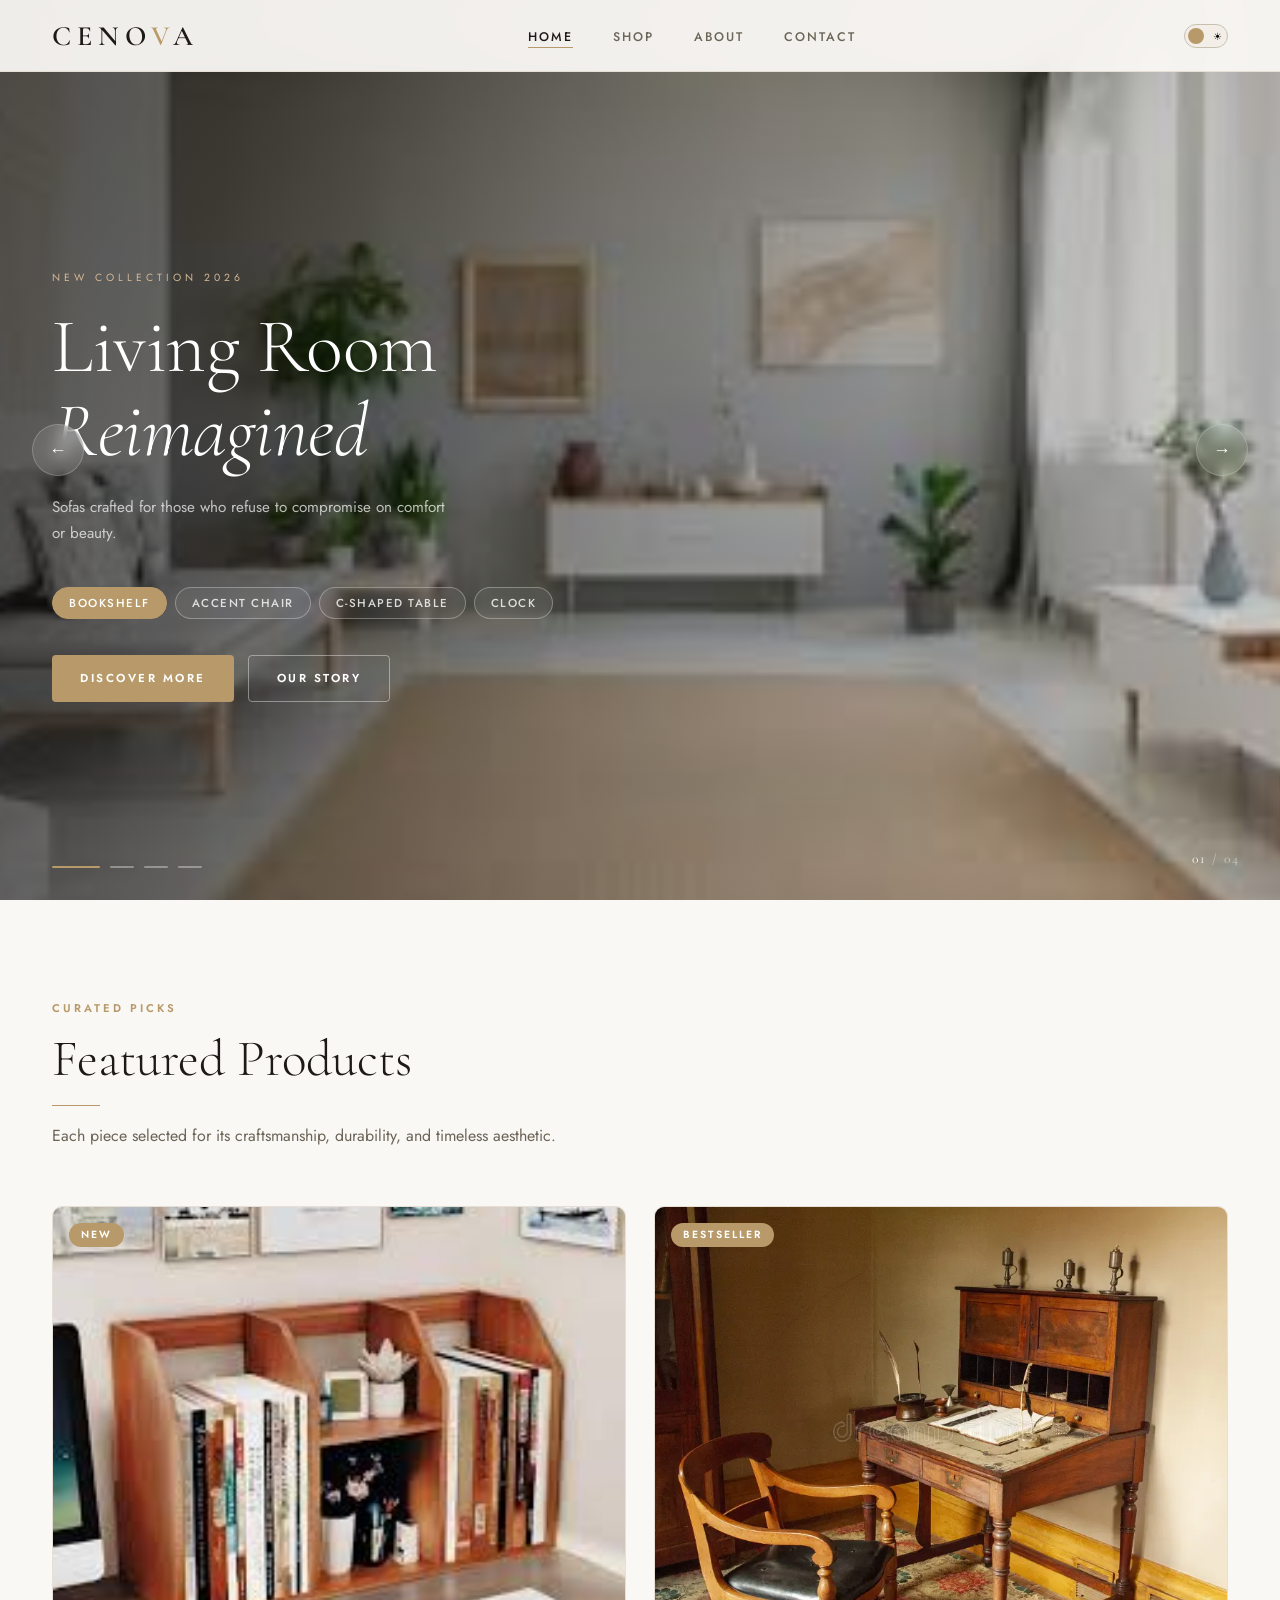
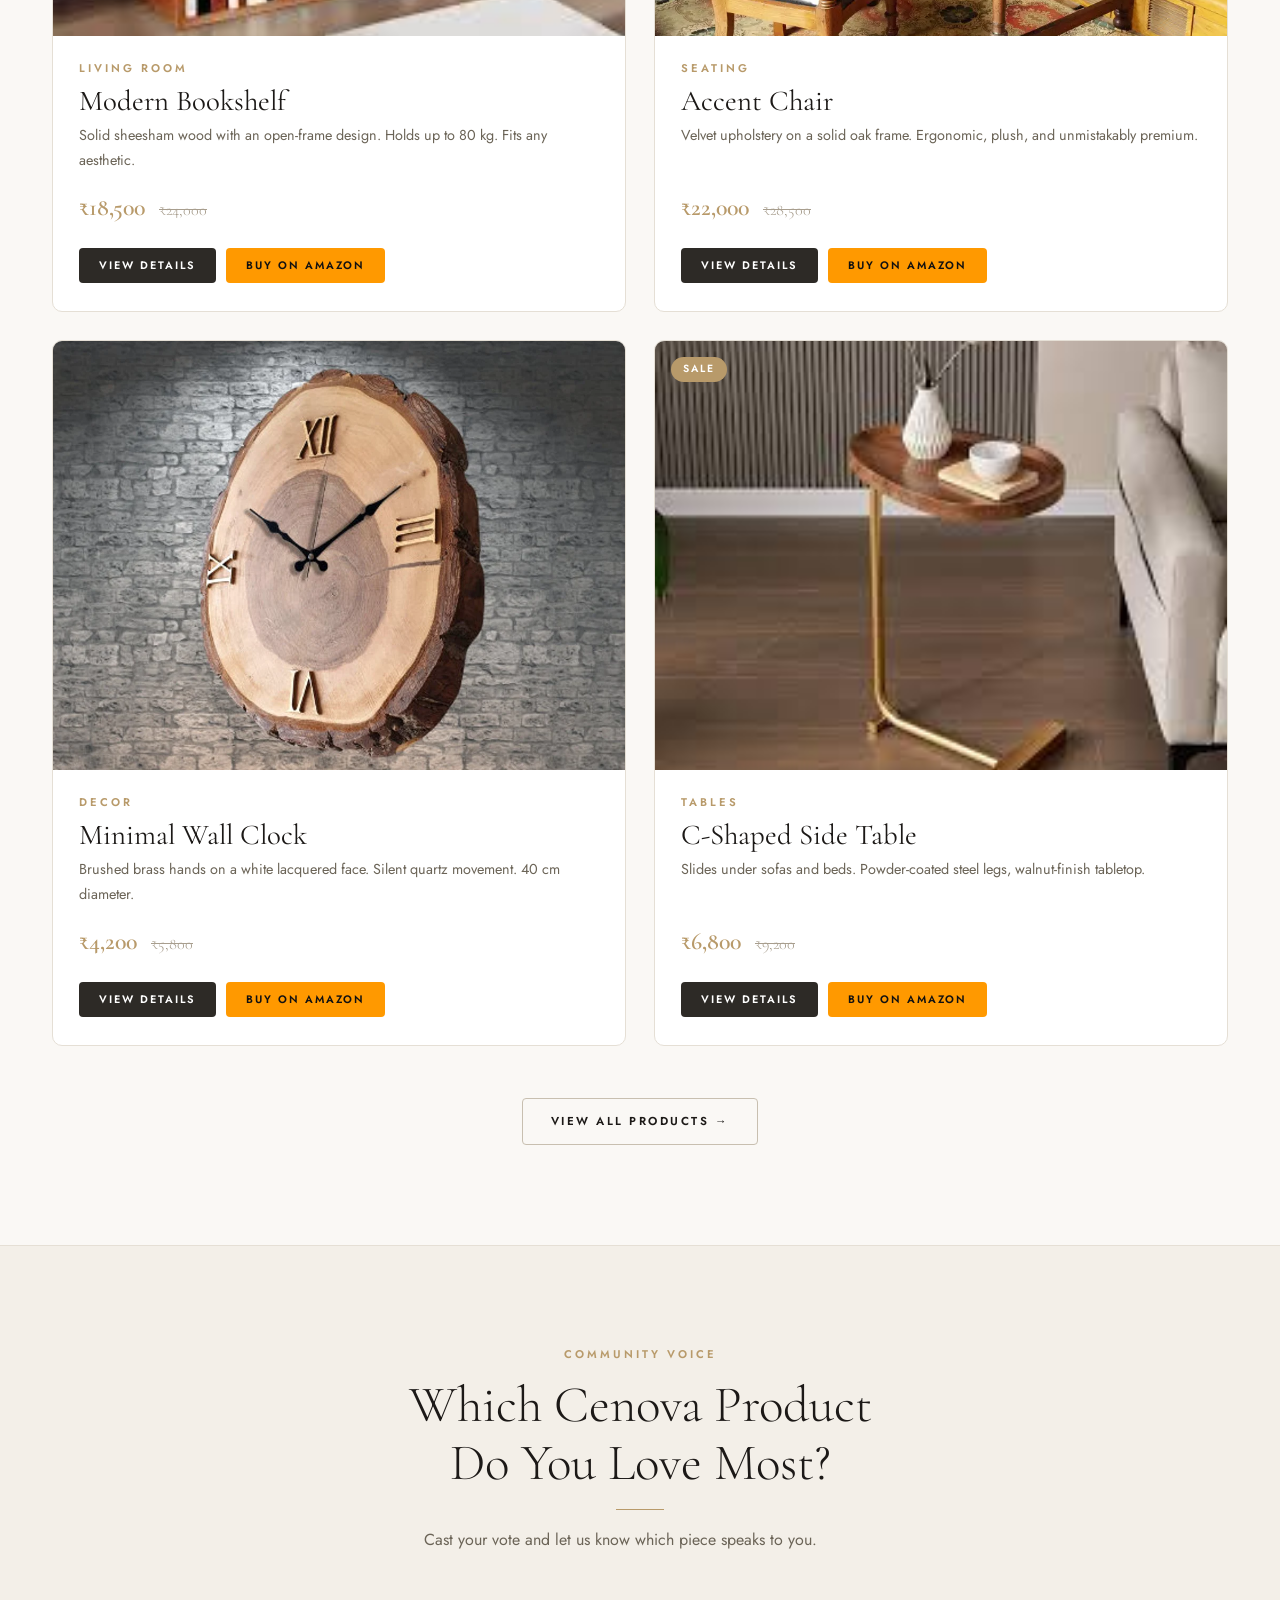
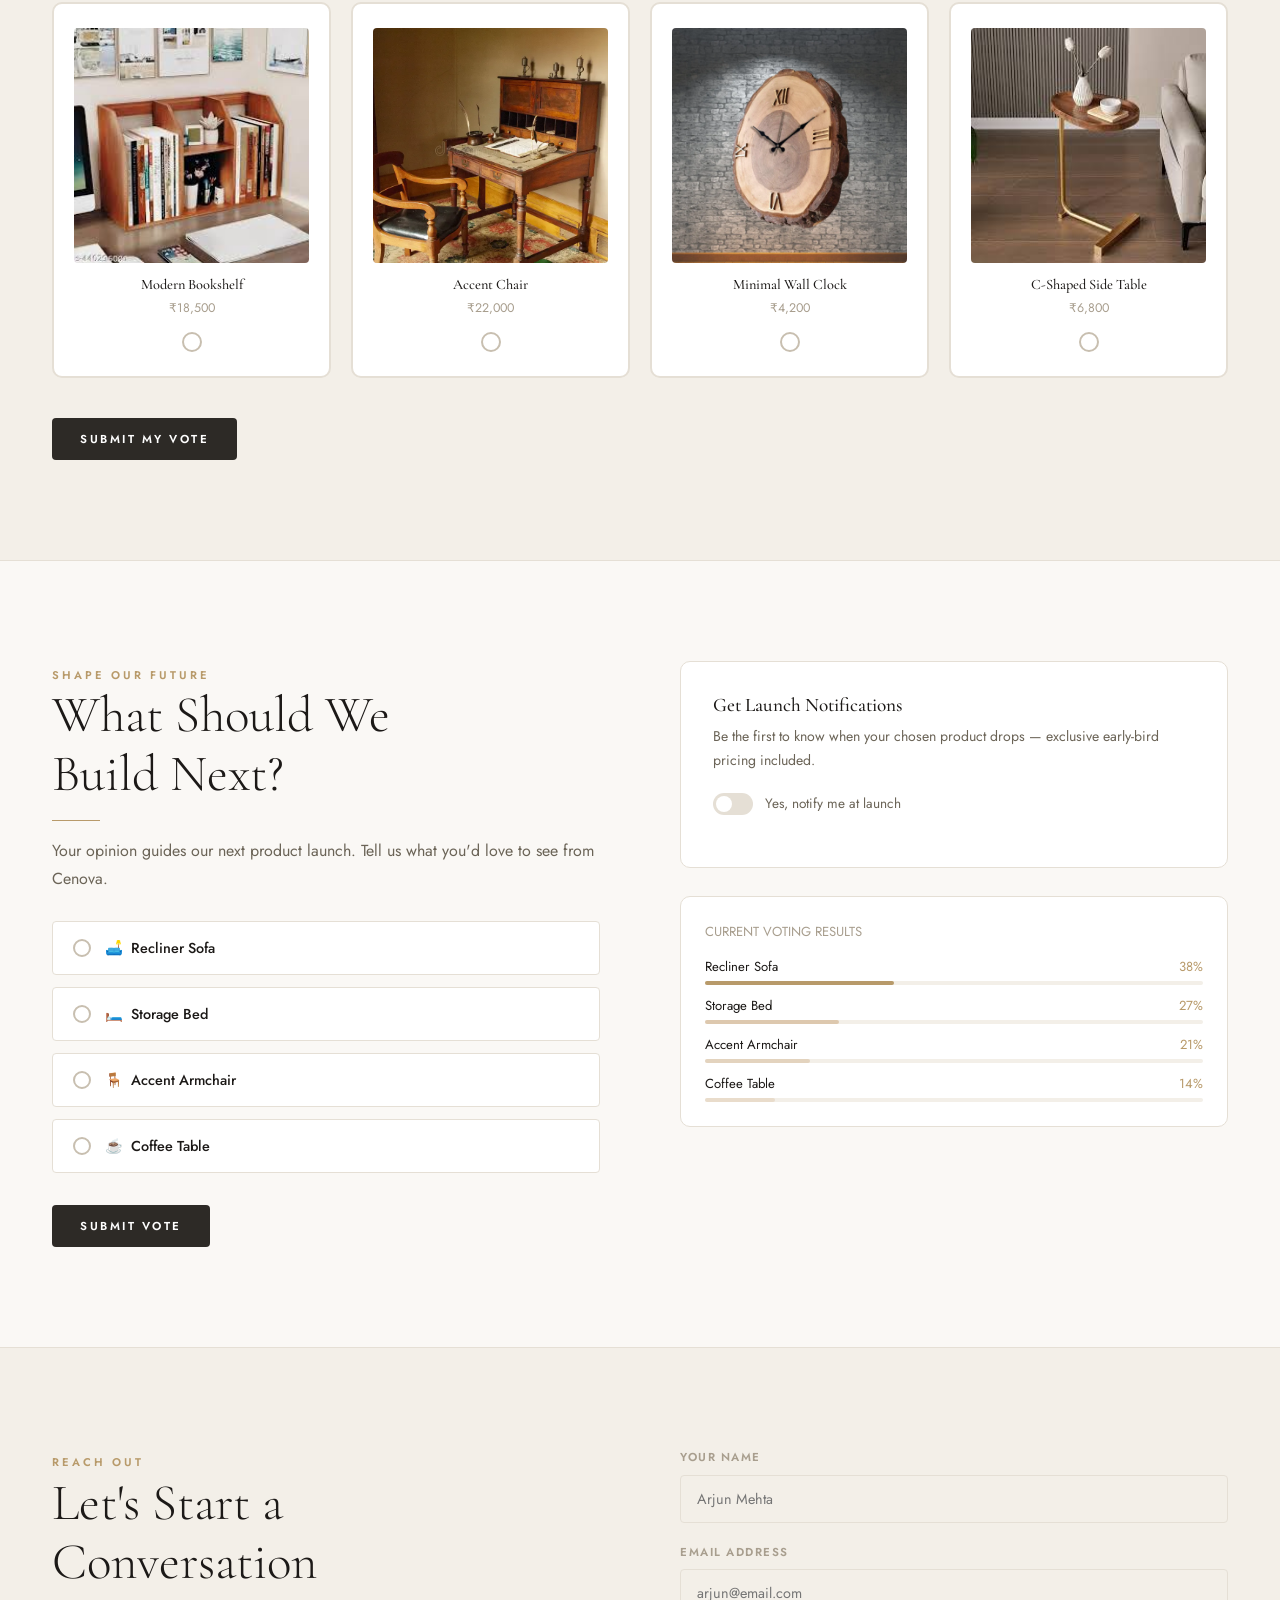
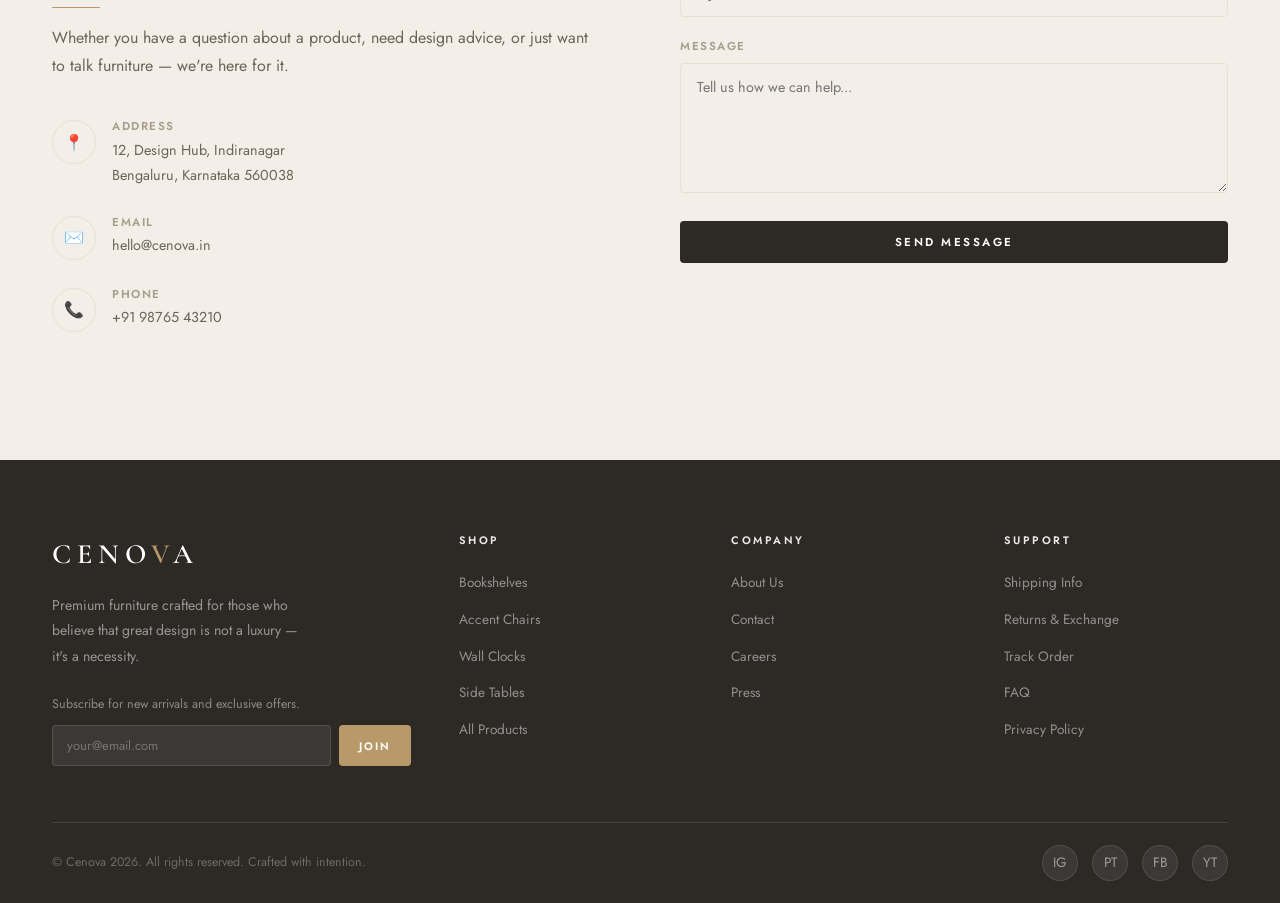
<file: index.html>
<!DOCTYPE html>
<html lang="en">
<head>
  <meta charset="UTF-8"/>
  <meta name="viewport" content="width=device-width, initial-scale=1.0"/>
  <title>Cenova — Premium Furniture</title>
  <meta name="description" content="Cenova crafts premium furniture that transforms houses into homes."/>
  <link rel="stylesheet" href="style.css"/>
</head>
<body>

<!-- ══════════════════ HEADER ══════════════════ -->
<header class="site-header">
  <div class="container">
    <nav class="nav-inner">
      <a href="index.html" class="logo">CENO<span>V</span>A</a>

      <button class="hamburger" aria-label="Toggle menu" aria-expanded="false">
        <span></span><span></span><span></span>
      </button>

      <ul class="nav-links">
        <li><a href="index.html">Home</a></li>
        <li><a href="shop.html">Shop</a></li>
        <li><a href="about.html">About</a></li>
        <li><a href="contact.html">Contact</a></li>
      </ul>

      <div class="nav-right">
        <button class="theme-toggle" aria-label="Switch theme" aria-pressed="false">
          <span class="toggle-sun" aria-hidden="true">☀</span>
          <span class="toggle-thumb" aria-hidden="true"></span>
          <span class="toggle-moon" aria-hidden="true">☽</span>
        </button>
      </div>
    </nav>
  </div>
</header>

<!-- ══════════════════ HERO SLIDER ══════════════════ -->
<section class="hero" aria-label="Hero Showcase">

  <div class="slides-track">

    <!-- Slide 1 -->
    <div class="slide active">
      <img class="slide-img"
           src="images/hero-furniture.jpg"
           alt="Modern living room sofa"/>
      <div class="slide-overlay"></div>
      <div class="slide-content">
        <span class="slide-eyebrow">New Collection 2026</span>
        <h1 class="slide-title">Living Room<br><em>Reimagined</em></h1>
        <p class="slide-sub">Sofas crafted for those who refuse to compromise on comfort or beauty.</p>
        <div class="slide-cats">
          <span class="cat-tag active-cat">Bookshelf</span>
          <span class="cat-tag">Accent Chair</span>
          <span class="cat-tag">C-Shaped Table</span>
          <span class="cat-tag">Clock</span>
        </div>
        <div class="slide-actions">
          <a href="shop.html" class="btn btn-gold">Discover More</a>
          <a href="about.html" class="btn btn-outline" style="color:#fff;border-color:rgba(255,255,255,0.4);">Our Story</a>
        </div>
      </div>
    </div>

    <!-- Slide 2 -->
    <div class="slide">
      <img class="slide-img"
           src="images/house.jpg"
           alt="Elegant bedroom furniture"/>
      <div class="slide-overlay"></div>
      <div class="slide-content">
        <span class="slide-eyebrow">Bedroom Sanctuary</span>
        <h1 class="slide-title">Rest in<br><em>Absolute Luxury</em></h1>
        <p class="slide-sub">Bed frames and wardrobes built to outlast trends, seasons, and time.</p>
        <div class="slide-cats">
          <span class="cat-tag">Bookshelf</span>
          <span class="cat-tag active-cat">Accent Chair</span>
          <span class="cat-tag">C-Shaped Table</span>
          <span class="cat-tag">Clock</span>
        </div>
        <div class="slide-actions">
          <a href="shop.html" class="btn btn-gold">Discover More</a>
        </div>
      </div>
    </div>

    <!-- Slide 3 -->
    <div class="slide">
      <img class="slide-img"
           src="images/c-shaped-table.jpg"
           alt="Dining table and chairs"/>
      <div class="slide-overlay"></div>
      <div class="slide-content">
        <span class="slide-eyebrow">Dining Collection</span>
        <h1 class="slide-title">Gather Around<br><em>Great Design</em></h1>
        <p class="slide-sub">Dining tables and chairs where every meal becomes an occasion.</p>
        <div class="slide-cats">
          <span class="cat-tag">Bookshelf</span>
          <span class="cat-tag">Accent Chair</span>
          <span class="cat-tag active-cat">C-Shaped Table</span>
          <span class="cat-tag">Clock</span>
        </div>
        <div class="slide-actions">
          <a href="shop.html" class="btn btn-gold">Discover More</a>
        </div>
      </div>
    </div>

    <!-- Slide 4 -->
    <div class="slide">
      <img class="slide-img"
           src="images/bookshelf.jpg"
           alt="Modern home office desk"/>
      <div class="slide-overlay"></div>
      <div class="slide-content">
        <span class="slide-eyebrow">Work & Study</span>
        <h1 class="slide-title">Workspaces That<br><em>Inspire</em></h1>
        <p class="slide-sub">Desks and shelves designed for focus, elegance, and productivity.</p>
        <div class="slide-cats">
          <span class="cat-tag active-cat">Bookshelf</span>
          <span class="cat-tag">Accent Chair</span>
          <span class="cat-tag">C-Shaped Table</span>
          <span class="cat-tag">Clock</span>
        </div>
        <div class="slide-actions">
          <a href="shop.html" class="btn btn-gold">Discover More</a>
        </div>
      </div>
    </div>

  </div><!-- /slides-track -->

  <button class="slider-arrow prev" aria-label="Previous slide">&#8592;</button>
  <button class="slider-arrow next" aria-label="Next slide">&#8594;</button>
  <div class="slider-dots" role="tablist" aria-label="Slides"></div>
  <div class="slide-counter" aria-live="polite"></div>

</section>


<!-- ══════════════════ FEATURED PRODUCTS ══════════════════ -->
<section class="section" id="products">
  <div class="container">
    <div class="section-head reveal">
      <span class="eyebrow">Curated Picks</span>
      <h2>Featured Products</h2>
      <div class="divider"></div>
      <p>Each piece selected for its craftsmanship, durability, and timeless aesthetic.</p>
    </div>

    <div class="products-grid">

      <!-- Product 1 -->
      <article class="product-card reveal reveal-delay-1">
        <div class="card-img-wrap">
          <img src="images/bookshelf.jpg"
               alt="Modern Bookshelf" loading="lazy"/>
          <span class="card-badge">New</span>
        </div>
        <div class="card-body">
          <span class="eyebrow">Living Room</span>
          <h3>Modern Bookshelf</h3>
          <p>Solid sheesham wood with an open-frame design. Holds up to 80 kg. Fits any aesthetic.</p>
          <div class="card-price">₹18,500 <del>₹24,000</del></div>
          <div class="card-btns">
            <a href="bookshelf.html" class="btn btn-primary btn-sm">View Details</a>
            <a href="https://amazon.in" target="_blank" rel="noopener" class="btn btn-amazon btn-sm">Buy on Amazon</a>
          </div>
        </div>
      </article>

      <!-- Product 2 -->
      <article class="product-card reveal reveal-delay-2">
        <div class="card-img-wrap">
          <img src="images/chair.jpg"
               alt="Accent Chair" loading="lazy"/>
          <span class="card-badge">Bestseller</span>
        </div>
        <div class="card-body">
          <span class="eyebrow">Seating</span>
          <h3>Accent Chair</h3>
          <p>Velvet upholstery on a solid oak frame. Ergonomic, plush, and unmistakably premium.</p>
          <div class="card-price">₹22,000 <del>₹28,500</del></div>
          <div class="card-btns">
            <a href="chair.html" class="btn btn-primary btn-sm">View Details</a>
            <a href="https://amazon.in" target="_blank" rel="noopener" class="btn btn-amazon btn-sm">Buy on Amazon</a>
          </div>
        </div>
      </article>

      <!-- Product 3 -->
      <article class="product-card reveal reveal-delay-3">
        <div class="card-img-wrap">
          <img src="images/clock.jpg"
               alt="Minimal Wall Clock" loading="lazy"/>
        </div>
        <div class="card-body">
          <span class="eyebrow">Decor</span>
          <h3>Minimal Wall Clock</h3>
          <p>Brushed brass hands on a white lacquered face. Silent quartz movement. 40 cm diameter.</p>
          <div class="card-price">₹4,200 <del>₹5,800</del></div>
          <div class="card-btns">
            <a href="clock.html" class="btn btn-primary btn-sm">View Details</a>
            <a href="https://amazon.in" target="_blank" rel="noopener" class="btn btn-amazon btn-sm">Buy on Amazon</a>
          </div>
        </div>
      </article>

      <!-- Product 4 -->
      <article class="product-card reveal reveal-delay-4">
        <div class="card-img-wrap">
          <img src="images/c-shaped-table.jpg"
               alt="C-Shaped Side Table" loading="lazy"/>
          <span class="card-badge">Sale</span>
        </div>
        <div class="card-body">
          <span class="eyebrow">Tables</span>
          <h3>C-Shaped Side Table</h3>
          <p>Slides under sofas and beds. Powder-coated steel legs, walnut-finish tabletop.</p>
          <div class="card-price">₹6,800 <del>₹9,200</del></div>
          <div class="card-btns">
            <a href="table.html" class="btn btn-primary btn-sm">View Details</a>
            <a href="https://amazon.in" target="_blank" rel="noopener" class="btn btn-amazon btn-sm">Buy on Amazon</a>
          </div>
        </div>
      </article>

    </div><!-- /products-grid -->

    <div style="text-align:center;margin-top:52px;" class="reveal">
      <a href="shop.html" class="btn btn-outline">View All Products &rarr;</a>
    </div>
  </div>
</section>


<!-- ══════════════════ CUSTOMER FAVORITE ══════════════════ -->
<section class="section favorite-section" id="vote">
  <div class="container">
    <div class="section-head reveal" style="text-align:center;max-width:560px;margin:0 auto 0;">
      <span class="eyebrow">Community Voice</span>
      <h2>Which Cenova Product<br>Do You Love Most?</h2>
      <div class="divider" style="margin:16px auto;"></div>
      <p>Cast your vote and let us know which piece speaks to you.</p>
    </div>

    <div class="vote-grid">

      <div class="vote-card" data-product="Modern Bookshelf">
        <img src="images/bookshelf.jpg"
             alt="Bookshelf" loading="lazy"/>
        <h4>Modern Bookshelf</h4>
        <p>₹18,500</p>
        <div class="vote-radio"></div>
      </div>

      <div class="vote-card" data-product="Accent Chair">
        <img src="images/chair.jpg"
             alt="Accent Chair" loading="lazy"/>
        <h4>Accent Chair</h4>
        <p>₹22,000</p>
        <div class="vote-radio"></div>
      </div>

      <div class="vote-card" data-product="Minimal Clock">
        <img src="images/clock.jpg"
             alt="Wall Clock" loading="lazy"/>
        <h4>Minimal Wall Clock</h4>
        <p>₹4,200</p>
        <div class="vote-radio"></div>
      </div>

      <div class="vote-card" data-product="C-Shaped Table">
        <img src="images/c-shaped-table.jpg"
             alt="C-Shaped Table" loading="lazy"/>
        <h4>C-Shaped Side Table</h4>
        <p>₹6,800</p>
        <div class="vote-radio"></div>
      </div>

    </div>

    <div class="vote-actions reveal">
      <button class="btn btn-primary" id="vote-submit">Submit My Vote</button>
      <span class="vote-result" id="vote-result"></span>
    </div>
  </div>
</section>


<!-- ══════════════════ FUTURE PRODUCT VOTE ══════════════════ -->
<section class="section" id="future">
  <div class="container">
    <div class="future-inner">

      <div class="reveal">
        <span class="eyebrow">Shape Our Future</span>
        <h2>What Should We<br>Build Next?</h2>
        <div class="divider"></div>
        <p>Your opinion guides our next product launch. Tell us what you'd love to see from Cenova.</p>

        <div class="future-options">
          <button class="future-option" data-product="Recliner Sofa">
            <span class="option-dot"></span>
            <span class="option-label">🛋️ &nbsp;Recliner Sofa</span>
          </button>
          <button class="future-option" data-product="Storage Bed">
            <span class="option-dot"></span>
            <span class="option-label">🛏️ &nbsp;Storage Bed</span>
          </button>
          <button class="future-option" data-product="Accent Armchair">
            <span class="option-dot"></span>
            <span class="option-label">🪑 &nbsp;Accent Armchair</span>
          </button>
          <button class="future-option" data-product="Coffee Table">
            <span class="option-dot"></span>
            <span class="option-label">☕ &nbsp;Coffee Table</span>
          </button>
        </div>

        <div style="display:flex;gap:14px;align-items:center;flex-wrap:wrap;">
          <button class="btn btn-primary" id="future-submit">Submit Vote</button>
          <span class="vote-result" id="future-result" style="display:none;"></span>
        </div>
      </div>

      <div class="reveal reveal-delay-2">
        <div class="notify-card">
          <h4>Get Launch Notifications</h4>
          <p>Be the first to know when your chosen product drops — exclusive early-bird pricing included.</p>

          <label class="notify-toggle-wrap">
            <input type="checkbox" id="notify-check"/>
            <span class="notify-switch"></span>
            <span class="notify-label">Yes, notify me at launch</span>
          </label>

          <div class="email-input-wrap" id="email-wrap" style="display:none;">
            <input type="email" placeholder="your@email.com" aria-label="Email address"/>
            <button class="btn btn-gold btn-sm">Notify Me</button>
          </div>
        </div>

        <div style="margin-top:28px;padding:24px;border:1px solid var(--border);border-radius:var(--radius-md);background:var(--bg-card);">
          <p style="font-size:0.82rem;color:var(--text-muted);margin-bottom:12px;">CURRENT VOTING RESULTS</p>
          <div style="display:flex;flex-direction:column;gap:10px;">
            <div>
              <div style="display:flex;justify-content:space-between;font-size:0.82rem;margin-bottom:4px;"><span>Recliner Sofa</span><span style="color:var(--gold);">38%</span></div>
              <div style="height:4px;background:var(--bg-alt);border-radius:2px;"><div style="width:38%;height:100%;background:var(--gold);border-radius:2px;"></div></div>
            </div>
            <div>
              <div style="display:flex;justify-content:space-between;font-size:0.82rem;margin-bottom:4px;"><span>Storage Bed</span><span style="color:var(--gold);">27%</span></div>
              <div style="height:4px;background:var(--bg-alt);border-radius:2px;"><div style="width:27%;height:100%;background:var(--gold-light);border-radius:2px;opacity:0.7;"></div></div>
            </div>
            <div>
              <div style="display:flex;justify-content:space-between;font-size:0.82rem;margin-bottom:4px;"><span>Accent Armchair</span><span style="color:var(--gold);">21%</span></div>
              <div style="height:4px;background:var(--bg-alt);border-radius:2px;"><div style="width:21%;height:100%;background:var(--gold-light);border-radius:2px;opacity:0.5;"></div></div>
            </div>
            <div>
              <div style="display:flex;justify-content:space-between;font-size:0.82rem;margin-bottom:4px;"><span>Coffee Table</span><span style="color:var(--gold);">14%</span></div>
              <div style="height:4px;background:var(--bg-alt);border-radius:2px;"><div style="width:14%;height:100%;background:var(--gold-light);border-radius:2px;opacity:0.35;"></div></div>
            </div>
          </div>
        </div>
      </div>

    </div>
  </div>
</section>


<!-- ══════════════════ CONTACT ══════════════════ -->
<section class="section" style="background:var(--bg-alt);border-top:1px solid var(--border);" id="contact">
  <div class="container">
    <div class="contact-inner">

      <div class="reveal">
        <span class="eyebrow">Reach Out</span>
        <h2>Let's Start a<br>Conversation</h2>
        <div class="divider"></div>
        <p style="margin-bottom:40px;">Whether you have a question about a product, need design advice, or just want to talk furniture — we're here for it.</p>

        <div class="contact-info-item">
          <div class="contact-icon">📍</div>
          <div>
            <h4>Address</h4>
            <p>12, Design Hub, Indiranagar<br>Bengaluru, Karnataka 560038</p>
          </div>
        </div>
        <div class="contact-info-item">
          <div class="contact-icon">✉️</div>
          <div>
            <h4>Email</h4>
            <p>hello@cenova.in</p>
          </div>
        </div>
        <div class="contact-info-item">
          <div class="contact-icon">📞</div>
          <div>
            <h4>Phone</h4>
            <p>+91 98765 43210</p>
          </div>
        </div>
      </div>

      <div class="reveal reveal-delay-2">
        <form id="contact-form" novalidate>
          <div class="form-group">
            <label for="cf-name">Your Name</label>
            <input type="text" id="cf-name" placeholder="Arjun Mehta" required/>
          </div>
          <div class="form-group">
            <label for="cf-email">Email Address</label>
            <input type="email" id="cf-email" placeholder="arjun@email.com" required/>
          </div>
          <div class="form-group">
            <label for="cf-msg">Message</label>
            <textarea id="cf-msg" placeholder="Tell us how we can help..." required></textarea>
          </div>
          <button type="submit" class="btn btn-primary" style="width:100%;justify-content:center;">Send Message</button>
        </form>
      </div>

    </div>
  </div>
</section>


<!-- ══════════════════ FOOTER ══════════════════ -->
<footer class="site-footer">
  <div class="container">
    <div class="footer-grid">

      <div class="footer-brand">
        <a href="index.html" class="logo">CENO<span>V</span>A</a>
        <p>Premium furniture crafted for those who believe that great design is not a luxury — it's a necessity.</p>
        <div class="footer-newsletter">
          <p>Subscribe for new arrivals and exclusive offers.</p>
          <div class="newsletter-form">
            <input type="email" placeholder="your@email.com"/>
            <button class="btn btn-gold btn-sm">Join</button>
          </div>
        </div>
      </div>

      <div class="footer-col">
        <h5>Shop</h5>
        <ul>
          <li><a href="bookshelf.html">Bookshelves</a></li>
          <li><a href="chair.html">Accent Chairs</a></li>
          <li><a href="clock.html">Wall Clocks</a></li>
          <li><a href="table.html">Side Tables</a></li>
          <li><a href="shop.html">All Products</a></li>
        </ul>
      </div>

      <div class="footer-col">
        <h5>Company</h5>
        <ul>
          <li><a href="about.html">About Us</a></li>
          <li><a href="contact.html">Contact</a></li>
          <li><a href="#">Careers</a></li>
          <li><a href="#">Press</a></li>
        </ul>
      </div>

      <div class="footer-col">
        <h5>Support</h5>
        <ul>
          <li><a href="#">Shipping Info</a></li>
          <li><a href="#">Returns & Exchange</a></li>
          <li><a href="#">Track Order</a></li>
          <li><a href="#">FAQ</a></li>
          <li><a href="#">Privacy Policy</a></li>
        </ul>
      </div>

    </div>

    <div class="footer-bottom">
      <p>© Cenova 2026. All rights reserved. Crafted with intention.</p>
      <div class="social-links">
        <a href="#" aria-label="Instagram">IG</a>
        <a href="#" aria-label="Pinterest">PT</a>
        <a href="#" aria-label="Facebook">FB</a>
        <a href="#" aria-label="YouTube">YT</a>
      </div>
    </div>
  </div>
</footer>

<script src="script.js"></script>
</body>
</html>
</file>
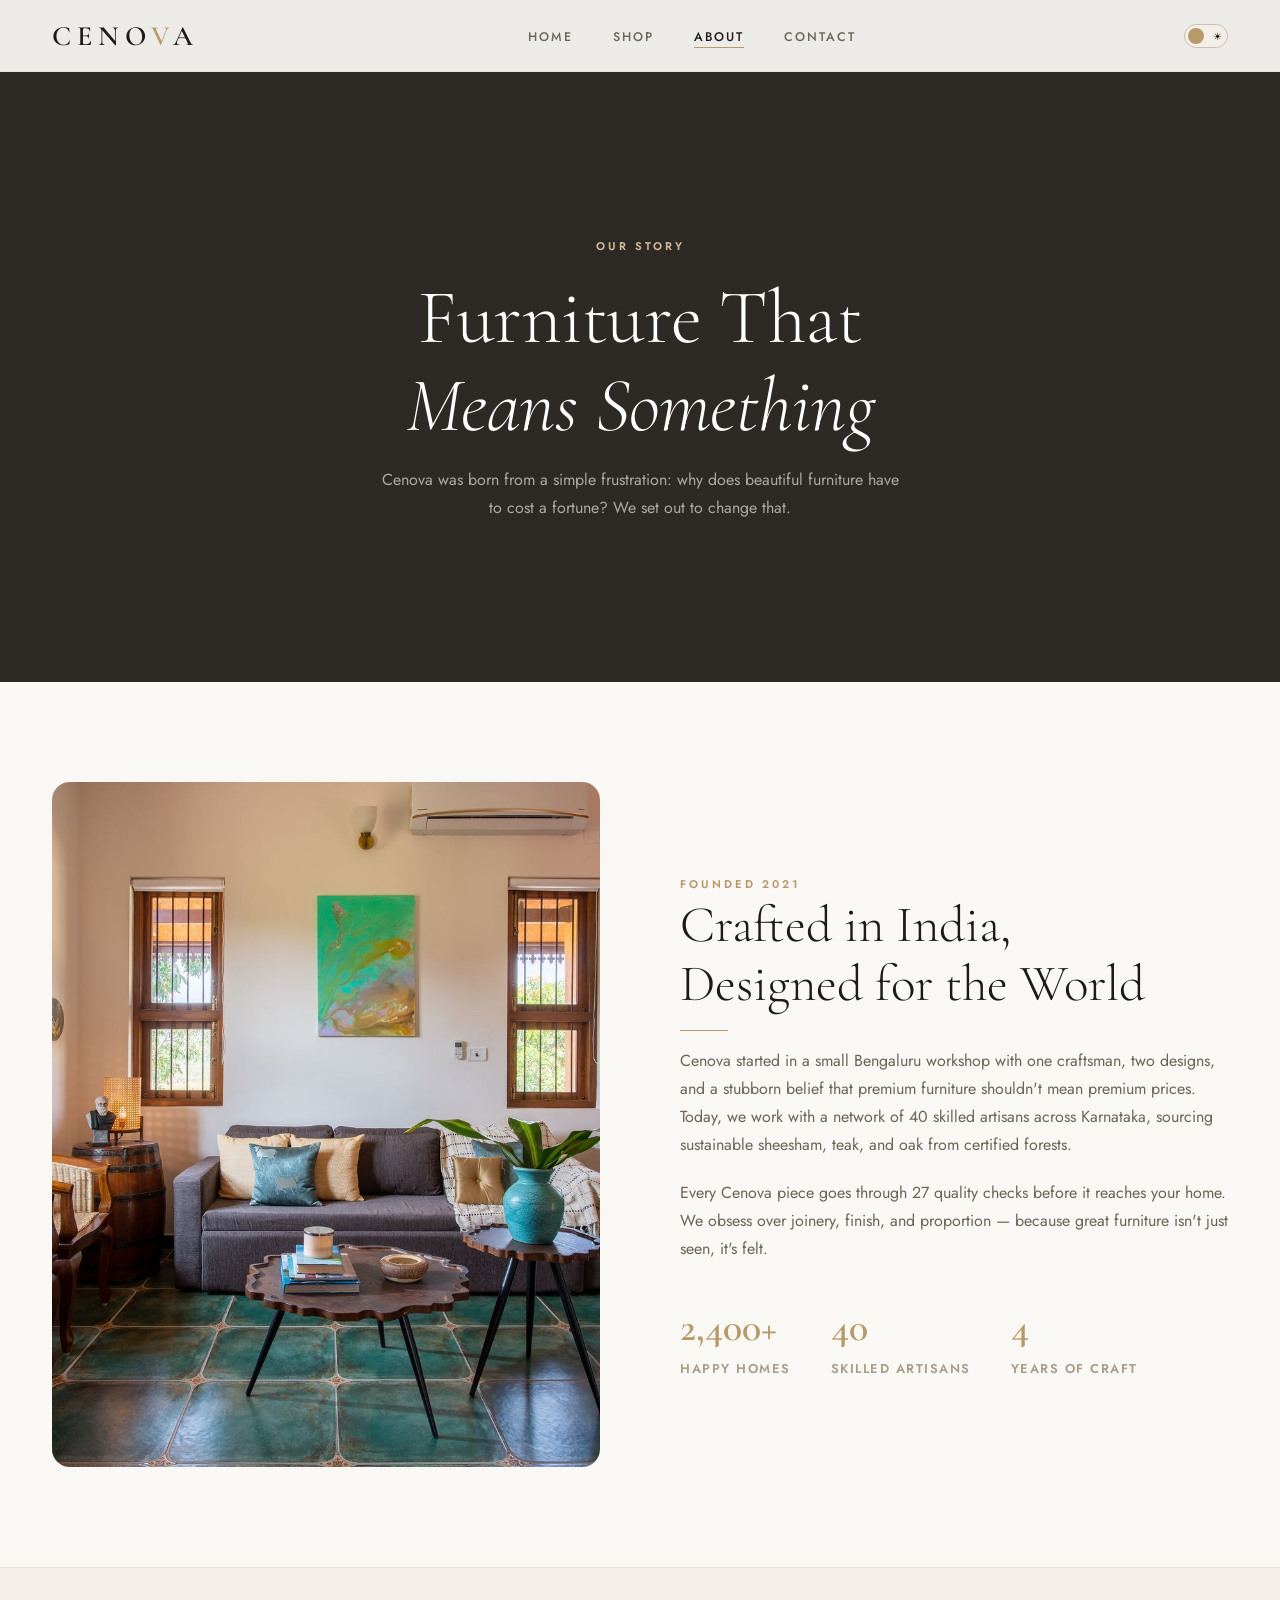
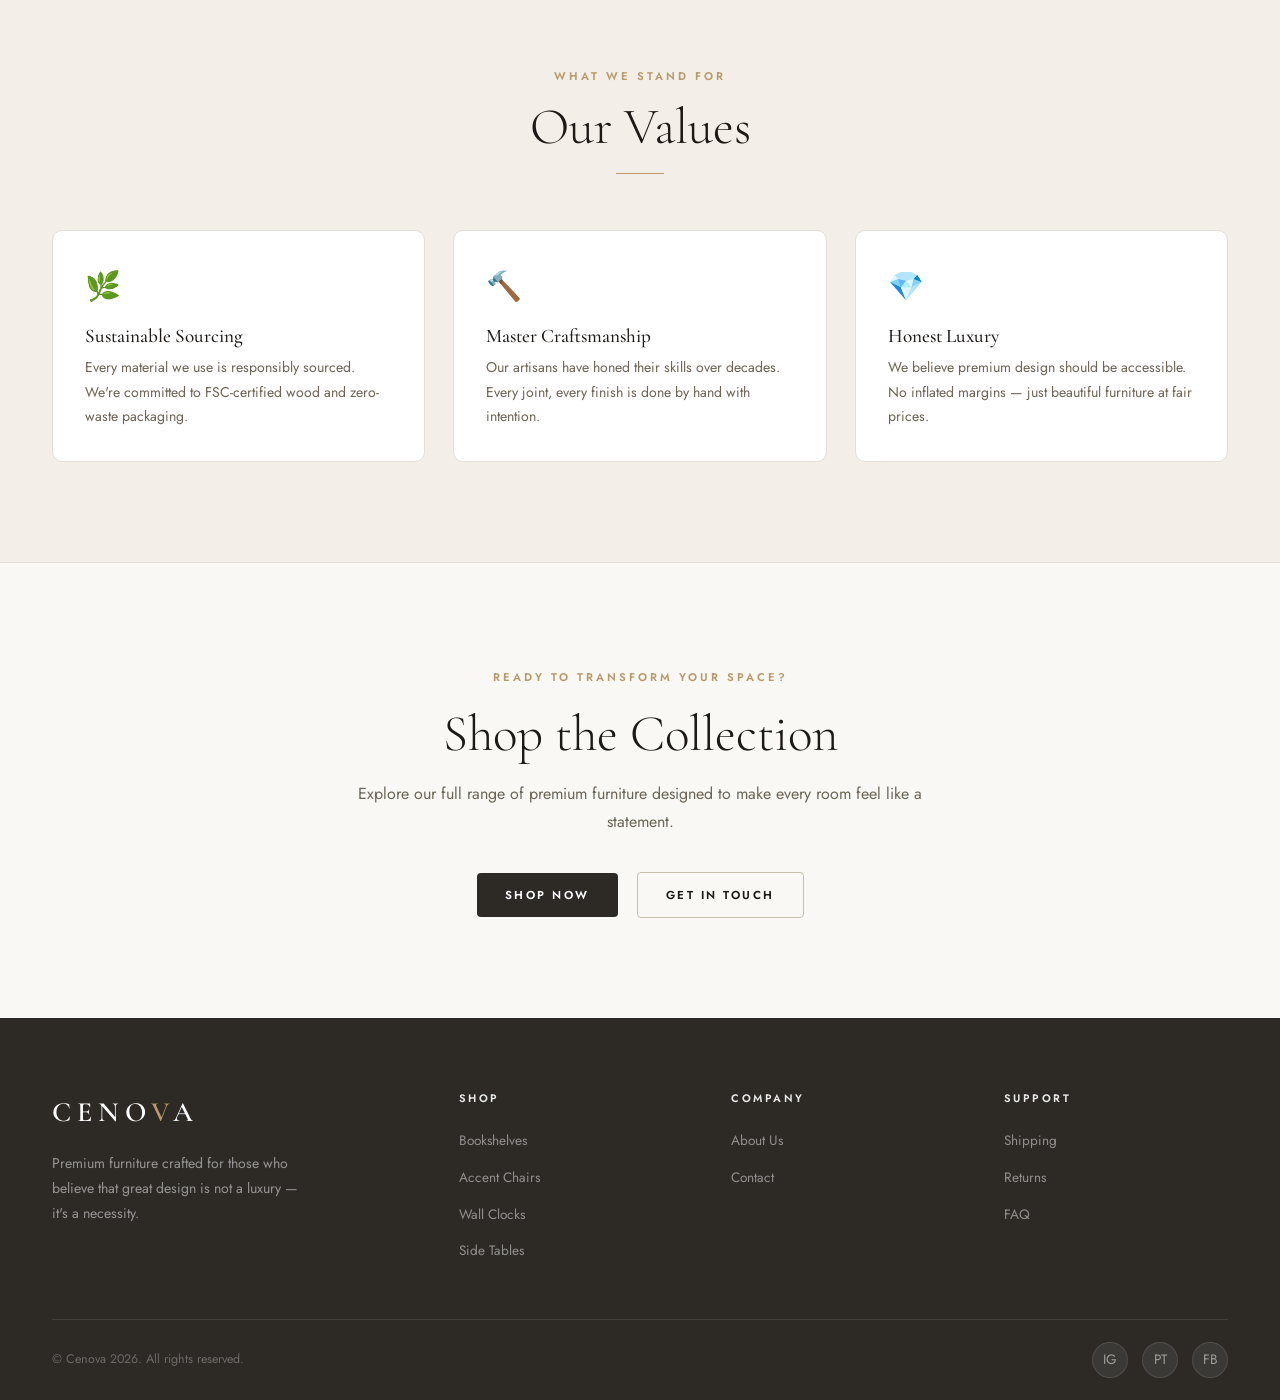
<file: about.html>
<!DOCTYPE html>
<html lang="en">
<head>
  <meta charset="UTF-8"/>
  <meta name="viewport" content="width=device-width, initial-scale=1.0"/>
  <title>About — Cenova</title>
  <link rel="stylesheet" href="style.css"/>
</head>
<body>

<header class="site-header">
  <div class="container">
    <nav class="nav-inner">
      <a href="index.html" class="logo">CENO<span>V</span>A</a>
      <button class="hamburger" aria-label="Toggle menu" aria-expanded="false"><span></span><span></span><span></span></button>
      <ul class="nav-links">
        <li><a href="index.html">Home</a></li>
        <li><a href="shop.html">Shop</a></li>
        <li><a href="about.html">About</a></li>
        <li><a href="contact.html">Contact</a></li>
      </ul>
      <div class="nav-right">
        <button class="theme-toggle" aria-label="Switch theme" aria-pressed="false">
          <span class="toggle-sun" aria-hidden="true">☀</span>
          <span class="toggle-thumb" aria-hidden="true"></span>
          <span class="toggle-moon" aria-hidden="true">☽</span>
        </button>
      </div>
    </nav>
  </div>
</header>

<div class="about-hero">
  <div class="container" style="padding:80px 32px;">
    <span class="eyebrow reveal" style="color:var(--gold-light);">Our Story</span>
    <h1 class="reveal reveal-delay-1" style="margin:16px 0;">Furniture That<br><em>Means Something</em></h1>
    <p class="reveal reveal-delay-2" style="max-width:520px;margin:0 auto;color:rgba(255,255,255,0.6);">
      Cenova was born from a simple frustration: why does beautiful furniture have to cost a fortune? 
      We set out to change that.
    </p>
  </div>
</div>

<section class="section">
  <div class="container">
    <div class="about-story">
      <img src="images/house.jpg"
           alt="Cenova workshop" class="reveal" style="border-radius:var(--radius-lg);"/>
      <div class="reveal reveal-delay-2">
        <span class="eyebrow">Founded 2021</span>
        <h2>Crafted in India,<br>Designed for the World</h2>
        <div class="divider"></div>
        <p style="margin-bottom:20px;">
          Cenova started in a small Bengaluru workshop with one craftsman, two designs, and a stubborn belief that 
          premium furniture shouldn't mean premium prices. Today, we work with a network of 40 skilled artisans 
          across Karnataka, sourcing sustainable sheesham, teak, and oak from certified forests.
        </p>
        <p style="margin-bottom:32px;">
          Every Cenova piece goes through 27 quality checks before it reaches your home. We obsess over 
          joinery, finish, and proportion — because great furniture isn't just seen, it's felt.
        </p>
        <div style="display:flex;gap:40px;flex-wrap:wrap;">
          <div>
            <div style="font-family:'Cormorant Garamond',serif;font-size:2.5rem;color:var(--gold);font-weight:600;">2,400+</div>
            <div style="font-size:0.8rem;text-transform:uppercase;letter-spacing:1.5px;color:var(--text-muted);font-weight:600;">Happy Homes</div>
          </div>
          <div>
            <div style="font-family:'Cormorant Garamond',serif;font-size:2.5rem;color:var(--gold);font-weight:600;">40</div>
            <div style="font-size:0.8rem;text-transform:uppercase;letter-spacing:1.5px;color:var(--text-muted);font-weight:600;">Skilled Artisans</div>
          </div>
          <div>
            <div style="font-family:'Cormorant Garamond',serif;font-size:2.5rem;color:var(--gold);font-weight:600;">4</div>
            <div style="font-size:0.8rem;text-transform:uppercase;letter-spacing:1.5px;color:var(--text-muted);font-weight:600;">Years of Craft</div>
          </div>
        </div>
      </div>
    </div>
  </div>
</section>

<section class="section" style="background:var(--bg-alt);border-top:1px solid var(--border);border-bottom:1px solid var(--border);">
  <div class="container">
    <div class="section-head reveal" style="text-align:center;max-width:520px;margin:0 auto 56px;">
      <span class="eyebrow">What We Stand For</span>
      <h2>Our Values</h2>
      <div class="divider" style="margin:16px auto;"></div>
    </div>
    <div class="values-grid">
      <div class="value-card reveal reveal-delay-1">
        <div class="value-icon">🌿</div>
        <h4>Sustainable Sourcing</h4>
        <p>Every material we use is responsibly sourced. We're committed to FSC-certified wood and zero-waste packaging.</p>
      </div>
      <div class="value-card reveal reveal-delay-2">
        <div class="value-icon">🔨</div>
        <h4>Master Craftsmanship</h4>
        <p>Our artisans have honed their skills over decades. Every joint, every finish is done by hand with intention.</p>
      </div>
      <div class="value-card reveal reveal-delay-3">
        <div class="value-icon">💎</div>
        <h4>Honest Luxury</h4>
        <p>We believe premium design should be accessible. No inflated margins — just beautiful furniture at fair prices.</p>
      </div>
    </div>
  </div>
</section>

<section class="section">
  <div class="container" style="text-align:center;max-width:640px;margin:0 auto;">
    <span class="eyebrow reveal">Ready to Transform Your Space?</span>
    <h2 class="reveal reveal-delay-1" style="margin:16px 0;">Shop the Collection</h2>
    <p class="reveal reveal-delay-2" style="margin-bottom:36px;">Explore our full range of premium furniture designed to make every room feel like a statement.</p>
    <div class="reveal reveal-delay-3">
      <a href="shop.html" class="btn btn-primary" style="margin-right:14px;">Shop Now</a>
      <a href="contact.html" class="btn btn-outline">Get in Touch</a>
    </div>
  </div>
</section>

<footer class="site-footer">
  <div class="container">
    <div class="footer-grid">
      <div class="footer-brand"><a href="index.html" class="logo">CENO<span>V</span>A</a><p>Premium furniture crafted for those who believe that great design is not a luxury — it's a necessity.</p></div>
      <div class="footer-col"><h5>Shop</h5><ul><li><a href="bookshelf.html">Bookshelves</a></li><li><a href="chair.html">Accent Chairs</a></li><li><a href="clock.html">Wall Clocks</a></li><li><a href="table.html">Side Tables</a></li></ul></div>
      <div class="footer-col"><h5>Company</h5><ul><li><a href="about.html">About Us</a></li><li><a href="contact.html">Contact</a></li></ul></div>
      <div class="footer-col"><h5>Support</h5><ul><li><a href="#">Shipping</a></li><li><a href="#">Returns</a></li><li><a href="#">FAQ</a></li></ul></div>
    </div>
    <div class="footer-bottom">
      <p>© Cenova 2026. All rights reserved.</p>
      <div class="social-links"><a href="#" aria-label="Instagram">IG</a><a href="#" aria-label="Pinterest">PT</a><a href="#" aria-label="Facebook">FB</a></div>
    </div>
  </div>
</footer>
<script src="script.js"></script>
</body>
</html>
</file>
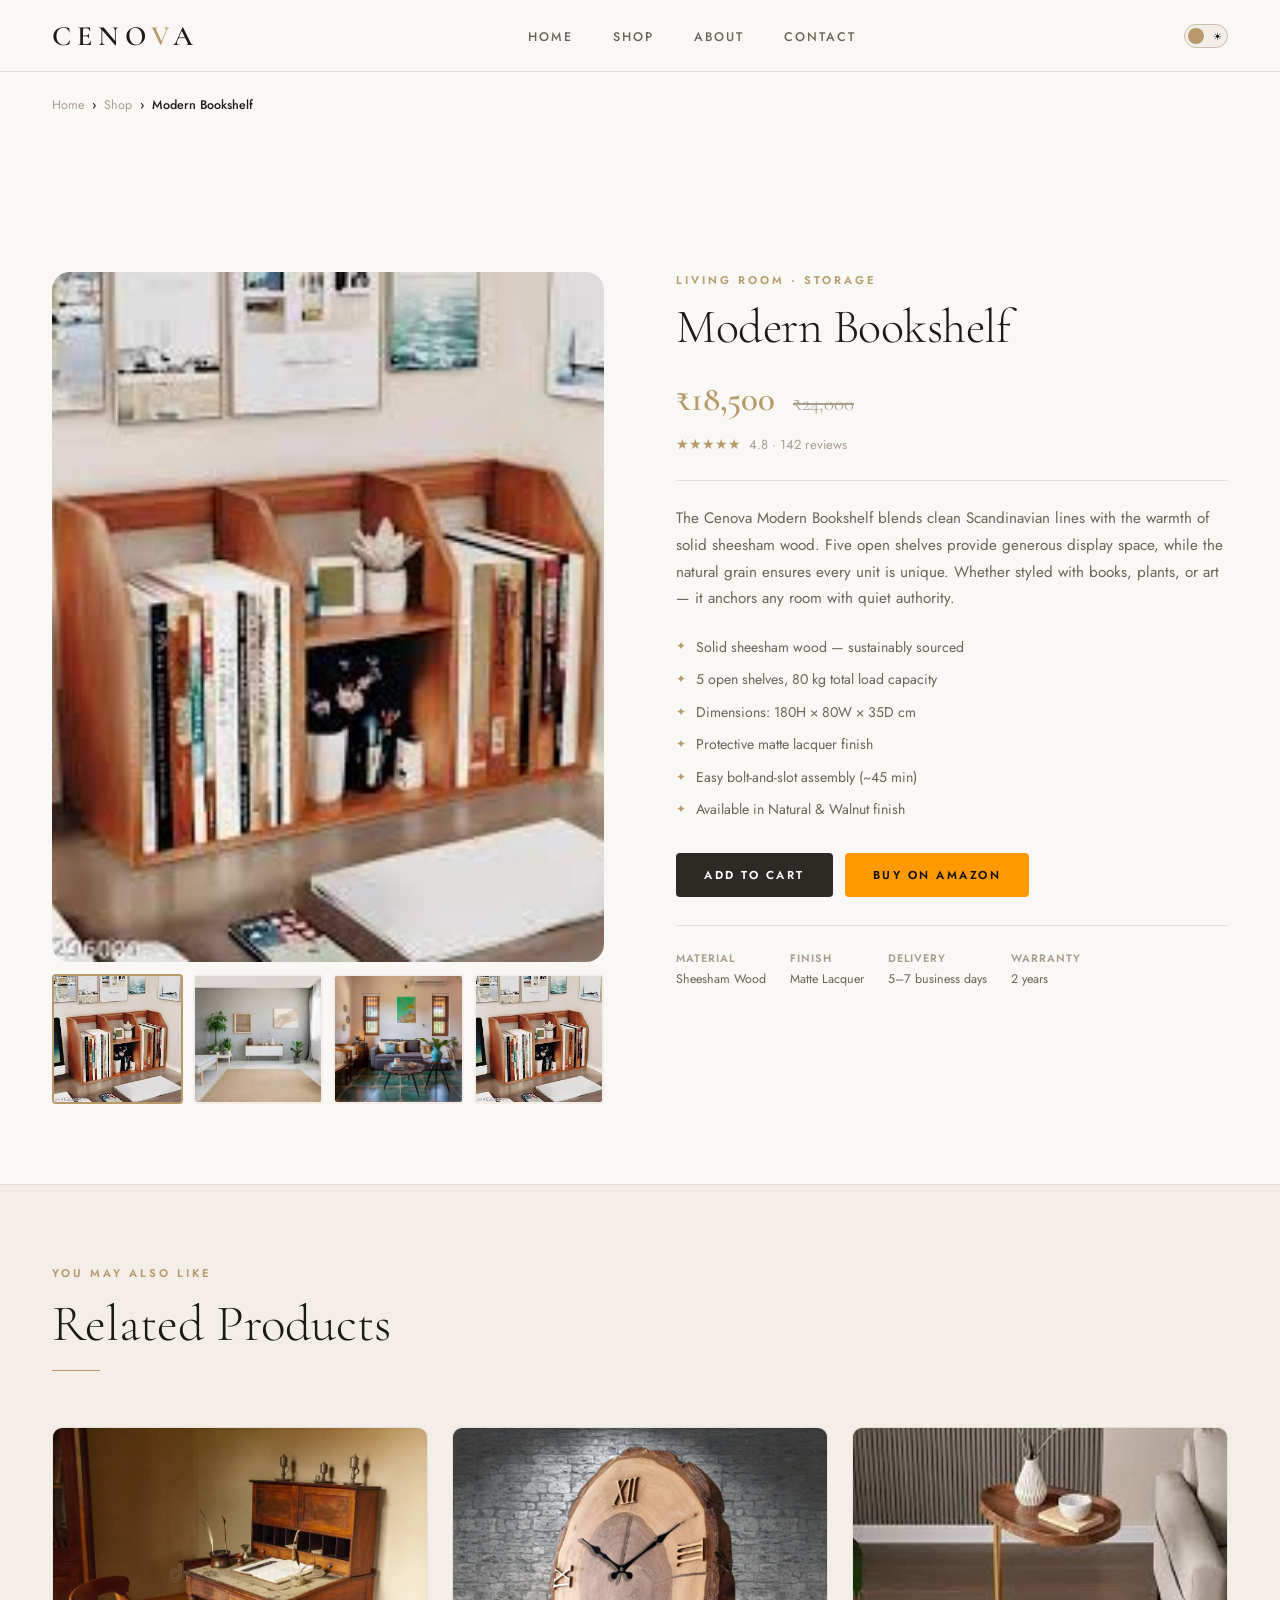
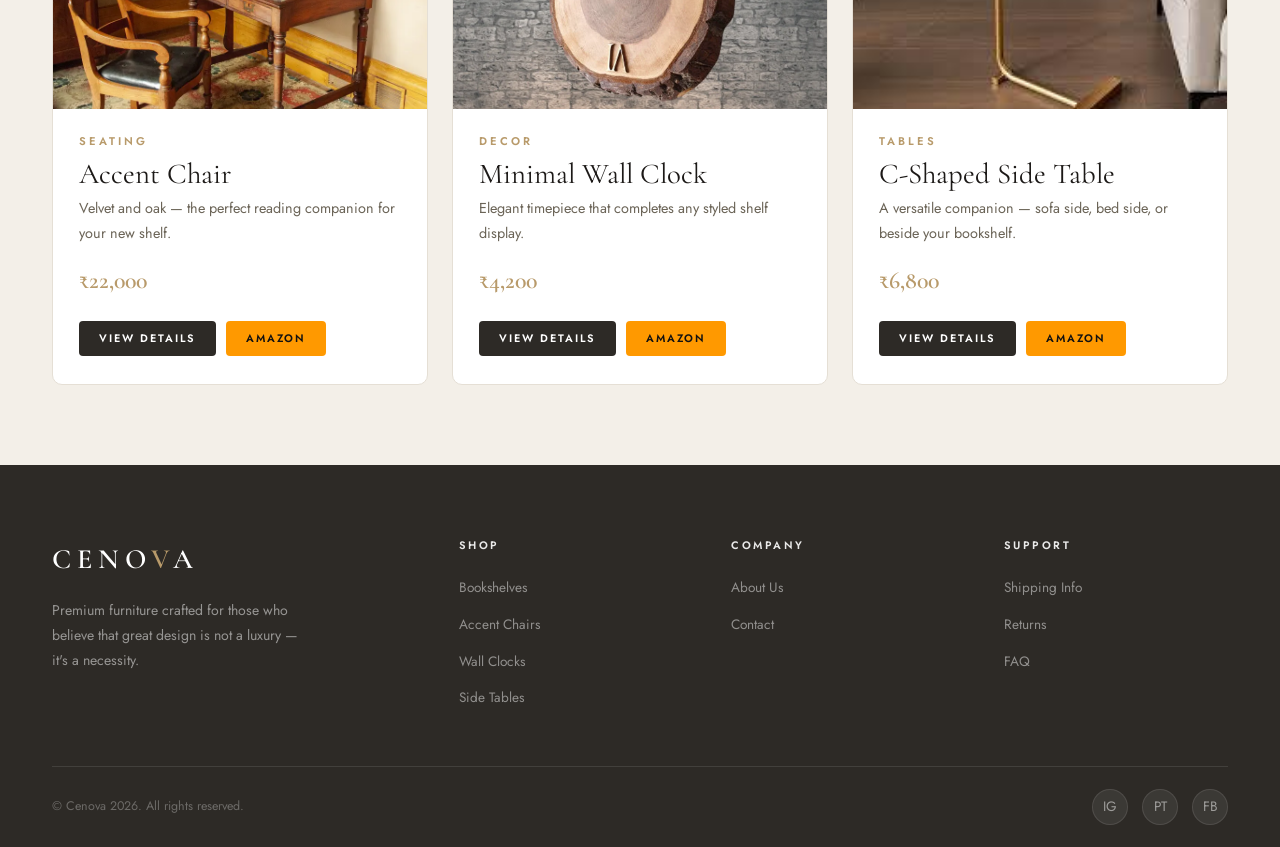
<file: bookshelf.html>
<!DOCTYPE html>
<html lang="en">
<head>
  <meta charset="UTF-8"/>
  <meta name="viewport" content="width=device-width, initial-scale=1.0"/>
  <title>Modern Bookshelf — Cenova</title>
  <link rel="stylesheet" href="style.css"/>
</head>
<body>

<header class="site-header">
  <div class="container">
    <nav class="nav-inner">
      <a href="index.html" class="logo">CENO<span>V</span>A</a>
      <button class="hamburger" aria-label="Toggle menu" aria-expanded="false">
        <span></span><span></span><span></span>
      </button>
      <ul class="nav-links">
        <li><a href="index.html">Home</a></li>
        <li><a href="shop.html">Shop</a></li>
        <li><a href="about.html">About</a></li>
        <li><a href="contact.html">Contact</a></li>
      </ul>
      <div class="nav-right">
        <button class="theme-toggle" aria-label="Switch theme" aria-pressed="false">
          <span class="toggle-sun" aria-hidden="true">☀</span>
          <span class="toggle-thumb" aria-hidden="true"></span>
          <span class="toggle-moon" aria-hidden="true">☽</span>
        </button>
      </div>
    </nav>
  </div>
</header>

<div class="container">
  <nav class="breadcrumb" aria-label="Breadcrumb">
    <a href="index.html">Home</a>
    <span class="breadcrumb-sep">›</span>
    <a href="shop.html">Shop</a>
    <span class="breadcrumb-sep">›</span>
    <span>Modern Bookshelf</span>
  </nav>
</div>

<main class="product-detail">
  <div class="container">
    <div class="detail-grid">

      <!-- Gallery -->
      <div class="reveal">
        <div class="gallery-main">
          <img src="images/bookshelf.jpg"
               alt="Modern Bookshelf — main view" id="main-gallery-img"/>
        </div>
        <div class="gallery-thumbs">
          <div class="gallery-thumb active">
            <img src="images/bookshelf.jpg" alt="View 1"/>
          </div>
          <div class="gallery-thumb">
            <img src="images/hero-furniture.jpg" alt="View 2"/>
          </div>
          <div class="gallery-thumb">
            <img src="images/house.jpg" alt="View 3"/>
          </div>
          <div class="gallery-thumb">
            <img src="images/bookshelf.jpg" alt="View 4"/>
          </div>
        </div>
      </div>

      <!-- Info -->
      <div class="detail-info reveal reveal-delay-2">
        <span class="eyebrow">Living Room · Storage</span>
        <h1>Modern Bookshelf</h1>

        <div class="detail-price">
          ₹18,500 <del>₹24,000</del>
        </div>

        <div class="rating">
          <span class="stars">★★★★★</span>
          <span class="rating-count">4.8 · 142 reviews</span>
        </div>

        <div class="detail-divider"></div>

        <p class="detail-desc">
          The Cenova Modern Bookshelf blends clean Scandinavian lines with the warmth of solid sheesham wood. 
          Five open shelves provide generous display space, while the natural grain ensures every unit is unique. 
          Whether styled with books, plants, or art — it anchors any room with quiet authority.
        </p>

        <ul class="features-list">
          <li class="feature-item"><span class="feature-check">✦</span> Solid sheesham wood — sustainably sourced</li>
          <li class="feature-item"><span class="feature-check">✦</span> 5 open shelves, 80 kg total load capacity</li>
          <li class="feature-item"><span class="feature-check">✦</span> Dimensions: 180H × 80W × 35D cm</li>
          <li class="feature-item"><span class="feature-check">✦</span> Protective matte lacquer finish</li>
          <li class="feature-item"><span class="feature-check">✦</span> Easy bolt-and-slot assembly (~45 min)</li>
          <li class="feature-item"><span class="feature-check">✦</span> Available in Natural & Walnut finish</li>
        </ul>

        <div class="detail-btns">
          <button class="btn btn-primary">Add to Cart</button>
          <a href="https://amazon.in" target="_blank" rel="noopener" class="btn btn-amazon">Buy on Amazon</a>
        </div>

        <div class="detail-divider"></div>

        <div class="detail-meta">
          <div class="meta-item">
            <strong>Material</strong>
            <span>Sheesham Wood</span>
          </div>
          <div class="meta-item">
            <strong>Finish</strong>
            <span>Matte Lacquer</span>
          </div>
          <div class="meta-item">
            <strong>Delivery</strong>
            <span>5–7 business days</span>
          </div>
          <div class="meta-item">
            <strong>Warranty</strong>
            <span>2 years</span>
          </div>
        </div>
      </div>

    </div>
  </div>
</main>

<!-- Related Products -->
<section class="related">
  <div class="container">
    <div class="section-head reveal">
      <span class="eyebrow">You May Also Like</span>
      <h2>Related Products</h2>
      <div class="divider"></div>
    </div>
    <div class="related-grid">

      <article class="product-card reveal reveal-delay-1">
        <div class="card-img-wrap">
          <img src="images/chair.jpg" alt="Accent Chair" loading="lazy"/>
        </div>
        <div class="card-body">
          <span class="eyebrow">Seating</span>
          <h3>Accent Chair</h3>
          <p>Velvet and oak — the perfect reading companion for your new shelf.</p>
          <div class="card-price">₹22,000</div>
          <div class="card-btns">
            <a href="chair.html" class="btn btn-primary btn-sm">View Details</a>
            <a href="https://amazon.in" target="_blank" rel="noopener" class="btn btn-amazon btn-sm">Amazon</a>
          </div>
        </div>
      </article>

      <article class="product-card reveal reveal-delay-2">
        <div class="card-img-wrap">
          <img src="images/clock.jpg" alt="Wall Clock" loading="lazy"/>
        </div>
        <div class="card-body">
          <span class="eyebrow">Decor</span>
          <h3>Minimal Wall Clock</h3>
          <p>Elegant timepiece that completes any styled shelf display.</p>
          <div class="card-price">₹4,200</div>
          <div class="card-btns">
            <a href="clock.html" class="btn btn-primary btn-sm">View Details</a>
            <a href="https://amazon.in" target="_blank" rel="noopener" class="btn btn-amazon btn-sm">Amazon</a>
          </div>
        </div>
      </article>

      <article class="product-card reveal reveal-delay-3">
        <div class="card-img-wrap">
          <img src="images/c-shaped-table.jpg" alt="C-Shaped Table" loading="lazy"/>
        </div>
        <div class="card-body">
          <span class="eyebrow">Tables</span>
          <h3>C-Shaped Side Table</h3>
          <p>A versatile companion — sofa side, bed side, or beside your bookshelf.</p>
          <div class="card-price">₹6,800</div>
          <div class="card-btns">
            <a href="table.html" class="btn btn-primary btn-sm">View Details</a>
            <a href="https://amazon.in" target="_blank" rel="noopener" class="btn btn-amazon btn-sm">Amazon</a>
          </div>
        </div>
      </article>

    </div>
  </div>
</section>

<footer class="site-footer">
  <div class="container">
    <div class="footer-grid">
      <div class="footer-brand">
        <a href="index.html" class="logo">CENO<span>V</span>A</a>
        <p>Premium furniture crafted for those who believe that great design is not a luxury — it's a necessity.</p>
      </div>
      <div class="footer-col">
        <h5>Shop</h5>
        <ul>
          <li><a href="bookshelf.html">Bookshelves</a></li>
          <li><a href="chair.html">Accent Chairs</a></li>
          <li><a href="clock.html">Wall Clocks</a></li>
          <li><a href="table.html">Side Tables</a></li>
        </ul>
      </div>
      <div class="footer-col">
        <h5>Company</h5>
        <ul>
          <li><a href="about.html">About Us</a></li>
          <li><a href="contact.html">Contact</a></li>
        </ul>
      </div>
      <div class="footer-col">
        <h5>Support</h5>
        <ul>
          <li><a href="#">Shipping Info</a></li>
          <li><a href="#">Returns</a></li>
          <li><a href="#">FAQ</a></li>
        </ul>
      </div>
    </div>
    <div class="footer-bottom">
      <p>© Cenova 2026. All rights reserved.</p>
      <div class="social-links">
        <a href="#" aria-label="Instagram">IG</a>
        <a href="#" aria-label="Pinterest">PT</a>
        <a href="#" aria-label="Facebook">FB</a>
      </div>
    </div>
  </div>
</footer>

<script src="script.js"></script>
</body>
</html>
</file>
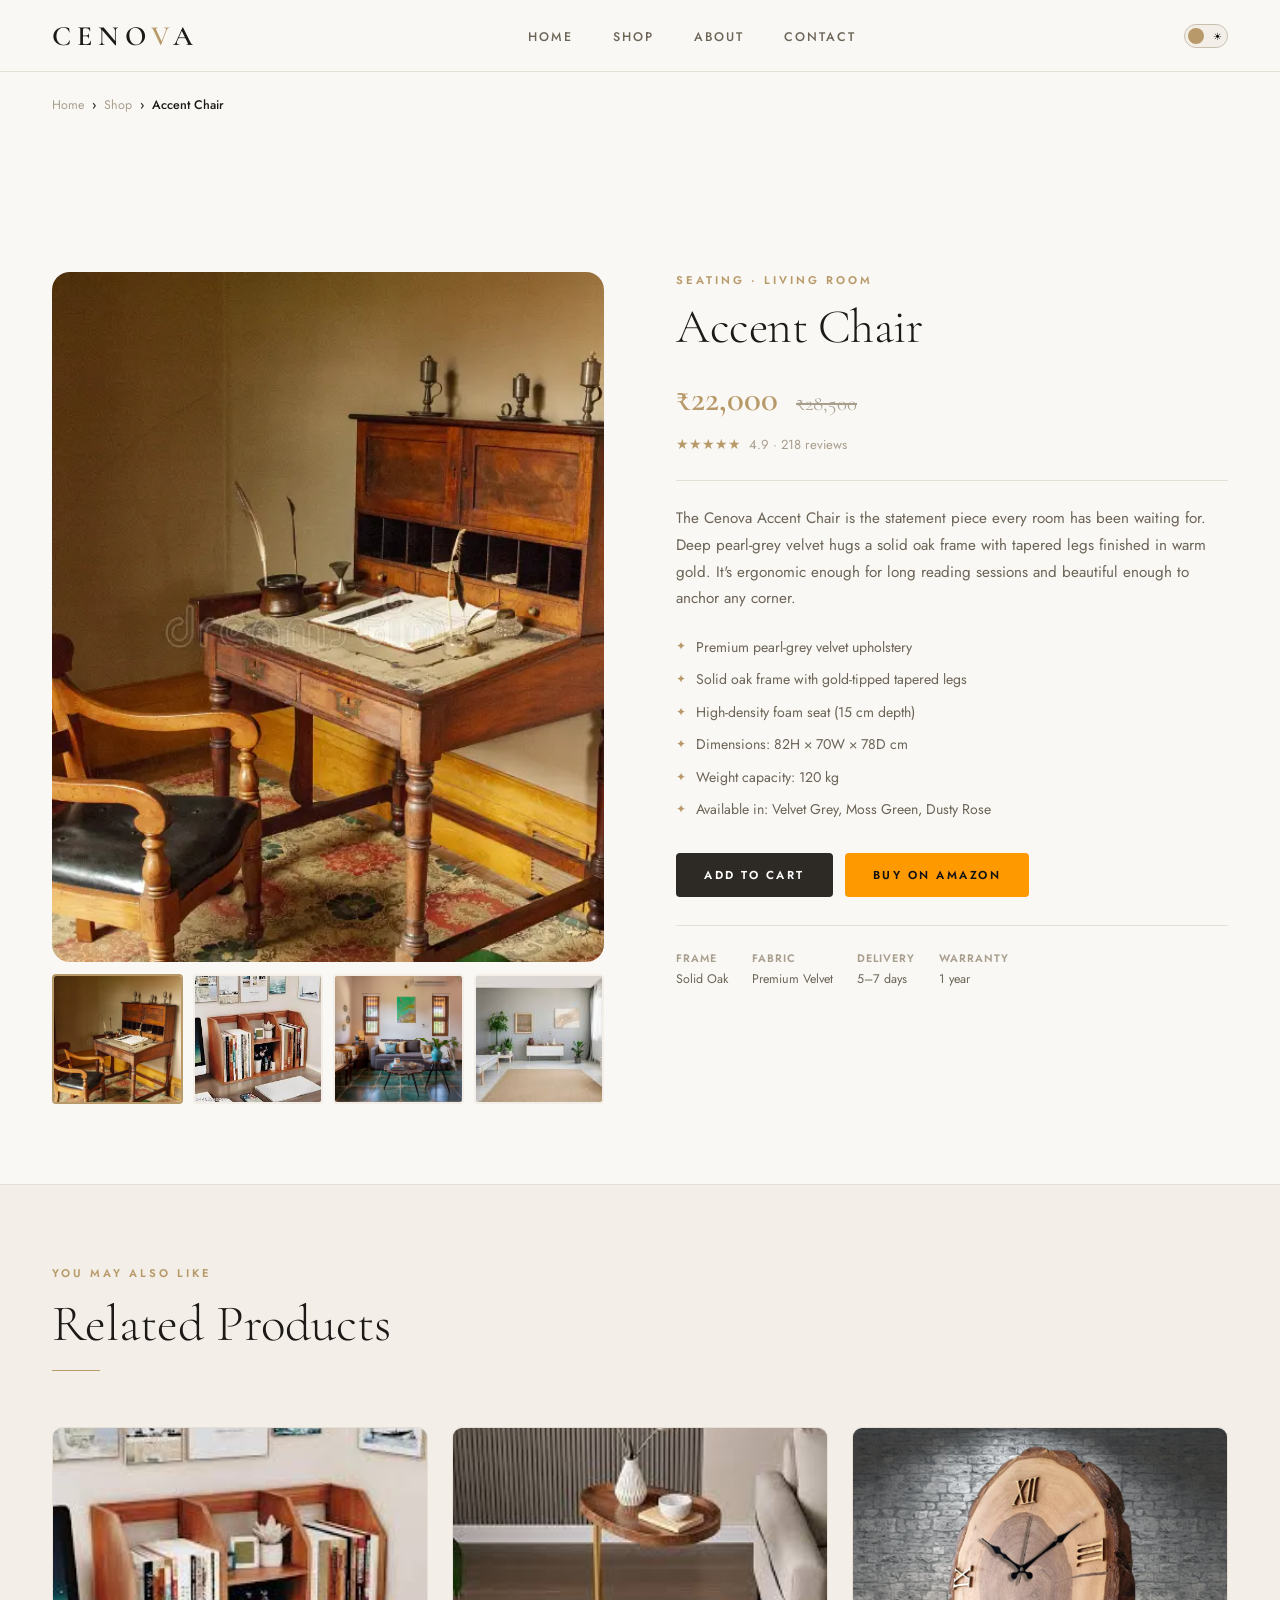
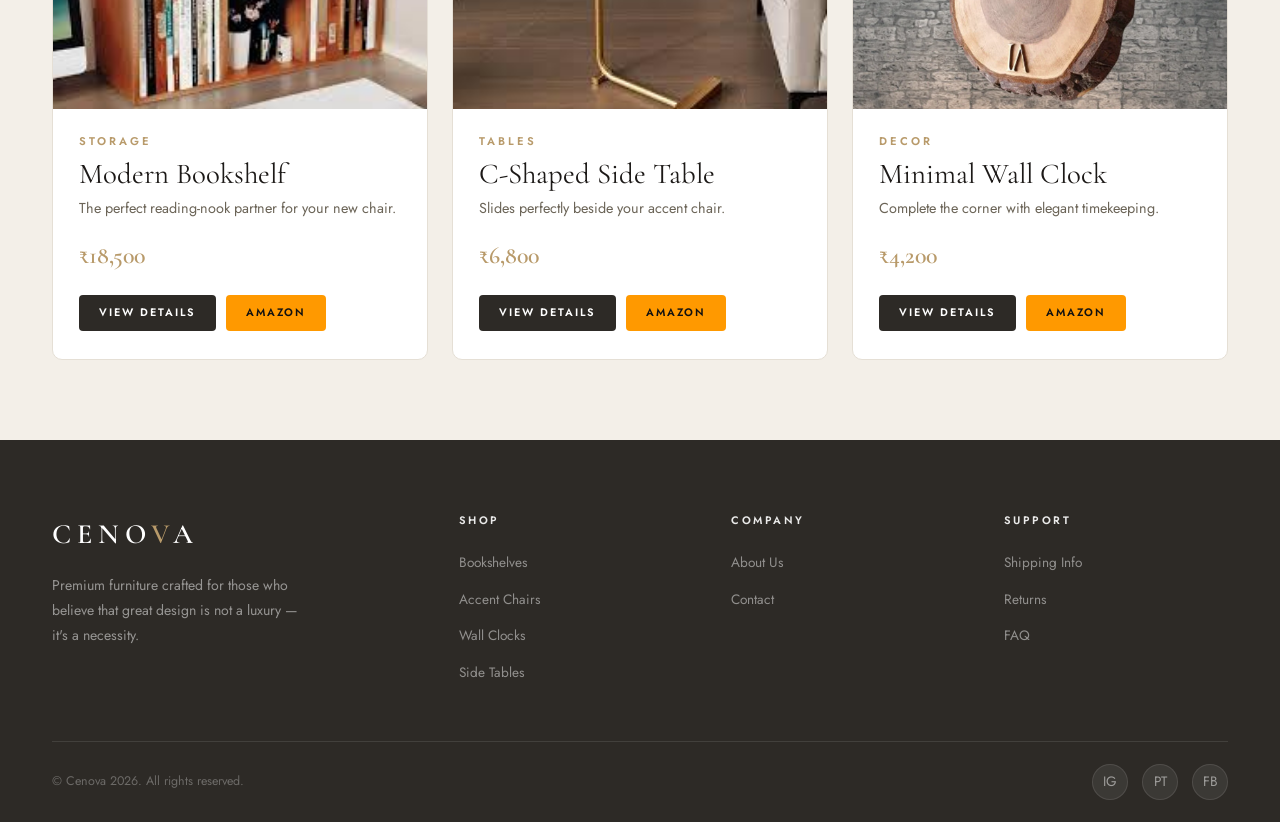
<file: chair.html>
<!DOCTYPE html>
<html lang="en">
<head>
  <meta charset="UTF-8"/>
  <meta name="viewport" content="width=device-width, initial-scale=1.0"/>
  <title>Accent Chair — Cenova</title>
  <link rel="stylesheet" href="style.css"/>
</head>
<body>

<header class="site-header">
  <div class="container">
    <nav class="nav-inner">
      <a href="index.html" class="logo">CENO<span>V</span>A</a>
      <button class="hamburger" aria-label="Toggle menu" aria-expanded="false">
        <span></span><span></span><span></span>
      </button>
      <ul class="nav-links">
        <li><a href="index.html">Home</a></li>
        <li><a href="shop.html">Shop</a></li>
        <li><a href="about.html">About</a></li>
        <li><a href="contact.html">Contact</a></li>
      </ul>
      <div class="nav-right">
        <button class="theme-toggle" aria-label="Switch theme" aria-pressed="false">
          <span class="toggle-sun" aria-hidden="true">☀</span>
          <span class="toggle-thumb" aria-hidden="true"></span>
          <span class="toggle-moon" aria-hidden="true">☽</span>
        </button>
      </div>
    </nav>
  </div>
</header>

<div class="container">
  <nav class="breadcrumb">
    <a href="index.html">Home</a>
    <span class="breadcrumb-sep">›</span>
    <a href="shop.html">Shop</a>
    <span class="breadcrumb-sep">›</span>
    <span>Accent Chair</span>
  </nav>
</div>

<main class="product-detail">
  <div class="container">
    <div class="detail-grid">

      <div class="reveal">
        <div class="gallery-main">
          <img src="images/chair.jpg" alt="Accent Chair"/>
        </div>
        <div class="gallery-thumbs">
          <div class="gallery-thumb active">
            <img src="images/chair.jpg" alt="View 1"/>
          </div>
          <div class="gallery-thumb">
            <img src="images/bookshelf.jpg" alt="View 2"/>
          </div>
          <div class="gallery-thumb">
            <img src="images/house.jpg" alt="View 3"/>
          </div>
          <div class="gallery-thumb">
            <img src="images/hero-furniture.jpg" alt="View 4"/>
          </div>
        </div>
      </div>

      <div class="detail-info reveal reveal-delay-2">
        <span class="eyebrow">Seating · Living Room</span>
        <h1>Accent Chair</h1>
        <div class="detail-price">₹22,000 <del>₹28,500</del></div>
        <div class="rating">
          <span class="stars">★★★★★</span>
          <span class="rating-count">4.9 · 218 reviews</span>
        </div>
        <div class="detail-divider"></div>
        <p class="detail-desc">
          The Cenova Accent Chair is the statement piece every room has been waiting for. 
          Deep pearl-grey velvet hugs a solid oak frame with tapered legs finished in warm gold.
          It's ergonomic enough for long reading sessions and beautiful enough to anchor any corner.
        </p>
        <ul class="features-list">
          <li class="feature-item"><span class="feature-check">✦</span> Premium pearl-grey velvet upholstery</li>
          <li class="feature-item"><span class="feature-check">✦</span> Solid oak frame with gold-tipped tapered legs</li>
          <li class="feature-item"><span class="feature-check">✦</span> High-density foam seat (15 cm depth)</li>
          <li class="feature-item"><span class="feature-check">✦</span> Dimensions: 82H × 70W × 78D cm</li>
          <li class="feature-item"><span class="feature-check">✦</span> Weight capacity: 120 kg</li>
          <li class="feature-item"><span class="feature-check">✦</span> Available in: Velvet Grey, Moss Green, Dusty Rose</li>
        </ul>
        <div class="detail-btns">
          <button class="btn btn-primary">Add to Cart</button>
          <a href="https://amazon.in" target="_blank" rel="noopener" class="btn btn-amazon">Buy on Amazon</a>
        </div>
        <div class="detail-divider"></div>
        <div class="detail-meta">
          <div class="meta-item"><strong>Frame</strong><span>Solid Oak</span></div>
          <div class="meta-item"><strong>Fabric</strong><span>Premium Velvet</span></div>
          <div class="meta-item"><strong>Delivery</strong><span>5–7 days</span></div>
          <div class="meta-item"><strong>Warranty</strong><span>1 year</span></div>
        </div>
      </div>

    </div>
  </div>
</main>

<section class="related">
  <div class="container">
    <div class="section-head reveal">
      <span class="eyebrow">You May Also Like</span>
      <h2>Related Products</h2>
      <div class="divider"></div>
    </div>
    <div class="related-grid">
      <article class="product-card reveal reveal-delay-1">
        <div class="card-img-wrap">
          <img src="images/bookshelf.jpg" alt="Bookshelf" loading="lazy"/>
        </div>
        <div class="card-body">
          <span class="eyebrow">Storage</span>
          <h3>Modern Bookshelf</h3>
          <p>The perfect reading-nook partner for your new chair.</p>
          <div class="card-price">₹18,500</div>
          <div class="card-btns">
            <a href="bookshelf.html" class="btn btn-primary btn-sm">View Details</a>
            <a href="https://amazon.in" target="_blank" rel="noopener" class="btn btn-amazon btn-sm">Amazon</a>
          </div>
        </div>
      </article>
      <article class="product-card reveal reveal-delay-2">
        <div class="card-img-wrap">
          <img src="images/c-shaped-table.jpg" alt="C-Table" loading="lazy"/>
        </div>
        <div class="card-body">
          <span class="eyebrow">Tables</span>
          <h3>C-Shaped Side Table</h3>
          <p>Slides perfectly beside your accent chair.</p>
          <div class="card-price">₹6,800</div>
          <div class="card-btns">
            <a href="table.html" class="btn btn-primary btn-sm">View Details</a>
            <a href="https://amazon.in" target="_blank" rel="noopener" class="btn btn-amazon btn-sm">Amazon</a>
          </div>
        </div>
      </article>
      <article class="product-card reveal reveal-delay-3">
        <div class="card-img-wrap">
          <img src="images/clock.jpg" alt="Clock" loading="lazy"/>
        </div>
        <div class="card-body">
          <span class="eyebrow">Decor</span>
          <h3>Minimal Wall Clock</h3>
          <p>Complete the corner with elegant timekeeping.</p>
          <div class="card-price">₹4,200</div>
          <div class="card-btns">
            <a href="clock.html" class="btn btn-primary btn-sm">View Details</a>
            <a href="https://amazon.in" target="_blank" rel="noopener" class="btn btn-amazon btn-sm">Amazon</a>
          </div>
        </div>
      </article>
    </div>
  </div>
</section>

<footer class="site-footer">
  <div class="container">
    <div class="footer-grid">
      <div class="footer-brand">
        <a href="index.html" class="logo">CENO<span>V</span>A</a>
        <p>Premium furniture crafted for those who believe that great design is not a luxury — it's a necessity.</p>
      </div>
      <div class="footer-col"><h5>Shop</h5><ul><li><a href="bookshelf.html">Bookshelves</a></li><li><a href="chair.html">Accent Chairs</a></li><li><a href="clock.html">Wall Clocks</a></li><li><a href="table.html">Side Tables</a></li></ul></div>
      <div class="footer-col"><h5>Company</h5><ul><li><a href="about.html">About Us</a></li><li><a href="contact.html">Contact</a></li></ul></div>
      <div class="footer-col"><h5>Support</h5><ul><li><a href="#">Shipping Info</a></li><li><a href="#">Returns</a></li><li><a href="#">FAQ</a></li></ul></div>
    </div>
    <div class="footer-bottom">
      <p>© Cenova 2026. All rights reserved.</p>
      <div class="social-links">
        <a href="#" aria-label="Instagram">IG</a><a href="#" aria-label="Pinterest">PT</a><a href="#" aria-label="Facebook">FB</a>
      </div>
    </div>
  </div>
</footer>

<script src="script.js"></script>
</body>
</html>
</file>
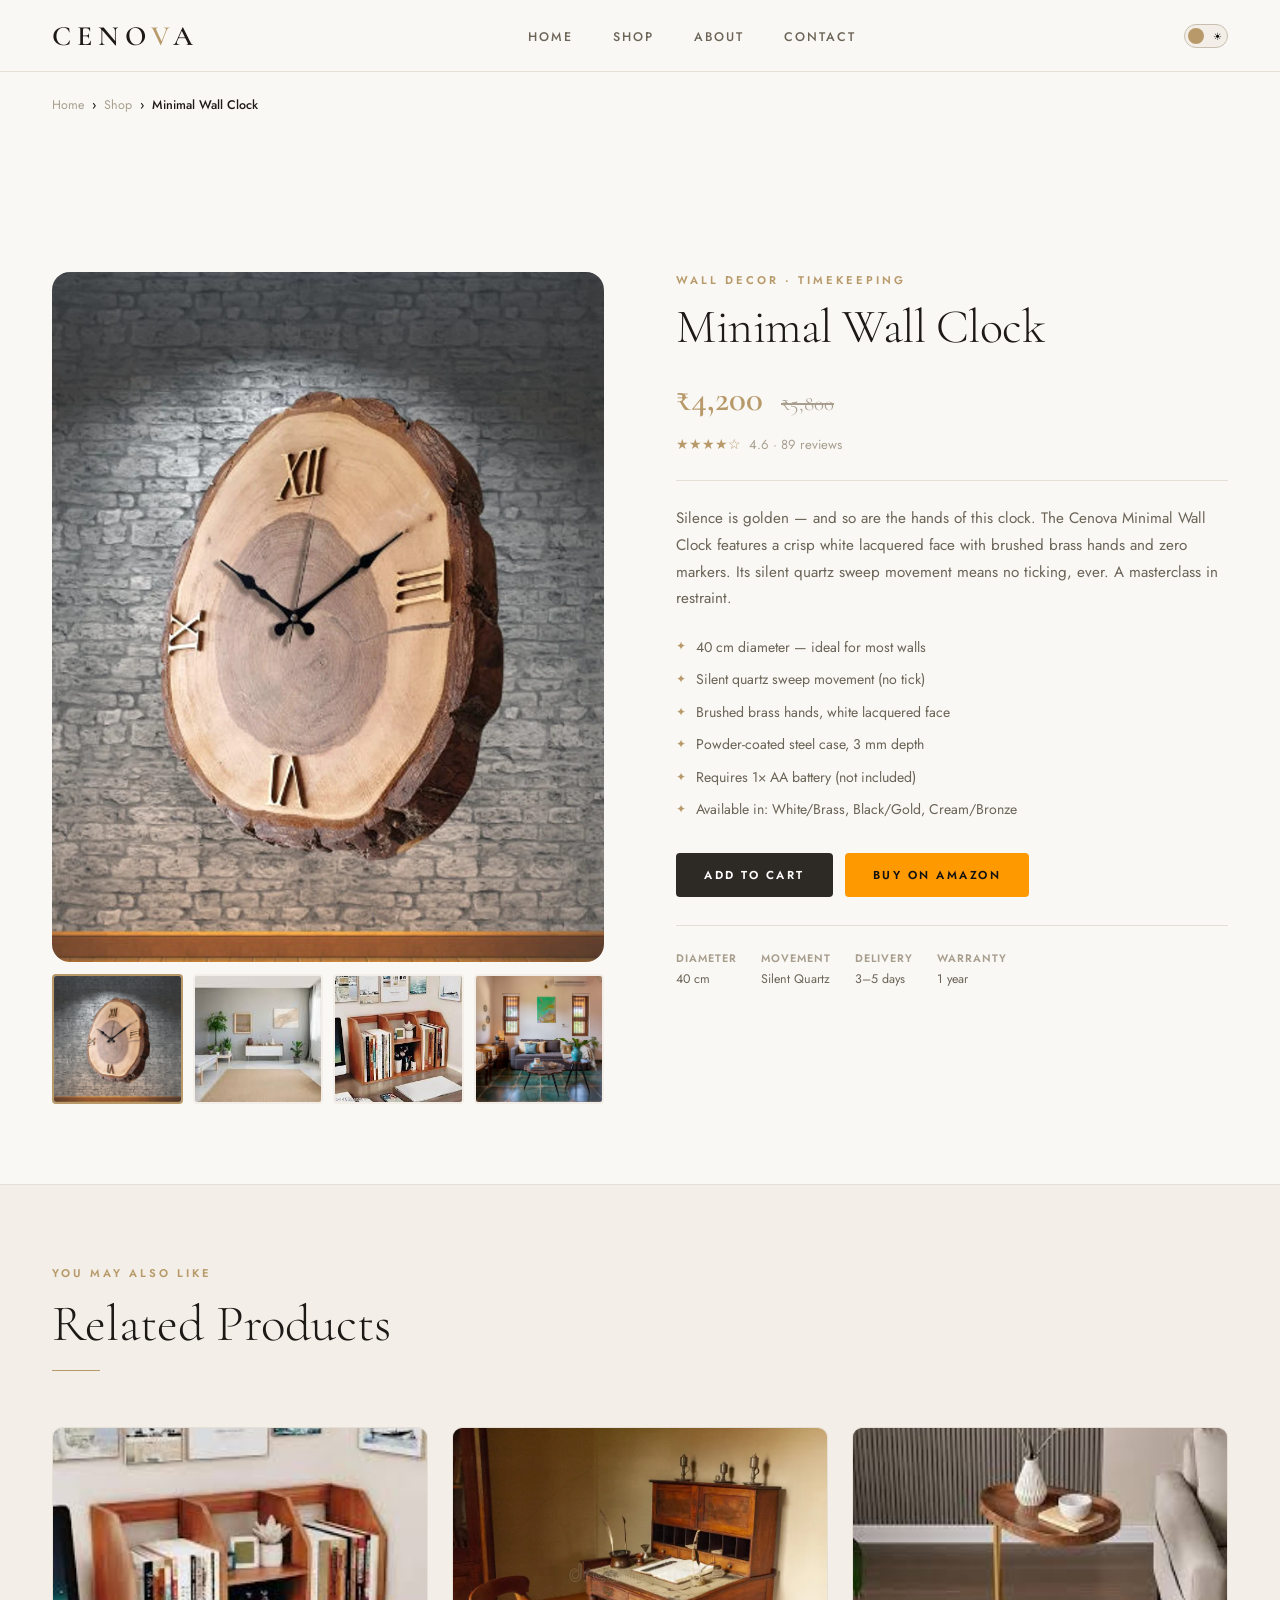
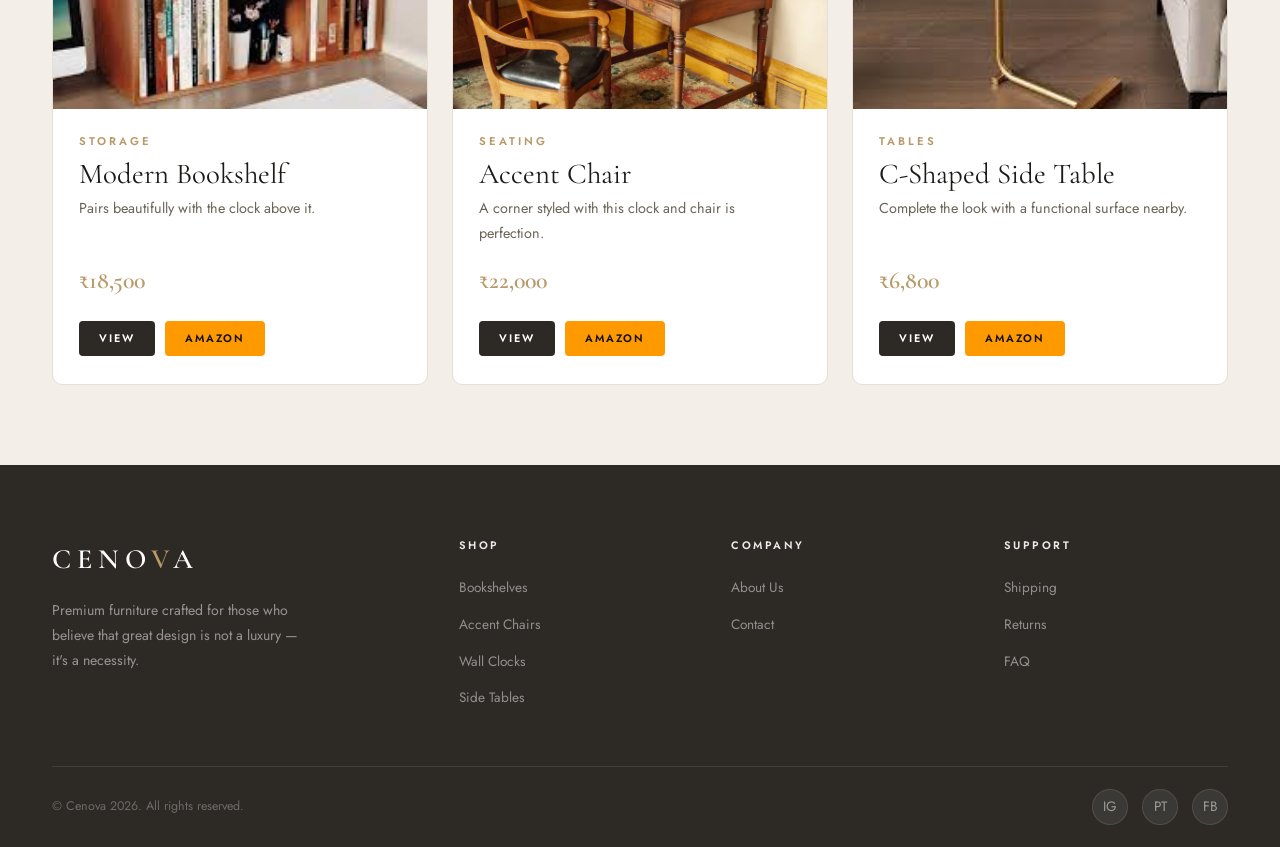
<file: clock.html>
<!DOCTYPE html>
<html lang="en">
<head>
  <meta charset="UTF-8"/>
  <meta name="viewport" content="width=device-width, initial-scale=1.0"/>
  <title>Minimal Wall Clock — Cenova</title>
  <link rel="stylesheet" href="style.css"/>
</head>
<body>

<header class="site-header">
  <div class="container">
    <nav class="nav-inner">
      <a href="index.html" class="logo">CENO<span>V</span>A</a>
      <button class="hamburger" aria-label="Toggle menu" aria-expanded="false"><span></span><span></span><span></span></button>
      <ul class="nav-links">
        <li><a href="index.html">Home</a></li>
        <li><a href="shop.html">Shop</a></li>
        <li><a href="about.html">About</a></li>
        <li><a href="contact.html">Contact</a></li>
      </ul>
      <div class="nav-right">
        <button class="theme-toggle" aria-label="Switch theme" aria-pressed="false">
          <span class="toggle-sun" aria-hidden="true">☀</span>
          <span class="toggle-thumb" aria-hidden="true"></span>
          <span class="toggle-moon" aria-hidden="true">☽</span>
        </button>
      </div>
    </nav>
  </div>
</header>

<div class="container">
  <nav class="breadcrumb">
    <a href="index.html">Home</a><span class="breadcrumb-sep">›</span>
    <a href="shop.html">Shop</a><span class="breadcrumb-sep">›</span>
    <span>Minimal Wall Clock</span>
  </nav>
</div>

<main class="product-detail">
  <div class="container">
    <div class="detail-grid">
      <div class="reveal">
        <div class="gallery-main">
          <img src="images/clock.jpg" alt="Minimal Wall Clock"/>
        </div>
        <div class="gallery-thumbs">
          <div class="gallery-thumb active"><img src="images/clock.jpg" alt="View 1"/></div>
          <div class="gallery-thumb"><img src="images/hero-furniture.jpg" alt="View 2"/></div>
          <div class="gallery-thumb"><img src="images/bookshelf.jpg" alt="View 3"/></div>
          <div class="gallery-thumb"><img src="images/house.jpg" alt="View 4"/></div>
        </div>
      </div>

      <div class="detail-info reveal reveal-delay-2">
        <span class="eyebrow">Wall Decor · Timekeeping</span>
        <h1>Minimal Wall Clock</h1>
        <div class="detail-price">₹4,200 <del>₹5,800</del></div>
        <div class="rating">
          <span class="stars">★★★★☆</span>
          <span class="rating-count">4.6 · 89 reviews</span>
        </div>
        <div class="detail-divider"></div>
        <p class="detail-desc">
          Silence is golden — and so are the hands of this clock. The Cenova Minimal Wall Clock features 
          a crisp white lacquered face with brushed brass hands and zero markers. Its silent quartz 
          sweep movement means no ticking, ever. A masterclass in restraint.
        </p>
        <ul class="features-list">
          <li class="feature-item"><span class="feature-check">✦</span> 40 cm diameter — ideal for most walls</li>
          <li class="feature-item"><span class="feature-check">✦</span> Silent quartz sweep movement (no tick)</li>
          <li class="feature-item"><span class="feature-check">✦</span> Brushed brass hands, white lacquered face</li>
          <li class="feature-item"><span class="feature-check">✦</span> Powder-coated steel case, 3 mm depth</li>
          <li class="feature-item"><span class="feature-check">✦</span> Requires 1× AA battery (not included)</li>
          <li class="feature-item"><span class="feature-check">✦</span> Available in: White/Brass, Black/Gold, Cream/Bronze</li>
        </ul>
        <div class="detail-btns">
          <button class="btn btn-primary">Add to Cart</button>
          <a href="https://amazon.in" target="_blank" rel="noopener" class="btn btn-amazon">Buy on Amazon</a>
        </div>
        <div class="detail-divider"></div>
        <div class="detail-meta">
          <div class="meta-item"><strong>Diameter</strong><span>40 cm</span></div>
          <div class="meta-item"><strong>Movement</strong><span>Silent Quartz</span></div>
          <div class="meta-item"><strong>Delivery</strong><span>3–5 days</span></div>
          <div class="meta-item"><strong>Warranty</strong><span>1 year</span></div>
        </div>
      </div>
    </div>
  </div>
</main>

<section class="related">
  <div class="container">
    <div class="section-head reveal">
      <span class="eyebrow">You May Also Like</span>
      <h2>Related Products</h2>
      <div class="divider"></div>
    </div>
    <div class="related-grid">
      <article class="product-card reveal reveal-delay-1">
        <div class="card-img-wrap"><img src="images/bookshelf.jpg" alt="Bookshelf" loading="lazy"/></div>
        <div class="card-body"><span class="eyebrow">Storage</span><h3>Modern Bookshelf</h3><p>Pairs beautifully with the clock above it.</p><div class="card-price">₹18,500</div><div class="card-btns"><a href="bookshelf.html" class="btn btn-primary btn-sm">View</a><a href="https://amazon.in" target="_blank" rel="noopener" class="btn btn-amazon btn-sm">Amazon</a></div></div>
      </article>
      <article class="product-card reveal reveal-delay-2">
        <div class="card-img-wrap"><img src="images/chair.jpg" alt="Chair" loading="lazy"/></div>
        <div class="card-body"><span class="eyebrow">Seating</span><h3>Accent Chair</h3><p>A corner styled with this clock and chair is perfection.</p><div class="card-price">₹22,000</div><div class="card-btns"><a href="chair.html" class="btn btn-primary btn-sm">View</a><a href="https://amazon.in" target="_blank" rel="noopener" class="btn btn-amazon btn-sm">Amazon</a></div></div>
      </article>
      <article class="product-card reveal reveal-delay-3">
        <div class="card-img-wrap"><img src="images/c-shaped-table.jpg" alt="Table" loading="lazy"/></div>
        <div class="card-body"><span class="eyebrow">Tables</span><h3>C-Shaped Side Table</h3><p>Complete the look with a functional surface nearby.</p><div class="card-price">₹6,800</div><div class="card-btns"><a href="table.html" class="btn btn-primary btn-sm">View</a><a href="https://amazon.in" target="_blank" rel="noopener" class="btn btn-amazon btn-sm">Amazon</a></div></div>
      </article>
    </div>
  </div>
</section>

<footer class="site-footer">
  <div class="container">
    <div class="footer-grid">
      <div class="footer-brand"><a href="index.html" class="logo">CENO<span>V</span>A</a><p>Premium furniture crafted for those who believe that great design is not a luxury — it's a necessity.</p></div>
      <div class="footer-col"><h5>Shop</h5><ul><li><a href="bookshelf.html">Bookshelves</a></li><li><a href="chair.html">Accent Chairs</a></li><li><a href="clock.html">Wall Clocks</a></li><li><a href="table.html">Side Tables</a></li></ul></div>
      <div class="footer-col"><h5>Company</h5><ul><li><a href="about.html">About Us</a></li><li><a href="contact.html">Contact</a></li></ul></div>
      <div class="footer-col"><h5>Support</h5><ul><li><a href="#">Shipping</a></li><li><a href="#">Returns</a></li><li><a href="#">FAQ</a></li></ul></div>
    </div>
    <div class="footer-bottom">
      <p>© Cenova 2026. All rights reserved.</p>
      <div class="social-links"><a href="#" aria-label="Instagram">IG</a><a href="#" aria-label="Pinterest">PT</a><a href="#" aria-label="Facebook">FB</a></div>
    </div>
  </div>
</footer>
<script src="script.js"></script>
</body>
</html>
</file>
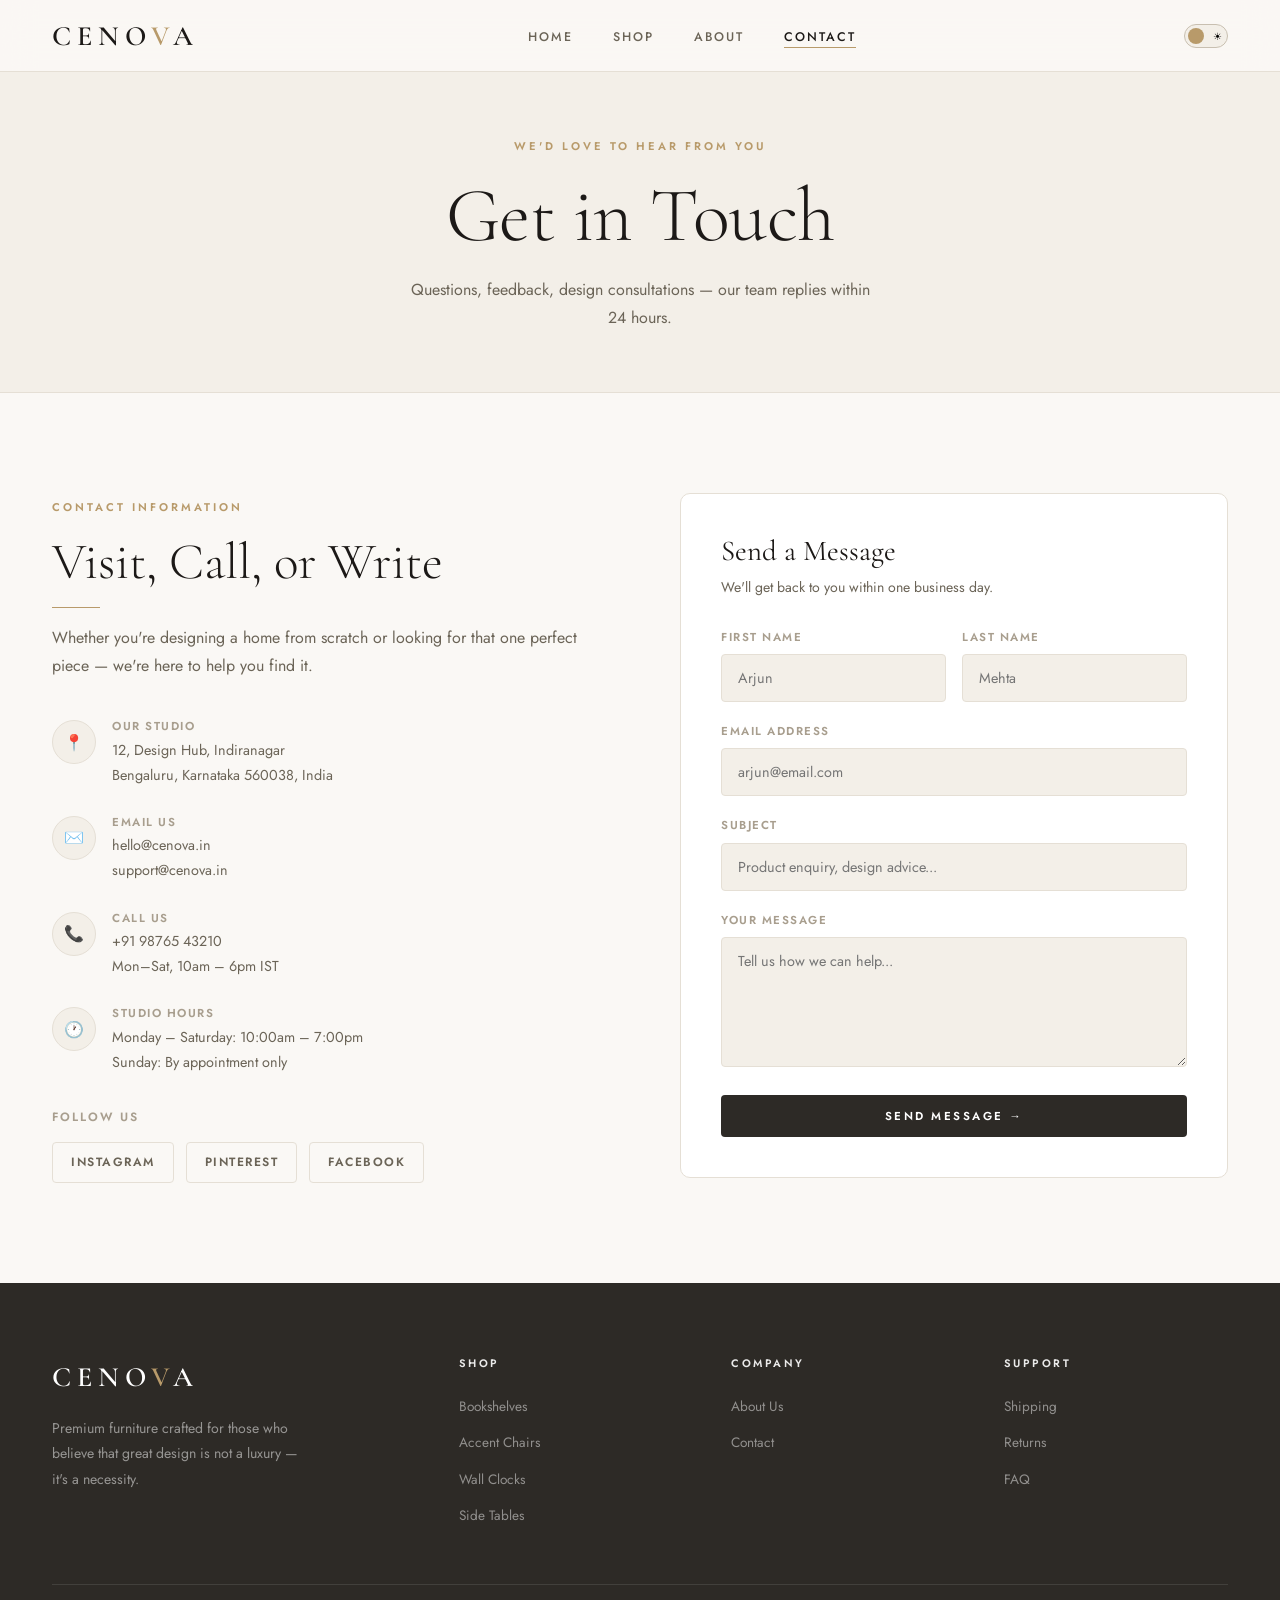
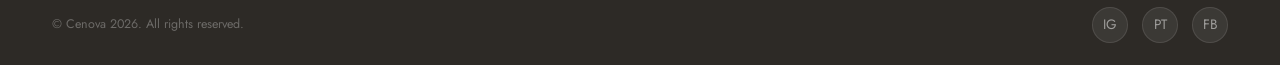
<file: contact.html>
<!DOCTYPE html>
<html lang="en">
<head>
  <meta charset="UTF-8"/>
  <meta name="viewport" content="width=device-width, initial-scale=1.0"/>
  <title>Contact — Cenova</title>
  <link rel="stylesheet" href="style.css"/>
</head>
<body>

<header class="site-header">
  <div class="container">
    <nav class="nav-inner">
      <a href="index.html" class="logo">CENO<span>V</span>A</a>
      <button class="hamburger" aria-label="Toggle menu" aria-expanded="false"><span></span><span></span><span></span></button>
      <ul class="nav-links">
        <li><a href="index.html">Home</a></li>
        <li><a href="shop.html">Shop</a></li>
        <li><a href="about.html">About</a></li>
        <li><a href="contact.html">Contact</a></li>
      </ul>
      <div class="nav-right">
        <button class="theme-toggle" aria-label="Switch theme" aria-pressed="false">
          <span class="toggle-sun" aria-hidden="true">☀</span>
          <span class="toggle-thumb" aria-hidden="true"></span>
          <span class="toggle-moon" aria-hidden="true">☽</span>
        </button>
      </div>
    </nav>
  </div>
</header>

<div style="padding:calc(var(--header-h) + 60px) 0 0;background:var(--bg-alt);border-bottom:1px solid var(--border);padding-bottom:60px;text-align:center;">
  <div class="container">
    <span class="eyebrow reveal">We'd Love to Hear From You</span>
    <h1 class="reveal reveal-delay-1" style="margin-top:14px;">Get in Touch</h1>
    <p class="reveal reveal-delay-2" style="max-width:480px;margin:16px auto 0;">Questions, feedback, design consultations — our team replies within 24 hours.</p>
  </div>
</div>

<section class="section">
  <div class="container">
    <div class="contact-inner">

      <div class="reveal">
        <span class="eyebrow">Contact Information</span>
        <h2 style="margin:14px 0 12px;">Visit, Call, or Write</h2>
        <div class="divider"></div>
        <p style="margin-bottom:40px;">
          Whether you're designing a home from scratch or looking for that one perfect piece — 
          we're here to help you find it.
        </p>

        <div class="contact-info-item">
          <div class="contact-icon">📍</div>
          <div>
            <h4>Our Studio</h4>
            <p>12, Design Hub, Indiranagar<br>Bengaluru, Karnataka 560038, India</p>
          </div>
        </div>

        <div class="contact-info-item">
          <div class="contact-icon">✉️</div>
          <div>
            <h4>Email Us</h4>
            <p>hello@cenova.in<br>support@cenova.in</p>
          </div>
        </div>

        <div class="contact-info-item">
          <div class="contact-icon">📞</div>
          <div>
            <h4>Call Us</h4>
            <p>+91 98765 43210<br>Mon–Sat, 10am – 6pm IST</p>
          </div>
        </div>

        <div class="contact-info-item">
          <div class="contact-icon">🕐</div>
          <div>
            <h4>Studio Hours</h4>
            <p>Monday – Saturday: 10:00am – 7:00pm<br>Sunday: By appointment only</p>
          </div>
        </div>

        <div style="margin-top:32px;">
          <p style="font-size:0.75rem;letter-spacing:2px;text-transform:uppercase;color:var(--text-muted);font-weight:600;margin-bottom:14px;">Follow Us</p>
          <div style="display:flex;gap:12px;">
            <a href="#" style="padding:10px 18px;border:1px solid var(--border);border-radius:4px;font-size:0.75rem;font-weight:600;letter-spacing:1.5px;text-transform:uppercase;color:var(--text-sub);transition:all 0.2s;" onmouseover="this.style.borderColor='var(--gold)';this.style.color='var(--gold)'" onmouseout="this.style.borderColor='var(--border)';this.style.color='var(--text-sub)'">Instagram</a>
            <a href="#" style="padding:10px 18px;border:1px solid var(--border);border-radius:4px;font-size:0.75rem;font-weight:600;letter-spacing:1.5px;text-transform:uppercase;color:var(--text-sub);transition:all 0.2s;" onmouseover="this.style.borderColor='var(--gold)';this.style.color='var(--gold)'" onmouseout="this.style.borderColor='var(--border)';this.style.color='var(--text-sub)'">Pinterest</a>
            <a href="#" style="padding:10px 18px;border:1px solid var(--border);border-radius:4px;font-size:0.75rem;font-weight:600;letter-spacing:1.5px;text-transform:uppercase;color:var(--text-sub);transition:all 0.2s;" onmouseover="this.style.borderColor='var(--gold)';this.style.color='var(--gold)'" onmouseout="this.style.borderColor='var(--border)';this.style.color='var(--text-sub)'">Facebook</a>
          </div>
        </div>
      </div>

      <div class="reveal reveal-delay-2">
        <div style="background:var(--bg-card);border:1px solid var(--border);border-radius:var(--radius-md);padding:40px;">
          <h3 style="margin-bottom:8px;">Send a Message</h3>
          <p style="font-size:0.88rem;margin-bottom:28px;">We'll get back to you within one business day.</p>

          <form id="contact-form" novalidate>
            <div style="display:grid;grid-template-columns:1fr 1fr;gap:16px;">
              <div class="form-group">
                <label for="cf-fname">First Name</label>
                <input type="text" id="cf-fname" placeholder="Arjun" required/>
              </div>
              <div class="form-group">
                <label for="cf-lname">Last Name</label>
                <input type="text" id="cf-lname" placeholder="Mehta"/>
              </div>
            </div>
            <div class="form-group">
              <label for="cf-email">Email Address</label>
              <input type="email" id="cf-email" placeholder="arjun@email.com" required/>
            </div>
            <div class="form-group">
              <label for="cf-subject">Subject</label>
              <input type="text" id="cf-subject" placeholder="Product enquiry, design advice..."/>
            </div>
            <div class="form-group">
              <label for="cf-msg">Your Message</label>
              <textarea id="cf-msg" placeholder="Tell us how we can help..." required></textarea>
            </div>
            <button type="submit" class="btn btn-primary" style="width:100%;justify-content:center;">Send Message →</button>
          </form>
        </div>
      </div>

    </div>
  </div>
</section>

<footer class="site-footer">
  <div class="container">
    <div class="footer-grid">
      <div class="footer-brand"><a href="index.html" class="logo">CENO<span>V</span>A</a><p>Premium furniture crafted for those who believe that great design is not a luxury — it's a necessity.</p></div>
      <div class="footer-col"><h5>Shop</h5><ul><li><a href="bookshelf.html">Bookshelves</a></li><li><a href="chair.html">Accent Chairs</a></li><li><a href="clock.html">Wall Clocks</a></li><li><a href="table.html">Side Tables</a></li></ul></div>
      <div class="footer-col"><h5>Company</h5><ul><li><a href="about.html">About Us</a></li><li><a href="contact.html">Contact</a></li></ul></div>
      <div class="footer-col"><h5>Support</h5><ul><li><a href="#">Shipping</a></li><li><a href="#">Returns</a></li><li><a href="#">FAQ</a></li></ul></div>
    </div>
    <div class="footer-bottom">
      <p>© Cenova 2026. All rights reserved.</p>
      <div class="social-links"><a href="#" aria-label="Instagram">IG</a><a href="#" aria-label="Pinterest">PT</a><a href="#" aria-label="Facebook">FB</a></div>
    </div>
  </div>
</footer>
<script src="script.js"></script>
</body>
</html>
</file>
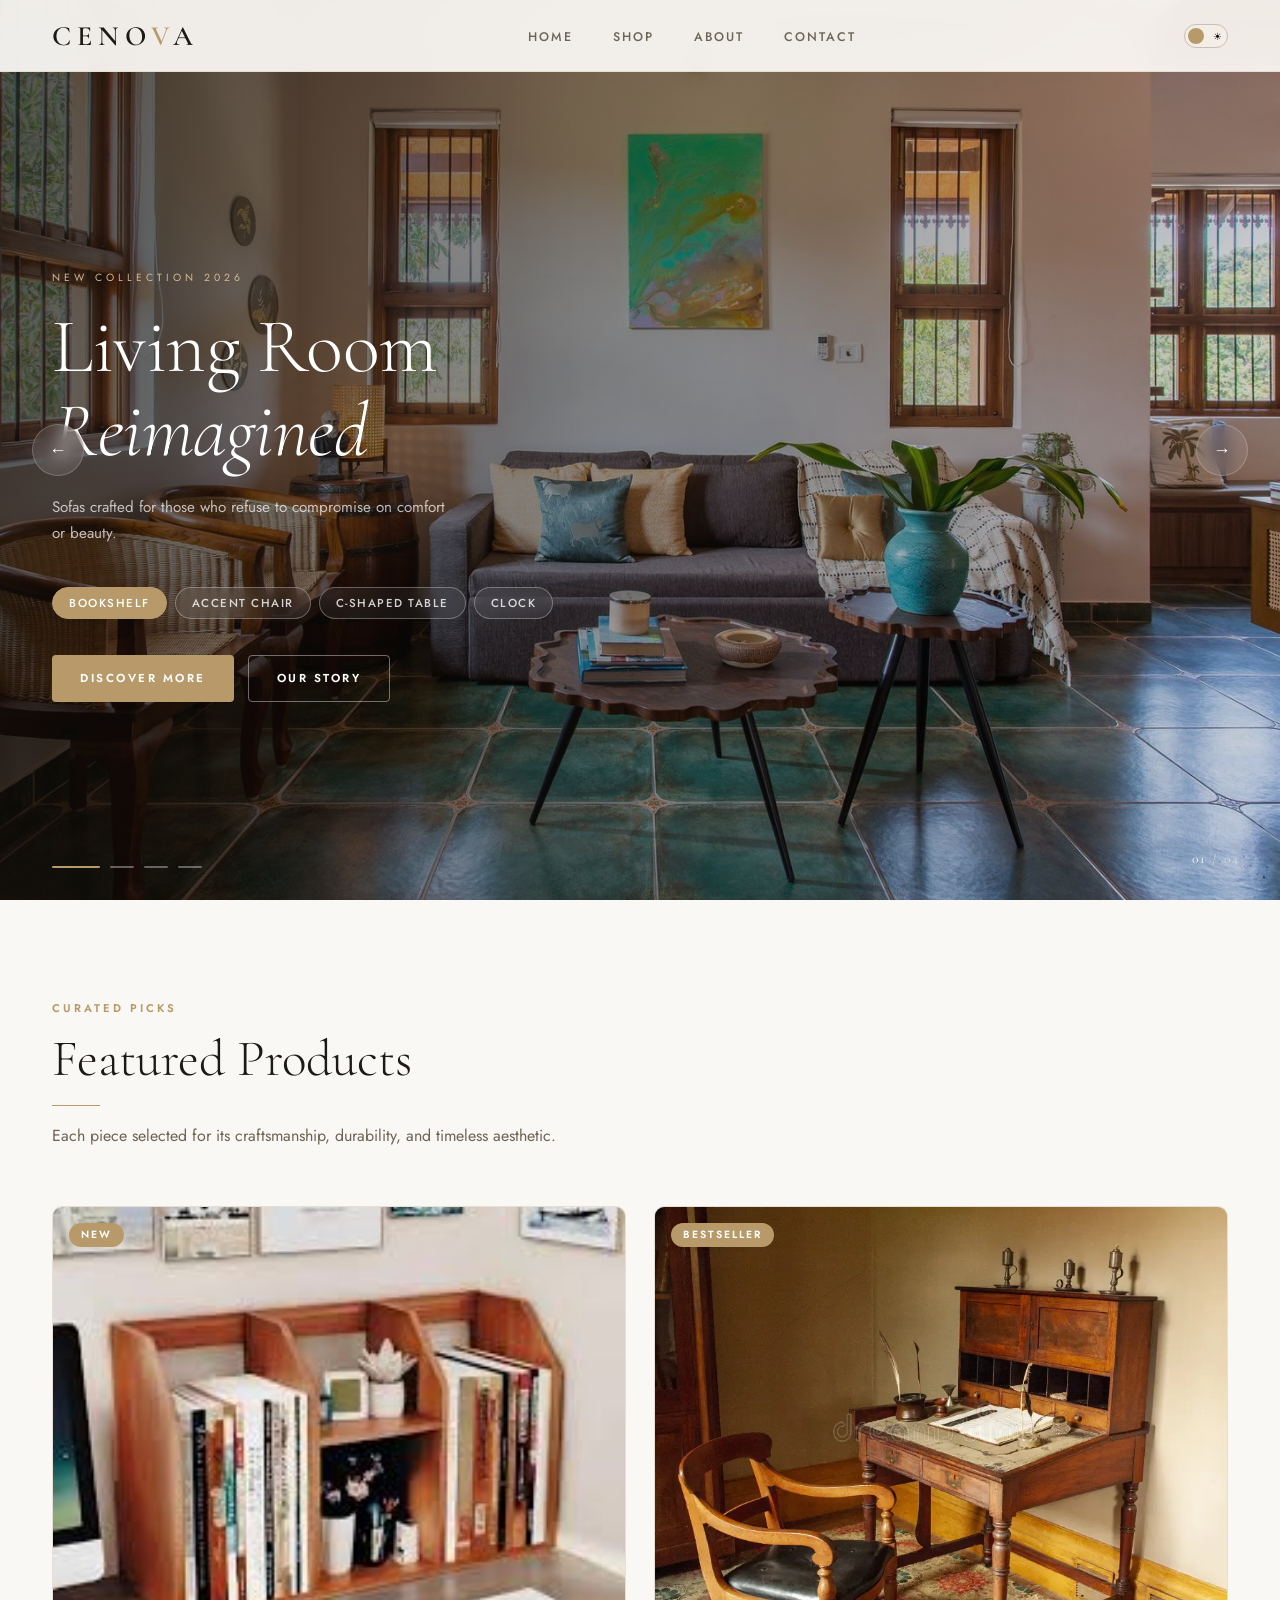
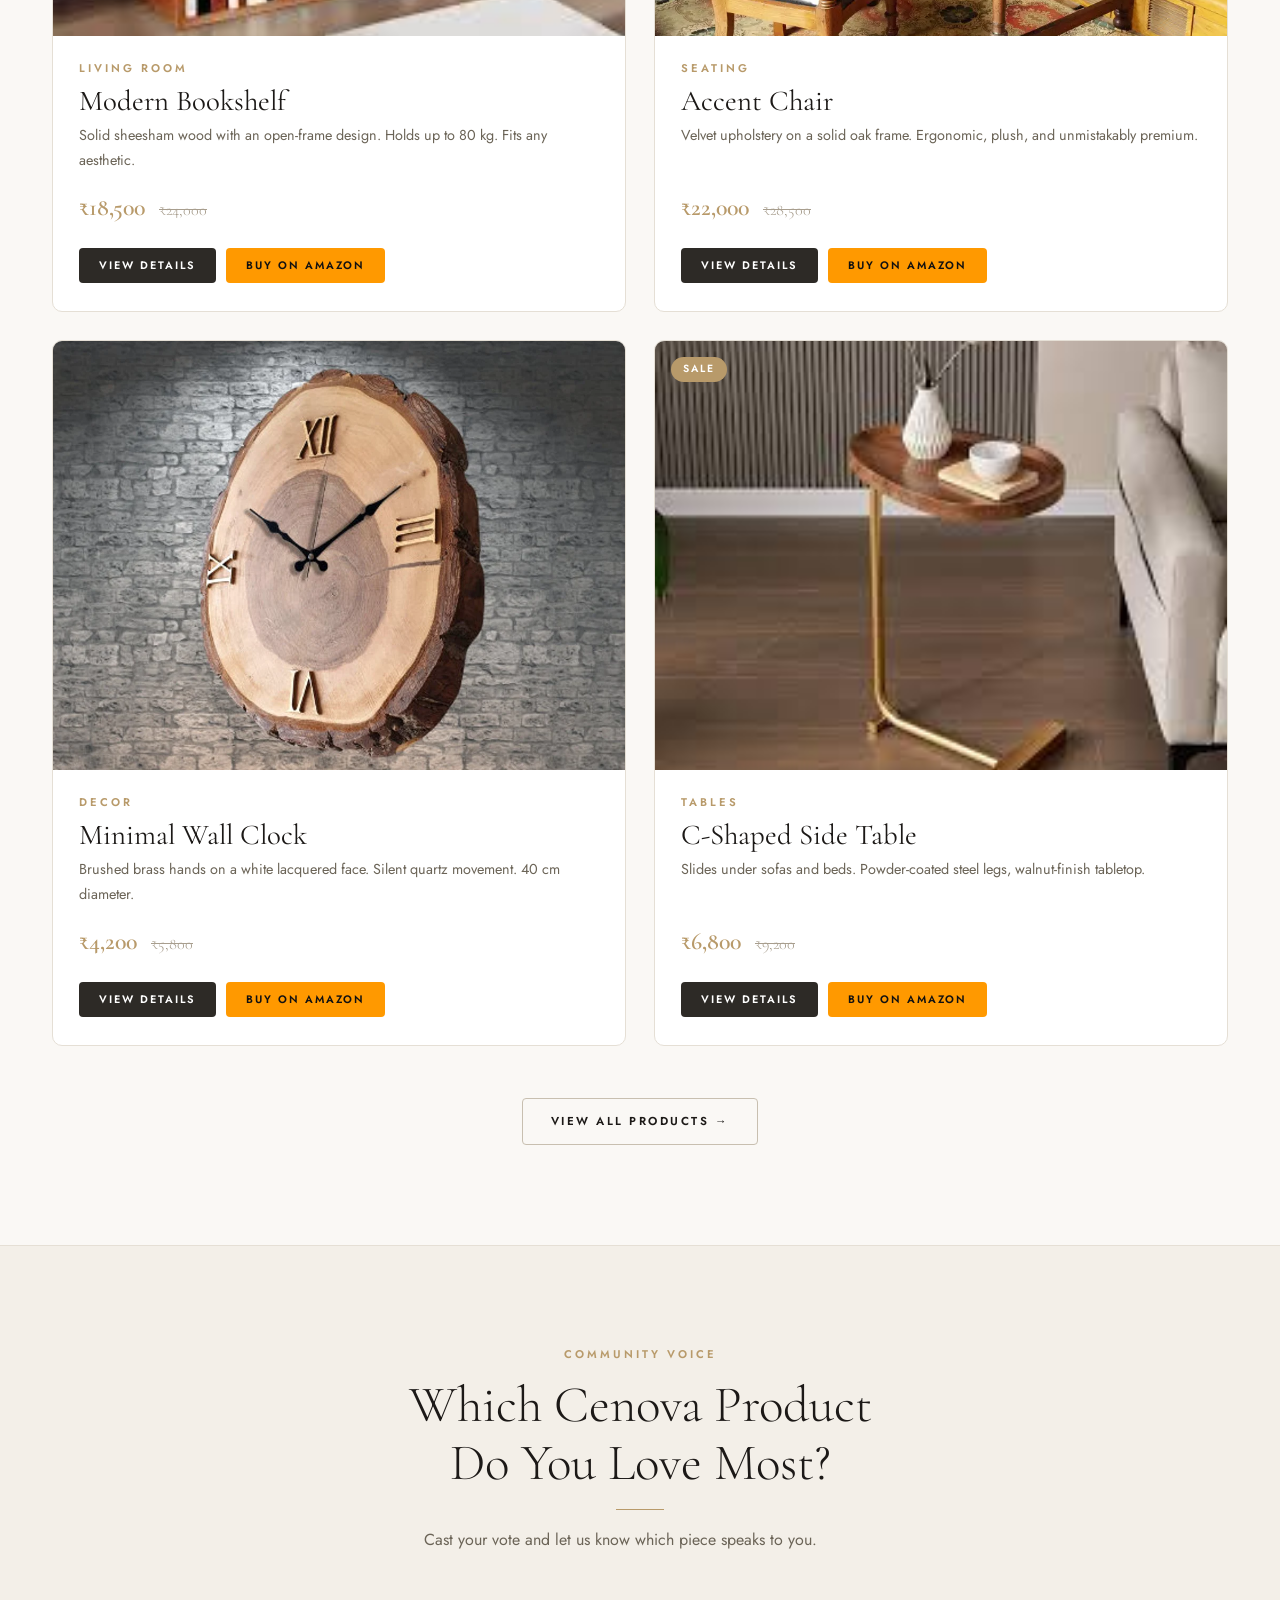
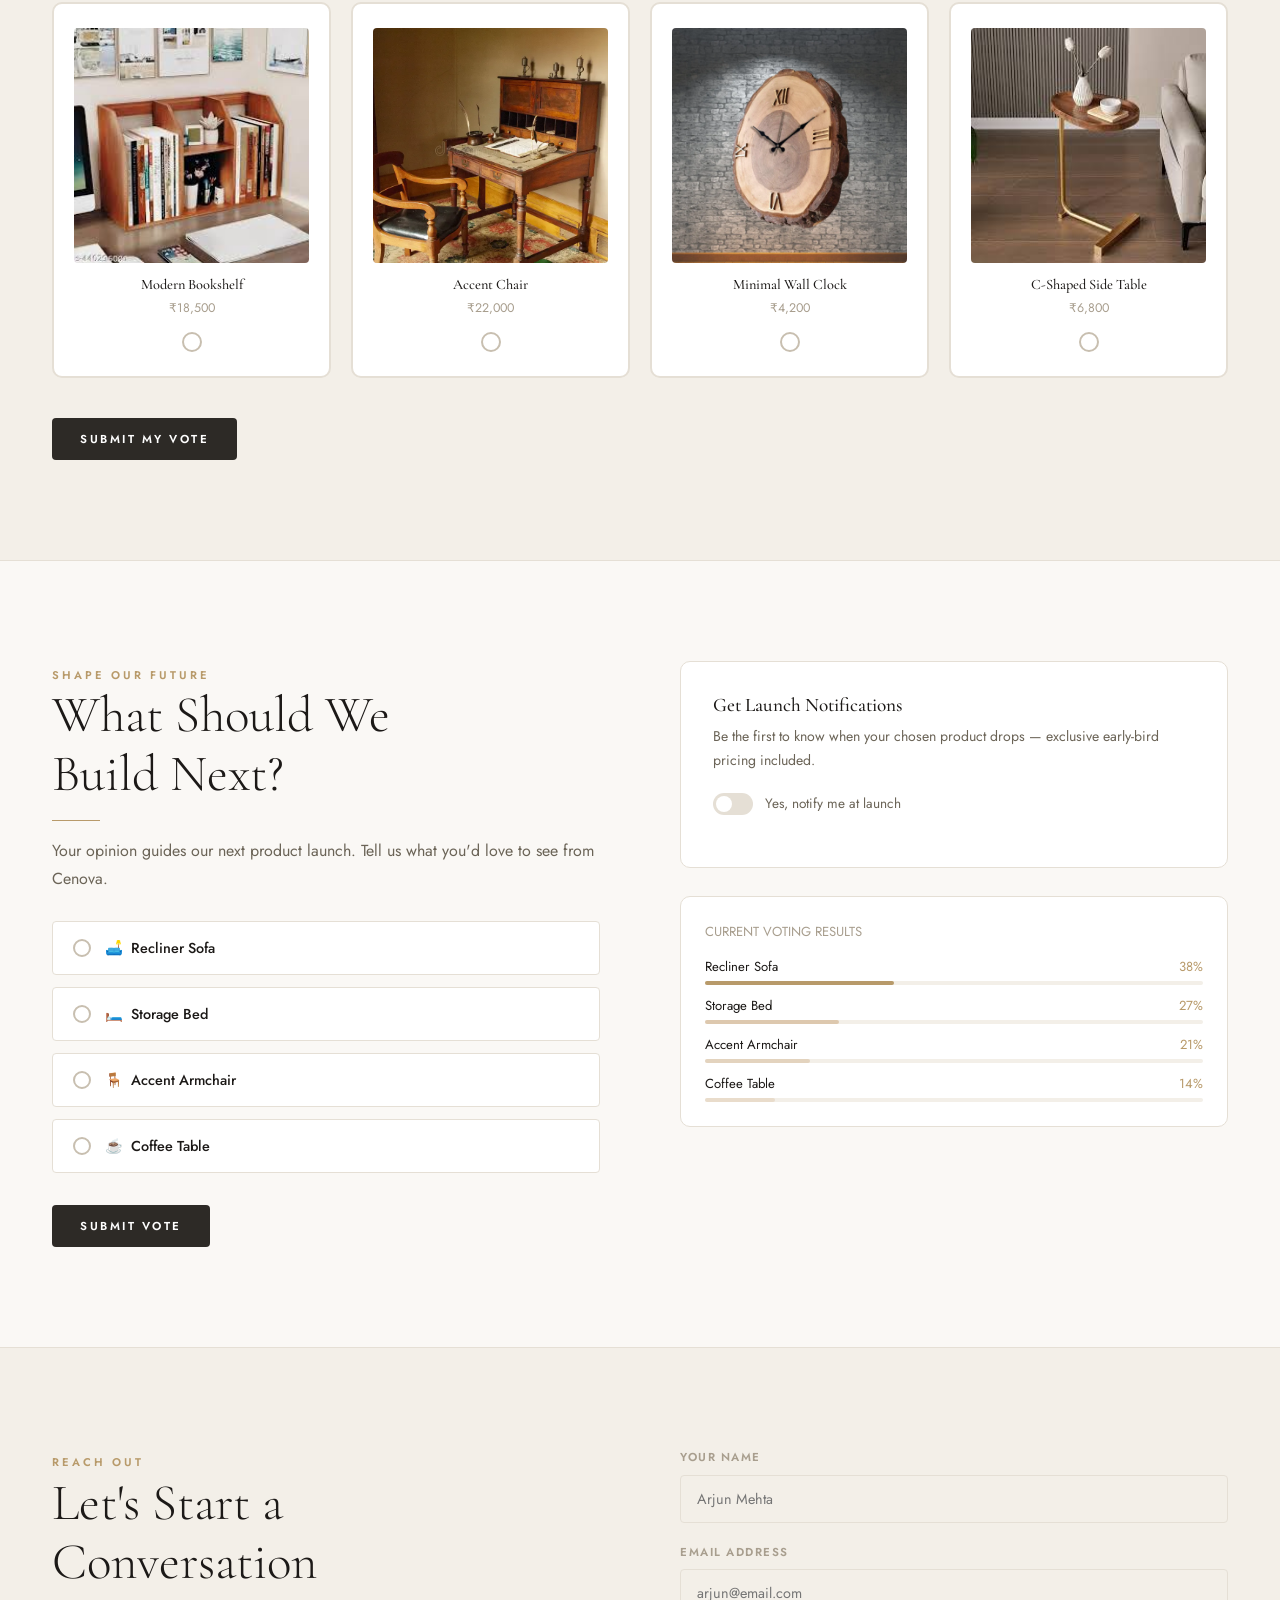
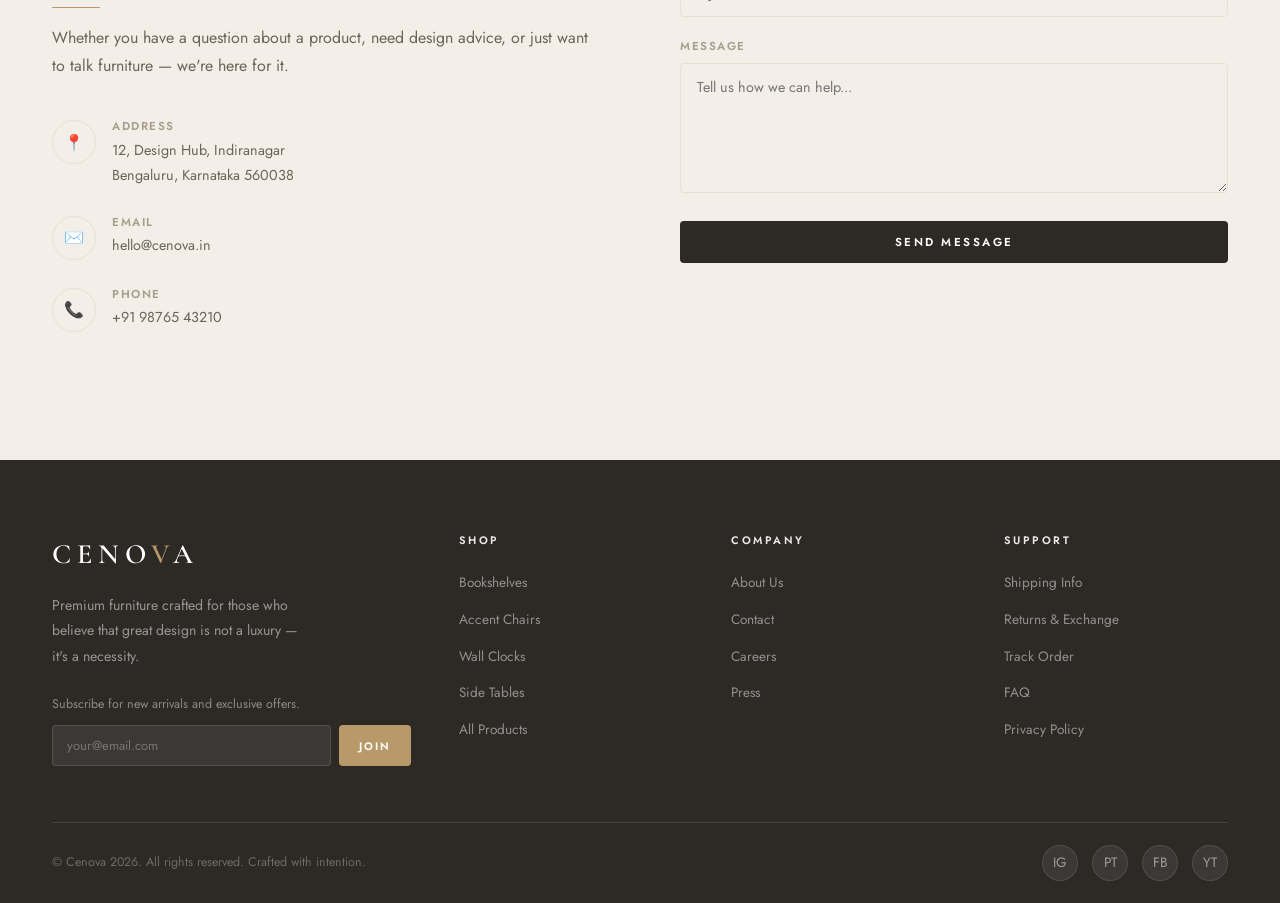
<file: index (1).html>
<!DOCTYPE html>
<html lang="en">
<head>
  <meta charset="UTF-8"/>
  <meta name="viewport" content="width=device-width, initial-scale=1.0"/>
  <title>Cenova — Premium Furniture</title>
  <meta name="description" content="Cenova crafts premium furniture that transforms houses into homes."/>
  <link rel="stylesheet" href="style.css"/>
</head>
<body>

<!-- ══════════════════ HEADER ══════════════════ -->
<header class="site-header">
  <div class="container">
    <nav class="nav-inner">
      <a href="index.html" class="logo">CENO<span>V</span>A</a>

      <button class="hamburger" aria-label="Toggle menu" aria-expanded="false">
        <span></span><span></span><span></span>
      </button>

      <ul class="nav-links">
        <li><a href="index.html">Home</a></li>
        <li><a href="shop.html">Shop</a></li>
        <li><a href="about.html">About</a></li>
        <li><a href="contact.html">Contact</a></li>
      </ul>

      <div class="nav-right">
        <button class="theme-toggle" aria-label="Switch theme" aria-pressed="false">
          <span class="toggle-sun" aria-hidden="true">☀</span>
          <span class="toggle-thumb" aria-hidden="true"></span>
          <span class="toggle-moon" aria-hidden="true">☽</span>
        </button>
      </div>
    </nav>
  </div>
</header>

<!-- ══════════════════ HERO SLIDER ══════════════════ -->
<section class="hero" aria-label="Hero Showcase">

  <div class="slides-track">

    <!-- Slide 1 -->
    <div class="slide active">
      <img class="slide-img"
           src="images/house.jpg"
           alt="Modern living room sofa"/>
      <div class="slide-overlay"></div>
      <div class="slide-content">
        <span class="slide-eyebrow">New Collection 2026</span>
        <h1 class="slide-title">Living Room<br><em>Reimagined</em></h1>
        <p class="slide-sub">Sofas crafted for those who refuse to compromise on comfort or beauty.</p>
        <div class="slide-cats">
          <span class="cat-tag active-cat">Bookshelf</span>
          <span class="cat-tag">Accent Chair</span>
          <span class="cat-tag">C-Shaped Table</span>
          <span class="cat-tag">Clock</span>
        </div>
        <div class="slide-actions">
          <a href="shop.html" class="btn btn-gold">Discover More</a>
          <a href="about.html" class="btn btn-outline" style="color:#fff;border-color:rgba(255,255,255,0.4);">Our Story</a>
        </div>
      </div>
    </div>

    <!-- Slide 2 -->
    <div class="slide">
      <img class="slide-img"
           src="images/chair.jpg"
           alt="Elegant bedroom furniture"/>
      <div class="slide-overlay"></div>
      <div class="slide-content">
        <span class="slide-eyebrow">Bedroom Sanctuary</span>
        <h1 class="slide-title">Rest in<br><em>Absolute Luxury</em></h1>
        <p class="slide-sub">Bed frames and wardrobes built to outlast trends, seasons, and time.</p>
        <div class="slide-cats">
          <span class="cat-tag">Bookshelf</span>
          <span class="cat-tag active-cat">Accent Chair</span>
          <span class="cat-tag">C-Shaped Table</span>
          <span class="cat-tag">Clock</span>
        </div>
        <div class="slide-actions">
          <a href="shop.html" class="btn btn-gold">Discover More</a>
        </div>
      </div>
    </div>

    <!-- Slide 3 -->
    <div class="slide">
      <img class="slide-img"
           src="images/c-shaped-table.jpg"
           alt="Dining table and chairs"/>
      <div class="slide-overlay"></div>
      <div class="slide-content">
        <span class="slide-eyebrow">Dining Collection</span>
        <h1 class="slide-title">Gather Around<br><em>Great Design</em></h1>
        <p class="slide-sub">Dining tables and chairs where every meal becomes an occasion.</p>
        <div class="slide-cats">
          <span class="cat-tag">Bookshelf</span>
          <span class="cat-tag">Accent Chair</span>
          <span class="cat-tag active-cat">C-Shaped Table</span>
          <span class="cat-tag">Clock</span>
        </div>
        <div class="slide-actions">
          <a href="shop.html" class="btn btn-gold">Discover More</a>
        </div>
      </div>
    </div>

    <!-- Slide 4 -->
    <div class="slide">
      <img class="slide-img"
           src="images/clock.jpg"
           alt="Modern home office desk"/>
      <div class="slide-overlay"></div>
      <div class="slide-content">
        <span class="slide-eyebrow">Work & Study</span>
        <h1 class="slide-title">Workspaces That<br><em>Inspire</em></h1>
        <p class="slide-sub">Desks and shelves designed for focus, elegance, and productivity.</p>
        <div class="slide-cats">
          <span class="cat-tag active-cat">Bookshelf</span>
          <span class="cat-tag">Accent Chair</span>
          <span class="cat-tag">C-Shaped Table</span>
          <span class="cat-tag">Clock</span>
        </div>
        <div class="slide-actions">
          <a href="shop.html" class="btn btn-gold">Discover More</a>
        </div>
      </div>
    </div>

  </div><!-- /slides-track -->

  <button class="slider-arrow prev" aria-label="Previous slide">&#8592;</button>
  <button class="slider-arrow next" aria-label="Next slide">&#8594;</button>
  <div class="slider-dots" role="tablist" aria-label="Slides"></div>
  <div class="slide-counter" aria-live="polite"></div>

</section>


<!-- ══════════════════ FEATURED PRODUCTS ══════════════════ -->
<section class="section" id="products">
  <div class="container">
    <div class="section-head reveal">
      <span class="eyebrow">Curated Picks</span>
      <h2>Featured Products</h2>
      <div class="divider"></div>
      <p>Each piece selected for its craftsmanship, durability, and timeless aesthetic.</p>
    </div>

    <div class="products-grid">

      <!-- Product 1 -->
      <article class="product-card reveal reveal-delay-1">
        <div class="card-img-wrap">
          <img src="images/bookshelf.jpg"
               alt="Modern Bookshelf" loading="lazy"/>
          <span class="card-badge">New</span>
        </div>
        <div class="card-body">
          <span class="eyebrow">Living Room</span>
          <h3>Modern Bookshelf</h3>
          <p>Solid sheesham wood with an open-frame design. Holds up to 80 kg. Fits any aesthetic.</p>
          <div class="card-price">₹18,500 <del>₹24,000</del></div>
          <div class="card-btns">
            <a href="bookshelf.html" class="btn btn-primary btn-sm">View Details</a>
            <a href="https://amazon.in" target="_blank" rel="noopener" class="btn btn-amazon btn-sm">Buy on Amazon</a>
          </div>
        </div>
      </article>

      <!-- Product 2 -->
      <article class="product-card reveal reveal-delay-2">
        <div class="card-img-wrap">
          <img src="images/chair.jpg"
               alt="Accent Chair" loading="lazy"/>
          <span class="card-badge">Bestseller</span>
        </div>
        <div class="card-body">
          <span class="eyebrow">Seating</span>
          <h3>Accent Chair</h3>
          <p>Velvet upholstery on a solid oak frame. Ergonomic, plush, and unmistakably premium.</p>
          <div class="card-price">₹22,000 <del>₹28,500</del></div>
          <div class="card-btns">
            <a href="chair.html" class="btn btn-primary btn-sm">View Details</a>
            <a href="https://amazon.in" target="_blank" rel="noopener" class="btn btn-amazon btn-sm">Buy on Amazon</a>
          </div>
        </div>
      </article>

      <!-- Product 3 -->
      <article class="product-card reveal reveal-delay-3">
        <div class="card-img-wrap">
          <img src="images/clock.jpg"
               alt="Minimal Wall Clock" loading="lazy"/>
        </div>
        <div class="card-body">
          <span class="eyebrow">Decor</span>
          <h3>Minimal Wall Clock</h3>
          <p>Brushed brass hands on a white lacquered face. Silent quartz movement. 40 cm diameter.</p>
          <div class="card-price">₹4,200 <del>₹5,800</del></div>
          <div class="card-btns">
            <a href="clock.html" class="btn btn-primary btn-sm">View Details</a>
            <a href="https://amazon.in" target="_blank" rel="noopener" class="btn btn-amazon btn-sm">Buy on Amazon</a>
          </div>
        </div>
      </article>

      <!-- Product 4 -->
      <article class="product-card reveal reveal-delay-4">
        <div class="card-img-wrap">
          <img src="images/c-shaped-table.jpg"
               alt="C-Shaped Side Table" loading="lazy"/>
          <span class="card-badge">Sale</span>
        </div>
        <div class="card-body">
          <span class="eyebrow">Tables</span>
          <h3>C-Shaped Side Table</h3>
          <p>Slides under sofas and beds. Powder-coated steel legs, walnut-finish tabletop.</p>
          <div class="card-price">₹6,800 <del>₹9,200</del></div>
          <div class="card-btns">
            <a href="table.html" class="btn btn-primary btn-sm">View Details</a>
            <a href="https://amazon.in" target="_blank" rel="noopener" class="btn btn-amazon btn-sm">Buy on Amazon</a>
          </div>
        </div>
      </article>

    </div><!-- /products-grid -->

    <div style="text-align:center;margin-top:52px;" class="reveal">
      <a href="shop.html" class="btn btn-outline">View All Products &rarr;</a>
    </div>
  </div>
</section>


<!-- ══════════════════ CUSTOMER FAVORITE ══════════════════ -->
<section class="section favorite-section" id="vote">
  <div class="container">
    <div class="section-head reveal" style="text-align:center;max-width:560px;margin:0 auto 0;">
      <span class="eyebrow">Community Voice</span>
      <h2>Which Cenova Product<br>Do You Love Most?</h2>
      <div class="divider" style="margin:16px auto;"></div>
      <p>Cast your vote and let us know which piece speaks to you.</p>
    </div>

    <div class="vote-grid">

      <div class="vote-card" data-product="Modern Bookshelf">
        <img src="images/bookshelf.jpg"
             alt="Bookshelf" loading="lazy"/>
        <h4>Modern Bookshelf</h4>
        <p>₹18,500</p>
        <div class="vote-radio"></div>
      </div>

      <div class="vote-card" data-product="Accent Chair">
        <img src="images/chair.jpg"
             alt="Accent Chair" loading="lazy"/>
        <h4>Accent Chair</h4>
        <p>₹22,000</p>
        <div class="vote-radio"></div>
      </div>

      <div class="vote-card" data-product="Minimal Clock">
        <img src="images/clock.jpg"
             alt="Wall Clock" loading="lazy"/>
        <h4>Minimal Wall Clock</h4>
        <p>₹4,200</p>
        <div class="vote-radio"></div>
      </div>

      <div class="vote-card" data-product="C-Shaped Table">
        <img src="images/c-shaped-table.jpg"
             alt="C-Shaped Table" loading="lazy"/>
        <h4>C-Shaped Side Table</h4>
        <p>₹6,800</p>
        <div class="vote-radio"></div>
      </div>

    </div>

    <div class="vote-actions reveal">
      <button class="btn btn-primary" id="vote-submit">Submit My Vote</button>
      <span class="vote-result" id="vote-result"></span>
    </div>
  </div>
</section>


<!-- ══════════════════ FUTURE PRODUCT VOTE ══════════════════ -->
<section class="section" id="future">
  <div class="container">
    <div class="future-inner">

      <div class="reveal">
        <span class="eyebrow">Shape Our Future</span>
        <h2>What Should We<br>Build Next?</h2>
        <div class="divider"></div>
        <p>Your opinion guides our next product launch. Tell us what you'd love to see from Cenova.</p>

        <div class="future-options">
          <button class="future-option" data-product="Recliner Sofa">
            <span class="option-dot"></span>
            <span class="option-label">🛋️ &nbsp;Recliner Sofa</span>
          </button>
          <button class="future-option" data-product="Storage Bed">
            <span class="option-dot"></span>
            <span class="option-label">🛏️ &nbsp;Storage Bed</span>
          </button>
          <button class="future-option" data-product="Accent Armchair">
            <span class="option-dot"></span>
            <span class="option-label">🪑 &nbsp;Accent Armchair</span>
          </button>
          <button class="future-option" data-product="Coffee Table">
            <span class="option-dot"></span>
            <span class="option-label">☕ &nbsp;Coffee Table</span>
          </button>
        </div>

        <div style="display:flex;gap:14px;align-items:center;flex-wrap:wrap;">
          <button class="btn btn-primary" id="future-submit">Submit Vote</button>
          <span class="vote-result" id="future-result" style="display:none;"></span>
        </div>
      </div>

      <div class="reveal reveal-delay-2">
        <div class="notify-card">
          <h4>Get Launch Notifications</h4>
          <p>Be the first to know when your chosen product drops — exclusive early-bird pricing included.</p>

          <label class="notify-toggle-wrap">
            <input type="checkbox" id="notify-check"/>
            <span class="notify-switch"></span>
            <span class="notify-label">Yes, notify me at launch</span>
          </label>

          <div class="email-input-wrap" id="email-wrap" style="display:none;">
            <input type="email" placeholder="your@email.com" aria-label="Email address"/>
            <button class="btn btn-gold btn-sm">Notify Me</button>
          </div>
        </div>

        <div style="margin-top:28px;padding:24px;border:1px solid var(--border);border-radius:var(--radius-md);background:var(--bg-card);">
          <p style="font-size:0.82rem;color:var(--text-muted);margin-bottom:12px;">CURRENT VOTING RESULTS</p>
          <div style="display:flex;flex-direction:column;gap:10px;">
            <div>
              <div style="display:flex;justify-content:space-between;font-size:0.82rem;margin-bottom:4px;"><span>Recliner Sofa</span><span style="color:var(--gold);">38%</span></div>
              <div style="height:4px;background:var(--bg-alt);border-radius:2px;"><div style="width:38%;height:100%;background:var(--gold);border-radius:2px;"></div></div>
            </div>
            <div>
              <div style="display:flex;justify-content:space-between;font-size:0.82rem;margin-bottom:4px;"><span>Storage Bed</span><span style="color:var(--gold);">27%</span></div>
              <div style="height:4px;background:var(--bg-alt);border-radius:2px;"><div style="width:27%;height:100%;background:var(--gold-light);border-radius:2px;opacity:0.7;"></div></div>
            </div>
            <div>
              <div style="display:flex;justify-content:space-between;font-size:0.82rem;margin-bottom:4px;"><span>Accent Armchair</span><span style="color:var(--gold);">21%</span></div>
              <div style="height:4px;background:var(--bg-alt);border-radius:2px;"><div style="width:21%;height:100%;background:var(--gold-light);border-radius:2px;opacity:0.5;"></div></div>
            </div>
            <div>
              <div style="display:flex;justify-content:space-between;font-size:0.82rem;margin-bottom:4px;"><span>Coffee Table</span><span style="color:var(--gold);">14%</span></div>
              <div style="height:4px;background:var(--bg-alt);border-radius:2px;"><div style="width:14%;height:100%;background:var(--gold-light);border-radius:2px;opacity:0.35;"></div></div>
            </div>
          </div>
        </div>
      </div>

    </div>
  </div>
</section>


<!-- ══════════════════ CONTACT ══════════════════ -->
<section class="section" style="background:var(--bg-alt);border-top:1px solid var(--border);" id="contact">
  <div class="container">
    <div class="contact-inner">

      <div class="reveal">
        <span class="eyebrow">Reach Out</span>
        <h2>Let's Start a<br>Conversation</h2>
        <div class="divider"></div>
        <p style="margin-bottom:40px;">Whether you have a question about a product, need design advice, or just want to talk furniture — we're here for it.</p>

        <div class="contact-info-item">
          <div class="contact-icon">📍</div>
          <div>
            <h4>Address</h4>
            <p>12, Design Hub, Indiranagar<br>Bengaluru, Karnataka 560038</p>
          </div>
        </div>
        <div class="contact-info-item">
          <div class="contact-icon">✉️</div>
          <div>
            <h4>Email</h4>
            <p>hello@cenova.in</p>
          </div>
        </div>
        <div class="contact-info-item">
          <div class="contact-icon">📞</div>
          <div>
            <h4>Phone</h4>
            <p>+91 98765 43210</p>
          </div>
        </div>
      </div>

      <div class="reveal reveal-delay-2">
        <form id="contact-form" novalidate>
          <div class="form-group">
            <label for="cf-name">Your Name</label>
            <input type="text" id="cf-name" placeholder="Arjun Mehta" required/>
          </div>
          <div class="form-group">
            <label for="cf-email">Email Address</label>
            <input type="email" id="cf-email" placeholder="arjun@email.com" required/>
          </div>
          <div class="form-group">
            <label for="cf-msg">Message</label>
            <textarea id="cf-msg" placeholder="Tell us how we can help..." required></textarea>
          </div>
          <button type="submit" class="btn btn-primary" style="width:100%;justify-content:center;">Send Message</button>
        </form>
      </div>

    </div>
  </div>
</section>


<!-- ══════════════════ FOOTER ══════════════════ -->
<footer class="site-footer">
  <div class="container">
    <div class="footer-grid">

      <div class="footer-brand">
        <a href="index.html" class="logo">CENO<span>V</span>A</a>
        <p>Premium furniture crafted for those who believe that great design is not a luxury — it's a necessity.</p>
        <div class="footer-newsletter">
          <p>Subscribe for new arrivals and exclusive offers.</p>
          <div class="newsletter-form">
            <input type="email" placeholder="your@email.com"/>
            <button class="btn btn-gold btn-sm">Join</button>
          </div>
        </div>
      </div>

      <div class="footer-col">
        <h5>Shop</h5>
        <ul>
          <li><a href="bookshelf.html">Bookshelves</a></li>
          <li><a href="chair.html">Accent Chairs</a></li>
          <li><a href="clock.html">Wall Clocks</a></li>
          <li><a href="table.html">Side Tables</a></li>
          <li><a href="shop.html">All Products</a></li>
        </ul>
      </div>

      <div class="footer-col">
        <h5>Company</h5>
        <ul>
          <li><a href="about.html">About Us</a></li>
          <li><a href="contact.html">Contact</a></li>
          <li><a href="#">Careers</a></li>
          <li><a href="#">Press</a></li>
        </ul>
      </div>

      <div class="footer-col">
        <h5>Support</h5>
        <ul>
          <li><a href="#">Shipping Info</a></li>
          <li><a href="#">Returns & Exchange</a></li>
          <li><a href="#">Track Order</a></li>
          <li><a href="#">FAQ</a></li>
          <li><a href="#">Privacy Policy</a></li>
        </ul>
      </div>

    </div>

    <div class="footer-bottom">
      <p>© Cenova 2026. All rights reserved. Crafted with intention.</p>
      <div class="social-links">
        <a href="#" aria-label="Instagram">IG</a>
        <a href="#" aria-label="Pinterest">PT</a>
        <a href="#" aria-label="Facebook">FB</a>
        <a href="#" aria-label="YouTube">YT</a>
      </div>
    </div>
  </div>
</footer>

<script src="script.js"></script>
</body>
</html>
</file>
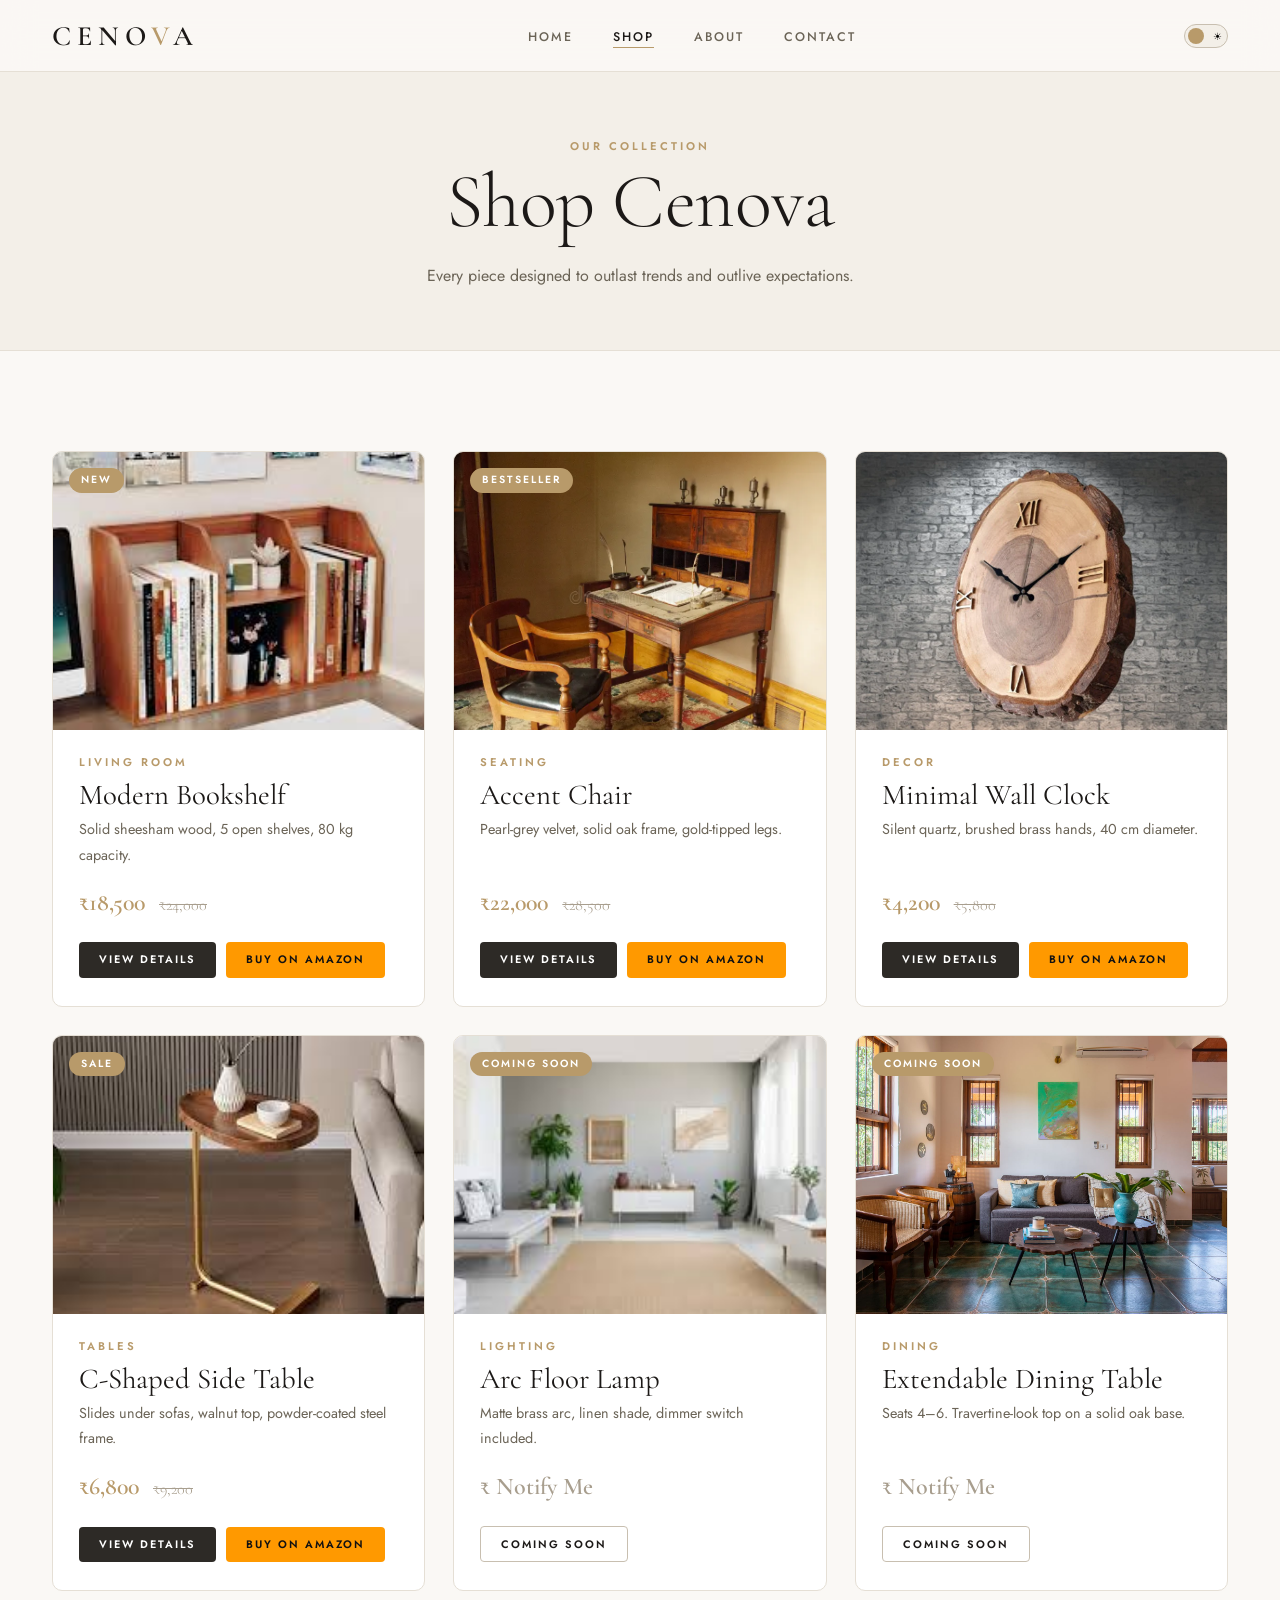
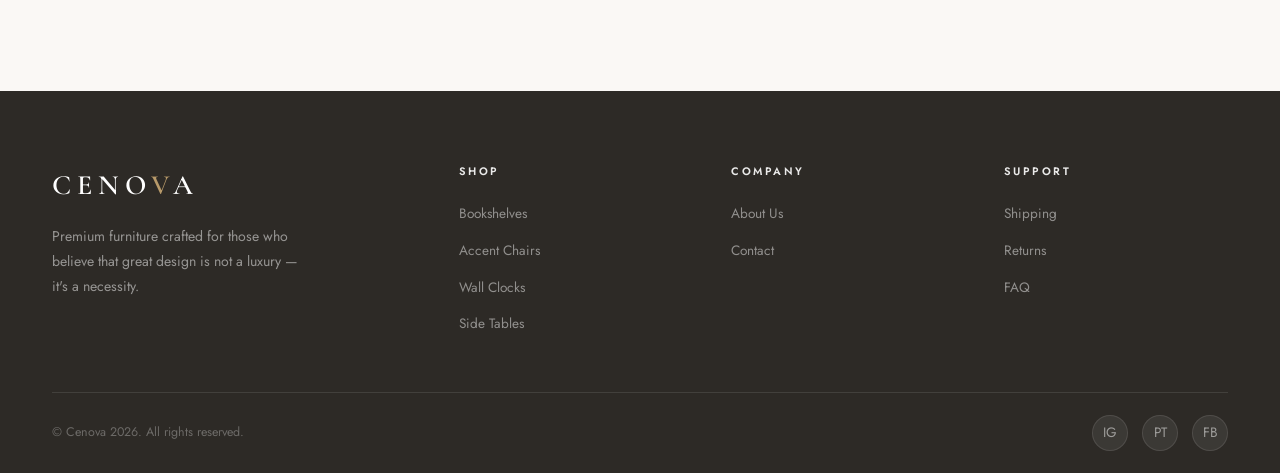
<file: shop.html>
<!DOCTYPE html>
<html lang="en">
<head>
  <meta charset="UTF-8"/>
  <meta name="viewport" content="width=device-width, initial-scale=1.0"/>
  <title>Shop — Cenova</title>
  <link rel="stylesheet" href="style.css"/>
</head>
<body>

<header class="site-header">
  <div class="container">
    <nav class="nav-inner">
      <a href="index.html" class="logo">CENO<span>V</span>A</a>
      <button class="hamburger" aria-label="Toggle menu" aria-expanded="false"><span></span><span></span><span></span></button>
      <ul class="nav-links">
        <li><a href="index.html">Home</a></li>
        <li><a href="shop.html">Shop</a></li>
        <li><a href="about.html">About</a></li>
        <li><a href="contact.html">Contact</a></li>
      </ul>
      <div class="nav-right">
        <button class="theme-toggle" aria-label="Switch theme" aria-pressed="false">
          <span class="toggle-sun" aria-hidden="true">☀</span>
          <span class="toggle-thumb" aria-hidden="true"></span>
          <span class="toggle-moon" aria-hidden="true">☽</span>
        </button>
      </div>
    </nav>
  </div>
</header>

<div class="shop-hero">
  <div class="container">
    <span class="eyebrow reveal">Our Collection</span>
    <h1 class="reveal reveal-delay-1">Shop Cenova</h1>
    <p class="reveal reveal-delay-2" style="max-width:480px;margin:16px auto 0;">Every piece designed to outlast trends and outlive expectations.</p>
  </div>
</div>

<section class="section">
  <div class="container">
    <div class="shop-grid">

      <article class="product-card reveal reveal-delay-1">
        <div class="card-img-wrap">
          <img src="images/bookshelf.jpg" alt="Modern Bookshelf" loading="lazy"/>
          <span class="card-badge">New</span>
        </div>
        <div class="card-body">
          <span class="eyebrow">Living Room</span>
          <h3>Modern Bookshelf</h3>
          <p>Solid sheesham wood, 5 open shelves, 80 kg capacity.</p>
          <div class="card-price">₹18,500 <del>₹24,000</del></div>
          <div class="card-btns">
            <a href="bookshelf.html" class="btn btn-primary btn-sm">View Details</a>
            <a href="https://amazon.in" target="_blank" rel="noopener" class="btn btn-amazon btn-sm">Buy on Amazon</a>
          </div>
        </div>
      </article>

      <article class="product-card reveal reveal-delay-2">
        <div class="card-img-wrap">
          <img src="images/chair.jpg" alt="Accent Chair" loading="lazy"/>
          <span class="card-badge">Bestseller</span>
        </div>
        <div class="card-body">
          <span class="eyebrow">Seating</span>
          <h3>Accent Chair</h3>
          <p>Pearl-grey velvet, solid oak frame, gold-tipped legs.</p>
          <div class="card-price">₹22,000 <del>₹28,500</del></div>
          <div class="card-btns">
            <a href="chair.html" class="btn btn-primary btn-sm">View Details</a>
            <a href="https://amazon.in" target="_blank" rel="noopener" class="btn btn-amazon btn-sm">Buy on Amazon</a>
          </div>
        </div>
      </article>

      <article class="product-card reveal reveal-delay-3">
        <div class="card-img-wrap">
          <img src="images/clock.jpg" alt="Wall Clock" loading="lazy"/>
        </div>
        <div class="card-body">
          <span class="eyebrow">Decor</span>
          <h3>Minimal Wall Clock</h3>
          <p>Silent quartz, brushed brass hands, 40 cm diameter.</p>
          <div class="card-price">₹4,200 <del>₹5,800</del></div>
          <div class="card-btns">
            <a href="clock.html" class="btn btn-primary btn-sm">View Details</a>
            <a href="https://amazon.in" target="_blank" rel="noopener" class="btn btn-amazon btn-sm">Buy on Amazon</a>
          </div>
        </div>
      </article>

      <article class="product-card reveal reveal-delay-1">
        <div class="card-img-wrap">
          <img src="images/c-shaped-table.jpg" alt="C-Shaped Table" loading="lazy"/>
          <span class="card-badge">Sale</span>
        </div>
        <div class="card-body">
          <span class="eyebrow">Tables</span>
          <h3>C-Shaped Side Table</h3>
          <p>Slides under sofas, walnut top, powder-coated steel frame.</p>
          <div class="card-price">₹6,800 <del>₹9,200</del></div>
          <div class="card-btns">
            <a href="table.html" class="btn btn-primary btn-sm">View Details</a>
            <a href="https://amazon.in" target="_blank" rel="noopener" class="btn btn-amazon btn-sm">Buy on Amazon</a>
          </div>
        </div>
      </article>

      <article class="product-card reveal reveal-delay-2">
        <div class="card-img-wrap">
          <img src="images/hero-furniture.jpg" alt="Floor Lamp" loading="lazy"/>
          <span class="card-badge">Coming Soon</span>
        </div>
        <div class="card-body">
          <span class="eyebrow">Lighting</span>
          <h3>Arc Floor Lamp</h3>
          <p>Matte brass arc, linen shade, dimmer switch included.</p>
          <div class="card-price" style="color:var(--text-muted);">₹ Notify Me</div>
          <div class="card-btns">
            <button class="btn btn-outline btn-sm" disabled>Coming Soon</button>
          </div>
        </div>
      </article>

      <article class="product-card reveal reveal-delay-3">
        <div class="card-img-wrap">
          <img src="images/house.jpg" alt="Dining Table" loading="lazy"/>
          <span class="card-badge">Coming Soon</span>
        </div>
        <div class="card-body">
          <span class="eyebrow">Dining</span>
          <h3>Extendable Dining Table</h3>
          <p>Seats 4–6. Travertine-look top on a solid oak base.</p>
          <div class="card-price" style="color:var(--text-muted);">₹ Notify Me</div>
          <div class="card-btns">
            <button class="btn btn-outline btn-sm" disabled>Coming Soon</button>
          </div>
        </div>
      </article>

    </div>
  </div>
</section>

<footer class="site-footer">
  <div class="container">
    <div class="footer-grid">
      <div class="footer-brand"><a href="index.html" class="logo">CENO<span>V</span>A</a><p>Premium furniture crafted for those who believe that great design is not a luxury — it's a necessity.</p></div>
      <div class="footer-col"><h5>Shop</h5><ul><li><a href="bookshelf.html">Bookshelves</a></li><li><a href="chair.html">Accent Chairs</a></li><li><a href="clock.html">Wall Clocks</a></li><li><a href="table.html">Side Tables</a></li></ul></div>
      <div class="footer-col"><h5>Company</h5><ul><li><a href="about.html">About Us</a></li><li><a href="contact.html">Contact</a></li></ul></div>
      <div class="footer-col"><h5>Support</h5><ul><li><a href="#">Shipping</a></li><li><a href="#">Returns</a></li><li><a href="#">FAQ</a></li></ul></div>
    </div>
    <div class="footer-bottom">
      <p>© Cenova 2026. All rights reserved.</p>
      <div class="social-links"><a href="#" aria-label="Instagram">IG</a><a href="#" aria-label="Pinterest">PT</a><a href="#" aria-label="Facebook">FB</a></div>
    </div>
  </div>
</footer>
<script src="script.js"></script>
</body>
</html>
</file>
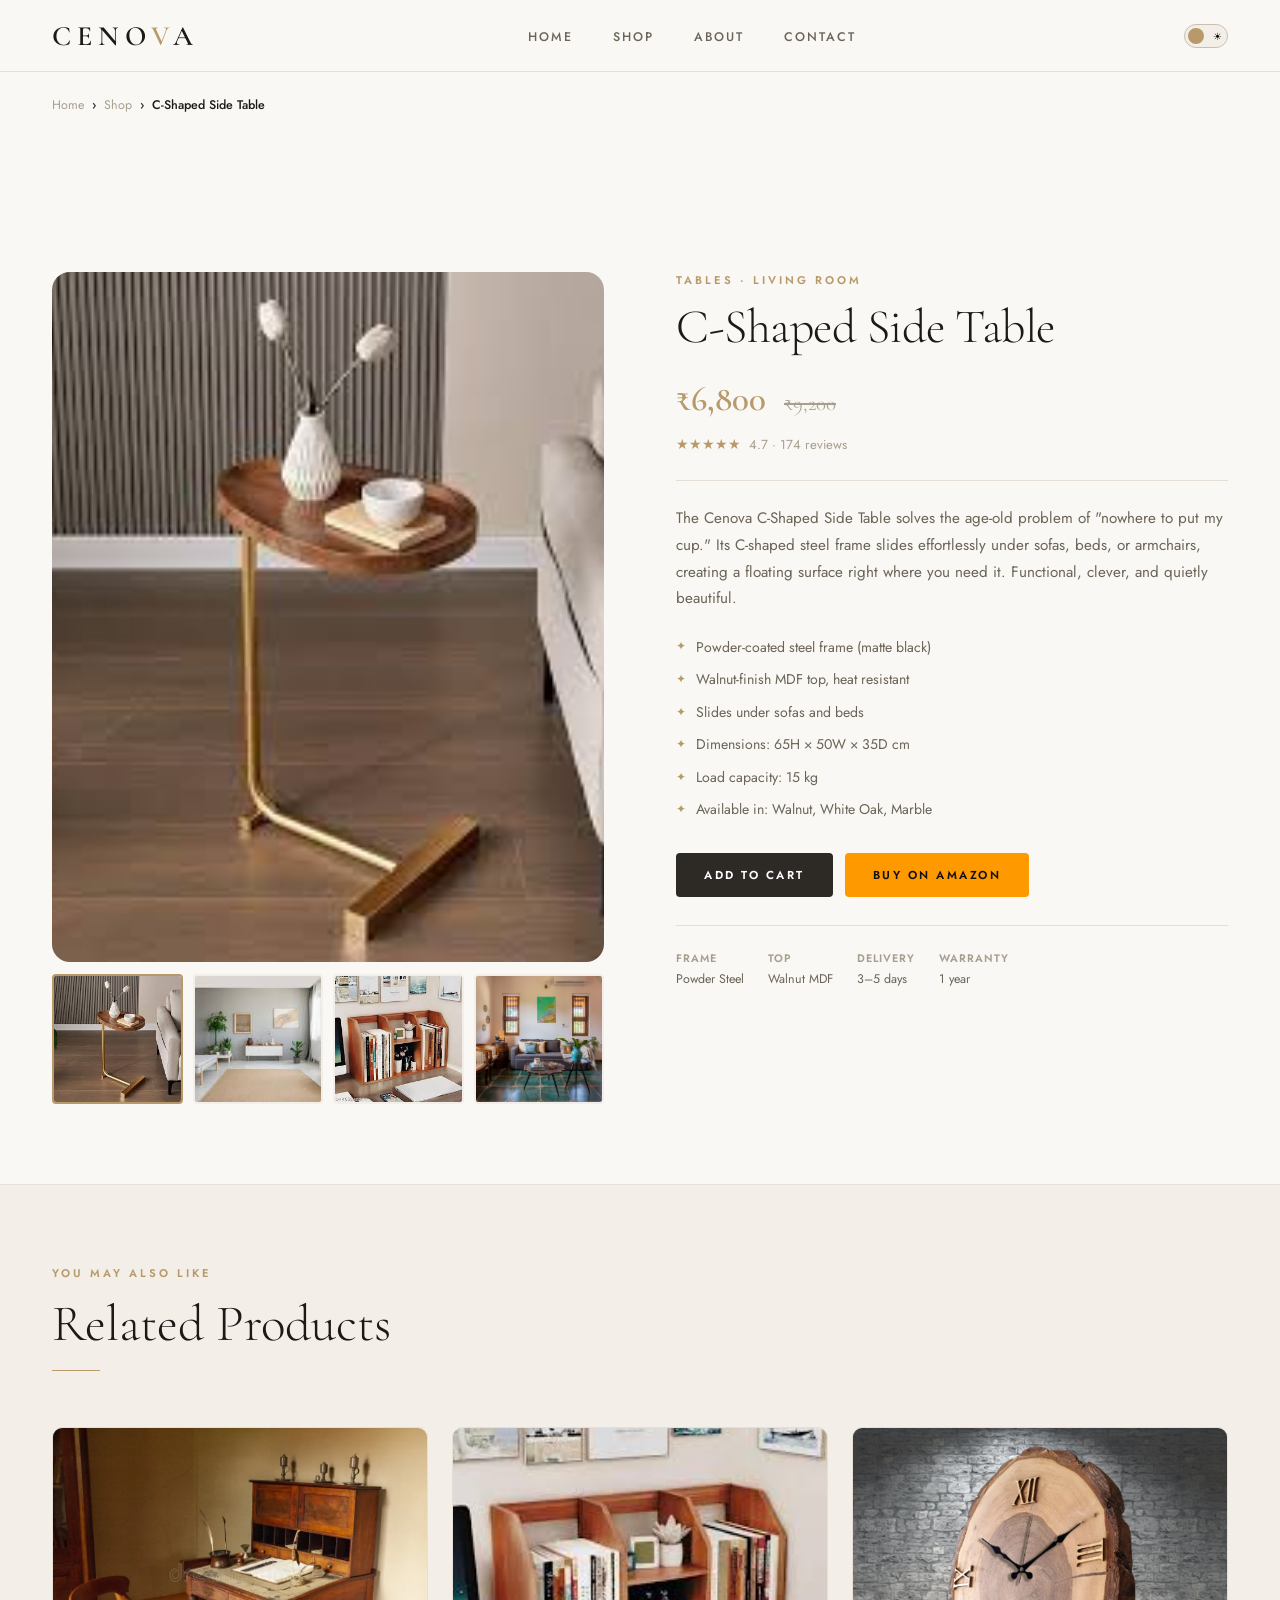
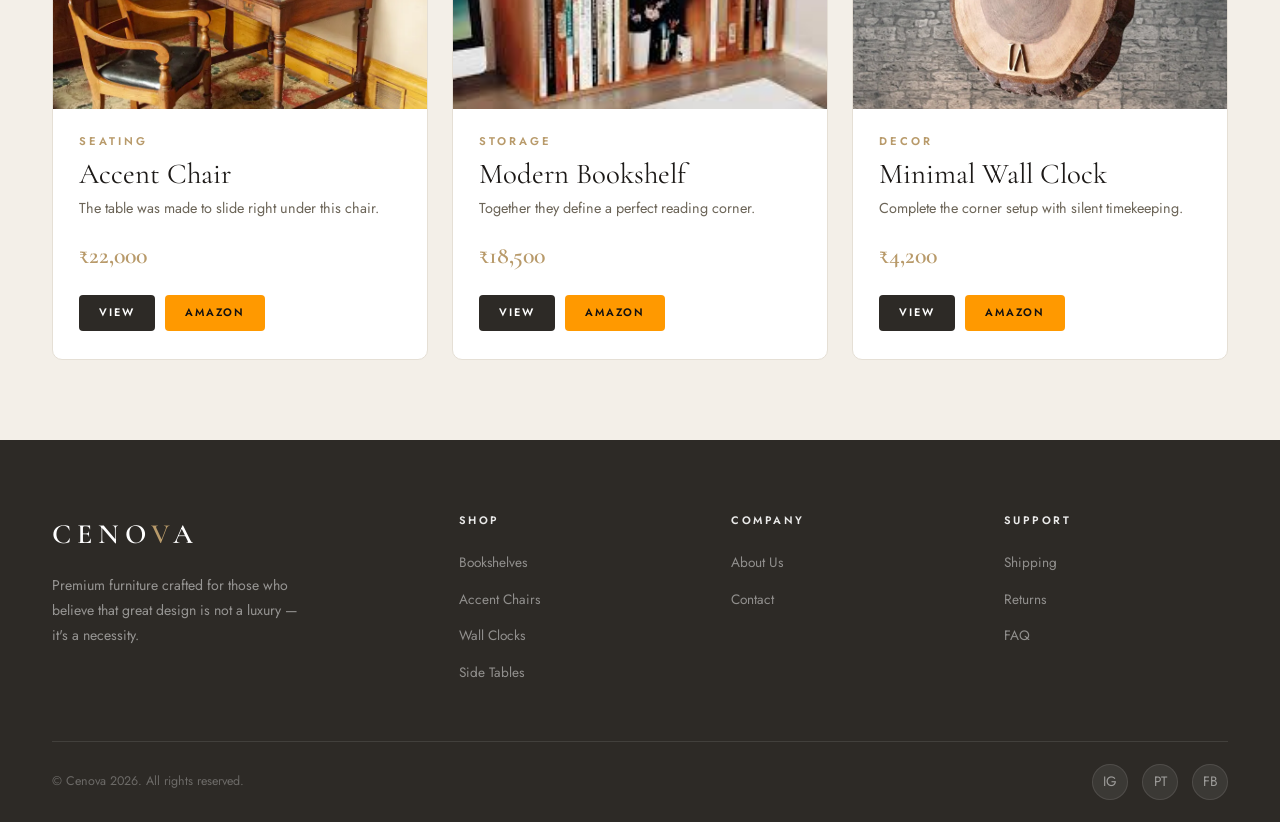
<file: table.html>
<!DOCTYPE html>
<html lang="en">
<head>
  <meta charset="UTF-8"/>
  <meta name="viewport" content="width=device-width, initial-scale=1.0"/>
  <title>C-Shaped Side Table — Cenova</title>
  <link rel="stylesheet" href="style.css"/>
</head>
<body>

<header class="site-header">
  <div class="container">
    <nav class="nav-inner">
      <a href="index.html" class="logo">CENO<span>V</span>A</a>
      <button class="hamburger" aria-label="Toggle menu" aria-expanded="false"><span></span><span></span><span></span></button>
      <ul class="nav-links">
        <li><a href="index.html">Home</a></li>
        <li><a href="shop.html">Shop</a></li>
        <li><a href="about.html">About</a></li>
        <li><a href="contact.html">Contact</a></li>
      </ul>
      <div class="nav-right">
        <button class="theme-toggle" aria-label="Switch theme" aria-pressed="false">
          <span class="toggle-sun" aria-hidden="true">☀</span>
          <span class="toggle-thumb" aria-hidden="true"></span>
          <span class="toggle-moon" aria-hidden="true">☽</span>
        </button>
      </div>
    </nav>
  </div>
</header>

<div class="container">
  <nav class="breadcrumb">
    <a href="index.html">Home</a><span class="breadcrumb-sep">›</span>
    <a href="shop.html">Shop</a><span class="breadcrumb-sep">›</span>
    <span>C-Shaped Side Table</span>
  </nav>
</div>

<main class="product-detail">
  <div class="container">
    <div class="detail-grid">
      <div class="reveal">
        <div class="gallery-main">
          <img src="images/c-shaped-table.jpg" alt="C-Shaped Side Table"/>
        </div>
        <div class="gallery-thumbs">
          <div class="gallery-thumb active"><img src="images/c-shaped-table.jpg" alt="View 1"/></div>
          <div class="gallery-thumb"><img src="images/hero-furniture.jpg" alt="View 2"/></div>
          <div class="gallery-thumb"><img src="images/bookshelf.jpg" alt="View 3"/></div>
          <div class="gallery-thumb"><img src="images/house.jpg" alt="View 4"/></div>
        </div>
      </div>

      <div class="detail-info reveal reveal-delay-2">
        <span class="eyebrow">Tables · Living Room</span>
        <h1>C-Shaped Side Table</h1>
        <div class="detail-price">₹6,800 <del>₹9,200</del></div>
        <div class="rating">
          <span class="stars">★★★★★</span>
          <span class="rating-count">4.7 · 174 reviews</span>
        </div>
        <div class="detail-divider"></div>
        <p class="detail-desc">
          The Cenova C-Shaped Side Table solves the age-old problem of "nowhere to put my cup." 
          Its C-shaped steel frame slides effortlessly under sofas, beds, or armchairs, 
          creating a floating surface right where you need it. Functional, clever, and quietly beautiful.
        </p>
        <ul class="features-list">
          <li class="feature-item"><span class="feature-check">✦</span> Powder-coated steel frame (matte black)</li>
          <li class="feature-item"><span class="feature-check">✦</span> Walnut-finish MDF top, heat resistant</li>
          <li class="feature-item"><span class="feature-check">✦</span> Slides under sofas and beds</li>
          <li class="feature-item"><span class="feature-check">✦</span> Dimensions: 65H × 50W × 35D cm</li>
          <li class="feature-item"><span class="feature-check">✦</span> Load capacity: 15 kg</li>
          <li class="feature-item"><span class="feature-check">✦</span> Available in: Walnut, White Oak, Marble</li>
        </ul>
        <div class="detail-btns">
          <button class="btn btn-primary">Add to Cart</button>
          <a href="https://amazon.in" target="_blank" rel="noopener" class="btn btn-amazon">Buy on Amazon</a>
        </div>
        <div class="detail-divider"></div>
        <div class="detail-meta">
          <div class="meta-item"><strong>Frame</strong><span>Powder Steel</span></div>
          <div class="meta-item"><strong>Top</strong><span>Walnut MDF</span></div>
          <div class="meta-item"><strong>Delivery</strong><span>3–5 days</span></div>
          <div class="meta-item"><strong>Warranty</strong><span>1 year</span></div>
        </div>
      </div>
    </div>
  </div>
</main>

<section class="related">
  <div class="container">
    <div class="section-head reveal">
      <span class="eyebrow">You May Also Like</span>
      <h2>Related Products</h2>
      <div class="divider"></div>
    </div>
    <div class="related-grid">
      <article class="product-card reveal reveal-delay-1">
        <div class="card-img-wrap"><img src="images/chair.jpg" alt="Chair" loading="lazy"/></div>
        <div class="card-body"><span class="eyebrow">Seating</span><h3>Accent Chair</h3><p>The table was made to slide right under this chair.</p><div class="card-price">₹22,000</div><div class="card-btns"><a href="chair.html" class="btn btn-primary btn-sm">View</a><a href="https://amazon.in" target="_blank" rel="noopener" class="btn btn-amazon btn-sm">Amazon</a></div></div>
      </article>
      <article class="product-card reveal reveal-delay-2">
        <div class="card-img-wrap"><img src="images/bookshelf.jpg" alt="Bookshelf" loading="lazy"/></div>
        <div class="card-body"><span class="eyebrow">Storage</span><h3>Modern Bookshelf</h3><p>Together they define a perfect reading corner.</p><div class="card-price">₹18,500</div><div class="card-btns"><a href="bookshelf.html" class="btn btn-primary btn-sm">View</a><a href="https://amazon.in" target="_blank" rel="noopener" class="btn btn-amazon btn-sm">Amazon</a></div></div>
      </article>
      <article class="product-card reveal reveal-delay-3">
        <div class="card-img-wrap"><img src="images/clock.jpg" alt="Clock" loading="lazy"/></div>
        <div class="card-body"><span class="eyebrow">Decor</span><h3>Minimal Wall Clock</h3><p>Complete the corner setup with silent timekeeping.</p><div class="card-price">₹4,200</div><div class="card-btns"><a href="clock.html" class="btn btn-primary btn-sm">View</a><a href="https://amazon.in" target="_blank" rel="noopener" class="btn btn-amazon btn-sm">Amazon</a></div></div>
      </article>
    </div>
  </div>
</section>

<footer class="site-footer">
  <div class="container">
    <div class="footer-grid">
      <div class="footer-brand"><a href="index.html" class="logo">CENO<span>V</span>A</a><p>Premium furniture crafted for those who believe that great design is not a luxury — it's a necessity.</p></div>
      <div class="footer-col"><h5>Shop</h5><ul><li><a href="bookshelf.html">Bookshelves</a></li><li><a href="chair.html">Accent Chairs</a></li><li><a href="clock.html">Wall Clocks</a></li><li><a href="table.html">Side Tables</a></li></ul></div>
      <div class="footer-col"><h5>Company</h5><ul><li><a href="about.html">About Us</a></li><li><a href="contact.html">Contact</a></li></ul></div>
      <div class="footer-col"><h5>Support</h5><ul><li><a href="#">Shipping</a></li><li><a href="#">Returns</a></li><li><a href="#">FAQ</a></li></ul></div>
    </div>
    <div class="footer-bottom">
      <p>© Cenova 2026. All rights reserved.</p>
      <div class="social-links"><a href="#" aria-label="Instagram">IG</a><a href="#" aria-label="Pinterest">PT</a><a href="#" aria-label="Facebook">FB</a></div>
    </div>
  </div>
</footer>
<script src="script.js"></script>
</body>
</html>
</file>
<file: style.css>
/* ═══════════════════════════════════════════════════════════════
   CENOVA — Premium Furniture Brand
   style.css · Shared across all pages
   ═══════════════════════════════════════════════════════════════ */

@import url('https://fonts.googleapis.com/css2?family=Cormorant+Garamond:ital,wght@0,300;0,400;0,500;0,600;0,700;1,300;1,400&family=Jost:wght@300;400;500;600&display=swap');

/* ─── CSS Variables: Light Mode ─── */
:root {
  --bg:             #faf8f5;
  --bg-alt:         #f3efe8;
  --bg-card:        #ffffff;
  --bg-header:      rgba(250, 248, 245, 0.94);

  --text:           #1c1917;
  --text-sub:       #6b6457;
  --text-muted:     #a89e8e;

  --gold:           #b89a6a;
  --gold-light:     #d4b896;
  --gold-dark:      #8c7350;
  --charcoal:       #2d2a26;

  --border:         #e5dfd5;
  --border-strong:  #c8bfb0;

  --shadow-xs:      0 1px 4px rgba(28,25,23,.05);
  --shadow-sm:      0 2px 12px rgba(28,25,23,.08);
  --shadow-md:      0 8px 32px rgba(28,25,23,.12);
  --shadow-lg:      0 20px 60px rgba(28,25,23,.16);

  --radius:         4px;
  --radius-md:      10px;
  --radius-lg:      18px;

  --header-h:       72px;
  --ease:           cubic-bezier(0.4, 0, 0.2, 1);
  --t:              0.3s;

  color-scheme: light;
}

/* ─── CSS Variables: Dark Mode ─── */
[data-theme="dark"] {
  --bg:             #100f0d;
  --bg-alt:         #181612;
  --bg-card:        #1e1c18;
  --bg-header:      rgba(16, 15, 13, 0.95);

  --text:           #f0ece5;
  --text-sub:       #a89e8e;
  --text-muted:     #5e5750;

  --gold:           #c9a872;
  --gold-light:     #e0c49a;
  --gold-dark:      #a08050;

  --border:         #2a2720;
  --border-strong:  #3e3a32;

  --shadow-xs:      0 1px 4px rgba(0,0,0,.3);
  --shadow-sm:      0 2px 12px rgba(0,0,0,.4);
  --shadow-md:      0 8px 32px rgba(0,0,0,.5);
  --shadow-lg:      0 20px 60px rgba(0,0,0,.6);

  color-scheme: dark;
}

/* ─── Reset ─── */
*, *::before, *::after { box-sizing: border-box; margin: 0; padding: 0; }
html { scroll-behavior: smooth; font-size: 16px; }

body {
  font-family: 'Jost', sans-serif;
  background: var(--bg);
  color: var(--text);
  transition: background var(--t) var(--ease), color var(--t) var(--ease);
  line-height: 1.6;
  overflow-x: hidden;
}

img { max-width: 100%; display: block; }
a { color: inherit; text-decoration: none; }
ul { list-style: none; }
button { font-family: inherit; cursor: pointer; }
input, textarea, select { font-family: inherit; }

/* ─── Typography ─── */
h1, h2, h3, h4 {
  font-family: 'Cormorant Garamond', serif;
  line-height: 1.15;
  color: var(--text);
}
h1 { font-size: clamp(2.8rem, 6vw, 5rem); font-weight: 300; letter-spacing: -0.5px; }
h2 { font-size: clamp(2rem, 4vw, 3.2rem); font-weight: 300; }
h3 { font-size: clamp(1.3rem, 2.5vw, 1.8rem); font-weight: 400; }
h4 { font-size: 1.2rem; font-weight: 500; }
p  { color: var(--text-sub); line-height: 1.75; }

.eyebrow {
  font-family: 'Jost', sans-serif;
  font-size: 0.7rem;
  font-weight: 600;
  letter-spacing: 3px;
  text-transform: uppercase;
  color: var(--gold);
}

/* ─── Container ─── */
.container {
  max-width: 1240px;
  margin: 0 auto;
  padding: 0 32px;
}

/* ════════════════════════════════════
   HEADER & NAVBAR
════════════════════════════════════ */
.site-header {
  position: fixed;
  top: 0; left: 0; right: 0;
  z-index: 1000;
  height: var(--header-h);
  background: var(--bg-header);
  backdrop-filter: blur(16px) saturate(1.4);
  border-bottom: 1px solid var(--border);
  transition: background var(--t), border-color var(--t), box-shadow var(--t);
}
.site-header.scrolled { box-shadow: var(--shadow-sm); }

.nav-inner {
  height: var(--header-h);
  display: flex;
  align-items: center;
  justify-content: space-between;
  gap: 24px;
}

/* Logo */
.logo {
  font-family: 'Cormorant Garamond', serif;
  font-size: 1.75rem;
  font-weight: 600;
  letter-spacing: 6px;
  text-transform: uppercase;
  color: var(--text);
  transition: color var(--t);
}
.logo span { color: var(--gold); }

/* Nav Links */
.nav-links {
  display: flex;
  gap: 40px;
}
.nav-links a {
  font-size: 0.78rem;
  font-weight: 500;
  letter-spacing: 2px;
  text-transform: uppercase;
  color: var(--text-sub);
  position: relative;
  transition: color var(--t);
}
.nav-links a::after {
  content: '';
  position: absolute;
  bottom: -2px; left: 0;
  width: 0; height: 1px;
  background: var(--gold);
  transition: width 0.4s var(--ease);
}
.nav-links a:hover,
.nav-links a.active { color: var(--text); }
.nav-links a:hover::after,
.nav-links a.active::after { width: 100%; }

/* Header Right */
.nav-right {
  display: flex;
  align-items: center;
  gap: 20px;
}

/* Theme Toggle */
.theme-toggle {
  width: 44px; height: 24px;
  background: var(--bg-alt);
  border: 1px solid var(--border-strong);
  border-radius: 12px;
  position: relative;
  cursor: pointer;
  transition: background var(--t), border-color var(--t);
  outline: none;
  flex-shrink: 0;
}
.theme-toggle:focus-visible {
  outline: 2px solid var(--gold);
  outline-offset: 3px;
}
.toggle-thumb {
  position: absolute;
  top: 3px; left: 3px;
  width: 16px; height: 16px;
  border-radius: 50%;
  background: var(--gold);
  transition: transform var(--t) var(--ease), background var(--t);
  display: flex; align-items: center; justify-content: center;
  font-size: 9px;
}
[data-theme="dark"] .toggle-thumb { transform: translateX(20px); }

.toggle-sun, .toggle-moon {
  position: absolute;
  top: 50%; transform: translateY(-50%);
  font-size: 10px;
  transition: opacity var(--t);
}
.toggle-sun  { right: 5px; opacity: 1; }
.toggle-moon { left: 5px;  opacity: 0; }
[data-theme="dark"] .toggle-sun  { opacity: 0; }
[data-theme="dark"] .toggle-moon { opacity: 1; }

/* Hamburger */
.hamburger {
  display: none;
  flex-direction: column;
  gap: 5px;
  background: none;
  border: none;
  padding: 4px;
  cursor: pointer;
}
.hamburger span {
  display: block;
  width: 24px; height: 1.5px;
  background: var(--text);
  transition: transform var(--t), opacity var(--t), background var(--t);
  transform-origin: center;
}
.hamburger.open span:nth-child(1) { transform: translateY(6.5px) rotate(45deg); }
.hamburger.open span:nth-child(2) { opacity: 0; }
.hamburger.open span:nth-child(3) { transform: translateY(-6.5px) rotate(-45deg); }

/* ════════════════════════════════════
   BUTTONS
════════════════════════════════════ */
.btn {
  display: inline-flex;
  align-items: center;
  gap: 8px;
  padding: 13px 28px;
  font-size: 0.72rem;
  font-weight: 600;
  letter-spacing: 2.5px;
  text-transform: uppercase;
  border: none;
  border-radius: var(--radius);
  transition: all 0.25s var(--ease);
  white-space: nowrap;
}
.btn-primary {
  background: var(--charcoal);
  color: #fff;
}
[data-theme="dark"] .btn-primary {
  background: var(--gold);
  color: var(--charcoal);
}
.btn-primary:hover {
  background: var(--gold);
  color: var(--charcoal);
  transform: translateY(-1px);
  box-shadow: 0 8px 24px rgba(184,154,106,.35);
}
[data-theme="dark"] .btn-primary:hover {
  background: var(--gold-light);
}

.btn-outline {
  background: transparent;
  color: var(--text);
  border: 1px solid var(--border-strong);
}
.btn-outline:hover {
  border-color: var(--gold);
  color: var(--gold);
  transform: translateY(-1px);
}

.btn-gold {
  background: var(--gold);
  color: #fff;
}
.btn-gold:hover {
  background: var(--gold-dark);
  transform: translateY(-1px);
  box-shadow: 0 8px 24px rgba(184,154,106,.4);
}

.btn-sm { padding: 9px 20px; font-size: 0.68rem; letter-spacing: 2px; }
.btn-amazon {
  background: #ff9900;
  color: #111;
}
.btn-amazon:hover {
  background: #e68a00;
  transform: translateY(-1px);
}

/* ════════════════════════════════════
   SECTION LAYOUT
════════════════════════════════════ */
.section {
  padding: 100px 0;
}
.section-sm { padding: 60px 0; }

.section-head {
  margin-bottom: 56px;
}
.section-head .eyebrow { margin-bottom: 12px; display: block; }
.section-head p { max-width: 520px; margin-top: 12px; }

.divider {
  width: 48px; height: 1px;
  background: var(--gold);
  margin: 16px 0;
}

/* ════════════════════════════════════
   HERO SLIDER
════════════════════════════════════ */
.hero {
  position: relative;
  width: 100%;
  height: 100vh;
  min-height: 640px;
  overflow: hidden;
  background: var(--charcoal);
}

.slides-track {
  display: flex;
  height: 100%;
  transition: transform 0.9s cubic-bezier(0.77, 0, 0.175, 1);
}

.slide {
  min-width: 100%;
  height: 100%;
  position: relative;
}

.slide-img {
  position: absolute; inset: 0;
  width: 100%; height: 100%;
  object-fit: cover;
  transition: transform 8s linear;
}
.slide.active .slide-img { transform: scale(1.05); }

.slide-overlay {
  position: absolute; inset: 0;
  background: linear-gradient(
    105deg,
    rgba(16,14,10,0.72) 0%,
    rgba(16,14,10,0.38) 55%,
    rgba(16,14,10,0.12) 100%
  );
}
[data-theme="dark"] .slide-overlay {
  background: linear-gradient(
    105deg,
    rgba(0,0,0,0.82) 0%,
    rgba(0,0,0,0.45) 55%,
    rgba(0,0,0,0.18) 100%
  );
}

.slide-content {
  position: relative; z-index: 2;
  height: 100%;
  display: flex;
  flex-direction: column;
  justify-content: center;
  padding-top: var(--header-h);
  padding-left: max(32px, calc((100vw - 1240px)/2 + 32px));
  max-width: 740px;
}

.slide-eyebrow {
  font-family: 'Jost', sans-serif;
  font-size: 0.65rem;
  letter-spacing: 4px;
  text-transform: uppercase;
  color: var(--gold-light);
  margin-bottom: 18px;
  opacity: 0;
  transform: translateY(16px);
  transition: opacity 0.6s 0.2s, transform 0.6s 0.2s var(--ease);
}

.slide-title {
  font-family: 'Cormorant Garamond', serif;
  font-size: clamp(2.8rem, 6vw, 5.5rem);
  font-weight: 300;
  color: #fff;
  line-height: 1.1;
  margin-bottom: 20px;
  opacity: 0;
  transform: translateY(24px);
  transition: opacity 0.7s 0.35s, transform 0.7s 0.35s var(--ease);
}

.slide-sub {
  font-size: 0.95rem;
  color: rgba(255,255,255,0.7);
  margin-bottom: 40px;
  max-width: 400px;
  opacity: 0;
  transform: translateY(20px);
  transition: opacity 0.6s 0.5s, transform 0.6s 0.5s var(--ease);
}

.slide-actions {
  display: flex;
  gap: 14px;
  flex-wrap: wrap;
  opacity: 0;
  transform: translateY(18px);
  transition: opacity 0.6s 0.65s, transform 0.6s 0.65s var(--ease);
}

.slide.active .slide-eyebrow,
.slide.active .slide-title,
.slide.active .slide-sub,
.slide.active .slide-actions {
  opacity: 1;
  transform: none;
}

/* Category Tags */
.slide-cats {
  display: flex;
  gap: 8px;
  flex-wrap: wrap;
  margin-bottom: 36px;
  opacity: 0;
  transform: translateY(18px);
  transition: opacity 0.6s 0.58s, transform 0.6s 0.58s var(--ease);
}
.slide.active .slide-cats { opacity: 1; transform: none; }

.cat-tag {
  padding: 6px 16px;
  border: 1px solid rgba(255,255,255,0.3);
  border-radius: 50px;
  font-size: 0.72rem;
  font-weight: 500;
  letter-spacing: 1.5px;
  text-transform: uppercase;
  color: rgba(255,255,255,0.8);
  backdrop-filter: blur(8px);
  background: rgba(255,255,255,0.06);
  transition: all 0.25s;
  cursor: default;
}
.cat-tag:hover, .cat-tag.active-cat {
  background: var(--gold);
  border-color: var(--gold);
  color: #fff;
}

/* Slider controls */
.slider-arrow {
  position: absolute;
  top: 50%; transform: translateY(-50%);
  z-index: 10;
  width: 52px; height: 52px;
  border-radius: 50%;
  background: rgba(255,255,255,0.1);
  border: 1px solid rgba(255,255,255,0.2);
  color: #fff;
  font-size: 1.1rem;
  display: flex; align-items: center; justify-content: center;
  transition: all 0.25s;
  backdrop-filter: blur(8px);
}
.slider-arrow:hover {
  background: var(--gold);
  border-color: var(--gold);
  transform: translateY(-50%) scale(1.08);
}
.slider-arrow.prev { left: 32px; }
.slider-arrow.next { right: 32px; }

/* Dots */
.slider-dots {
  position: absolute;
  bottom: 32px;
  left: max(32px, calc((100vw - 1240px)/2 + 32px));
  display: flex; gap: 10px; z-index: 10;
}
.slider-dot {
  width: 24px; height: 2px;
  background: rgba(255,255,255,0.35);
  border: none;
  cursor: pointer;
  transition: all 0.35s;
  border-radius: 1px;
}
.slider-dot.active {
  width: 48px;
  background: var(--gold);
}

/* Slide counter */
.slide-counter {
  position: absolute;
  bottom: 30px; right: 40px;
  font-family: 'Cormorant Garamond', serif;
  font-size: 0.85rem;
  color: rgba(255,255,255,0.5);
  z-index: 10;
  letter-spacing: 2px;
}
.slide-counter strong { color: rgba(255,255,255,0.9); font-weight: 400; }

/* ════════════════════════════════════
   FEATURED PRODUCTS
════════════════════════════════════ */
.products-grid {
  display: grid;
  grid-template-columns: repeat(2, 1fr);
  gap: 28px;
}

.product-card {
  background: var(--bg-card);
  border: 1px solid var(--border);
  border-radius: var(--radius-md);
  overflow: hidden;
  display: flex;
  flex-direction: column;
  transition: border-color var(--t), box-shadow var(--t), transform 0.3s var(--ease);
}
.product-card:hover {
  box-shadow: var(--shadow-md);
  transform: translateY(-5px);
  border-color: var(--gold);
}

.card-img-wrap {
  position: relative;
  overflow: hidden;
  aspect-ratio: 4/3;
  background: var(--bg-alt);
}
.card-img-wrap img {
  width: 100%; height: 100%;
  object-fit: cover;
  transition: transform 0.6s var(--ease);
}
.product-card:hover .card-img-wrap img { transform: scale(1.06); }

.card-badge {
  position: absolute;
  top: 16px; left: 16px;
  background: var(--gold);
  color: #fff;
  font-size: 0.65rem;
  font-weight: 600;
  letter-spacing: 2px;
  text-transform: uppercase;
  padding: 4px 12px;
  border-radius: 50px;
}

.card-body {
  padding: 24px 26px 28px;
  display: flex;
  flex-direction: column;
  flex: 1;
}
.card-body .eyebrow { margin-bottom: 6px; }
.card-body h3 { margin-bottom: 6px; }
.card-body > p { font-size: 0.9rem; margin-bottom: 16px; flex: 1; }

.card-price {
  font-family: 'Cormorant Garamond', serif;
  font-size: 1.5rem;
  font-weight: 600;
  color: var(--gold);
  margin-bottom: 20px;
}
.card-price del {
  font-size: 1rem;
  color: var(--text-muted);
  font-weight: 300;
  margin-left: 8px;
}

.card-btns {
  display: flex;
  gap: 10px;
  flex-wrap: wrap;
}

/* ════════════════════════════════════
   CUSTOMER FAVORITE
════════════════════════════════════ */
.favorite-section {
  background: var(--bg-alt);
  border-top: 1px solid var(--border);
  border-bottom: 1px solid var(--border);
  transition: background var(--t), border-color var(--t);
}

.vote-grid {
  display: grid;
  grid-template-columns: repeat(4, 1fr);
  gap: 20px;
  margin: 48px 0 40px;
}

.vote-card {
  background: var(--bg-card);
  border: 2px solid var(--border);
  border-radius: var(--radius-md);
  padding: 24px 20px;
  text-align: center;
  cursor: pointer;
  transition: all 0.25s var(--ease);
  position: relative;
  overflow: hidden;
}
.vote-card::before {
  content: '';
  position: absolute;
  inset: 0;
  background: var(--gold);
  opacity: 0;
  transition: opacity 0.25s;
}
.vote-card.selected {
  border-color: var(--gold);
}
.vote-card.selected::before { opacity: 0.07; }

.vote-card img {
  width: 100%; aspect-ratio: 1;
  object-fit: cover;
  border-radius: var(--radius);
  margin-bottom: 14px;
}
.vote-card h4 {
  font-size: 0.9rem;
  font-weight: 500;
  margin-bottom: 4px;
  color: var(--text);
}
.vote-card p { font-size: 0.78rem; color: var(--text-muted); }

.vote-radio {
  width: 20px; height: 20px;
  border-radius: 50%;
  border: 2px solid var(--border-strong);
  margin: 12px auto 0;
  display: flex; align-items: center; justify-content: center;
  transition: border-color 0.25s;
}
.vote-card.selected .vote-radio {
  border-color: var(--gold);
  background: var(--gold);
}
.vote-card.selected .vote-radio::after {
  content: '';
  width: 8px; height: 8px;
  border-radius: 50%;
  background: #fff;
}

.vote-actions { display: flex; gap: 14px; align-items: center; }
.vote-result {
  font-size: 0.85rem;
  color: var(--gold);
  font-weight: 500;
  display: none;
}

/* ════════════════════════════════════
   FUTURE PRODUCT VOTING
════════════════════════════════════ */
.future-inner {
  display: grid;
  grid-template-columns: 1fr 1fr;
  gap: 80px;
  align-items: start;
}

.future-options {
  display: flex;
  flex-direction: column;
  gap: 12px;
  margin: 28px 0 32px;
}

.future-option {
  display: flex;
  align-items: center;
  gap: 14px;
  padding: 16px 20px;
  border: 1px solid var(--border);
  border-radius: var(--radius);
  background: var(--bg-card);
  cursor: pointer;
  transition: all 0.2s;
  text-align: left;
}
.future-option:hover { border-color: var(--gold); }
.future-option.selected { border-color: var(--gold); background: var(--bg-alt); }

.option-dot {
  width: 18px; height: 18px;
  border-radius: 50%;
  border: 2px solid var(--border-strong);
  flex-shrink: 0;
  transition: all 0.2s;
}
.future-option.selected .option-dot {
  border-color: var(--gold);
  background: var(--gold);
  box-shadow: 0 0 0 3px rgba(184,154,106,0.2);
}

.option-label { font-size: 0.9rem; font-weight: 500; color: var(--text); }

/* Notify form */
.notify-card {
  background: var(--bg-card);
  border: 1px solid var(--border);
  border-radius: var(--radius-md);
  padding: 32px;
}
.notify-card h4 { margin-bottom: 8px; }
.notify-card p { font-size: 0.88rem; margin-bottom: 20px; }

.notify-toggle-wrap {
  display: flex;
  align-items: center;
  gap: 12px;
  margin-bottom: 20px;
  cursor: pointer;
}
.notify-toggle-wrap input[type="checkbox"] { display: none; }
.notify-switch {
  width: 40px; height: 22px;
  background: var(--border);
  border-radius: 11px;
  position: relative;
  transition: background 0.25s;
  flex-shrink: 0;
}
.notify-switch::after {
  content: '';
  position: absolute;
  top: 3px; left: 3px;
  width: 16px; height: 16px;
  border-radius: 50%;
  background: #fff;
  transition: transform 0.25s;
}
.notify-toggle-wrap input:checked ~ .notify-switch { background: var(--gold); }
.notify-toggle-wrap input:checked ~ .notify-switch::after { transform: translateX(18px); }

.notify-label { font-size: 0.85rem; color: var(--text-sub); }

.email-input-wrap {
  display: flex;
  gap: 8px;
  margin-top: 8px;
}
.email-input-wrap input {
  flex: 1;
  padding: 11px 16px;
  border: 1px solid var(--border);
  border-radius: var(--radius);
  background: var(--bg);
  color: var(--text);
  font-size: 0.85rem;
  transition: border-color 0.2s;
}
.email-input-wrap input:focus {
  outline: none;
  border-color: var(--gold);
}

/* ════════════════════════════════════
   CONTACT SECTION
════════════════════════════════════ */
.contact-inner {
  display: grid;
  grid-template-columns: 1fr 1fr;
  gap: 80px;
  align-items: start;
}

.contact-info-item {
  display: flex;
  gap: 16px;
  margin-bottom: 28px;
}
.contact-icon {
  width: 44px; height: 44px;
  border-radius: 50%;
  background: var(--bg-alt);
  border: 1px solid var(--border);
  display: flex; align-items: center; justify-content: center;
  font-size: 1rem;
  flex-shrink: 0;
  transition: background var(--t), border-color var(--t);
}
.contact-info-item h4 { font-family: 'Jost', sans-serif; font-size: 0.72rem; font-weight: 600; letter-spacing: 1.5px; text-transform: uppercase; color: var(--text-muted); margin-bottom: 4px; }
.contact-info-item p { font-size: 0.9rem; color: var(--text-sub); }

.form-group { margin-bottom: 20px; }
.form-group label {
  display: block;
  font-size: 0.72rem;
  font-weight: 600;
  letter-spacing: 1.5px;
  text-transform: uppercase;
  color: var(--text-muted);
  margin-bottom: 8px;
}
.form-group input,
.form-group textarea {
  width: 100%;
  padding: 13px 16px;
  border: 1px solid var(--border);
  border-radius: var(--radius);
  background: var(--bg-alt);
  color: var(--text);
  font-size: 0.9rem;
  transition: border-color 0.2s, background var(--t);
}
.form-group input:focus,
.form-group textarea:focus {
  outline: none;
  border-color: var(--gold);
  background: var(--bg-card);
}
.form-group textarea { resize: vertical; min-height: 130px; }

/* ════════════════════════════════════
   FOOTER
════════════════════════════════════ */
.site-footer {
  background: var(--charcoal);
  color: rgba(255,255,255,0.7);
  padding: 72px 0 0;
}
[data-theme="dark"] .site-footer { background: #0a0907; }

.footer-grid {
  display: grid;
  grid-template-columns: 1.6fr 1fr 1fr 1fr;
  gap: 48px;
  padding-bottom: 56px;
  border-bottom: 1px solid rgba(255,255,255,0.1);
}

.footer-brand .logo { color: #fff; margin-bottom: 16px; display: block; }
.footer-brand p { font-size: 0.88rem; color: rgba(255,255,255,0.5); line-height: 1.8; max-width: 260px; }

.footer-newsletter { margin-top: 24px; }
.footer-newsletter p { font-size: 0.78rem; color: rgba(255,255,255,0.45); margin-bottom: 10px; }
.newsletter-form { display: flex; gap: 8px; }
.newsletter-form input {
  flex: 1;
  padding: 10px 14px;
  background: rgba(255,255,255,0.07);
  border: 1px solid rgba(255,255,255,0.12);
  border-radius: var(--radius);
  color: #fff;
  font-size: 0.82rem;
}
.newsletter-form input::placeholder { color: rgba(255,255,255,0.3); }
.newsletter-form input:focus { outline: none; border-color: var(--gold); }

.footer-col h5 {
  font-family: 'Jost', sans-serif;
  font-size: 0.68rem;
  font-weight: 600;
  letter-spacing: 2.5px;
  text-transform: uppercase;
  color: rgba(255,255,255,0.9);
  margin-bottom: 20px;
}
.footer-col ul { display: flex; flex-direction: column; gap: 11px; }
.footer-col ul a {
  font-size: 0.85rem;
  color: rgba(255,255,255,0.48);
  transition: color 0.2s;
}
.footer-col ul a:hover { color: var(--gold); }

.footer-bottom {
  padding: 22px 0;
  display: flex;
  align-items: center;
  justify-content: space-between;
  flex-wrap: wrap;
  gap: 16px;
}
.footer-bottom p { font-size: 0.78rem; color: rgba(255,255,255,0.3); }

.social-links { display: flex; gap: 14px; }
.social-links a {
  width: 36px; height: 36px;
  border-radius: 50%;
  background: rgba(255,255,255,0.07);
  border: 1px solid rgba(255,255,255,0.1);
  display: flex; align-items: center; justify-content: center;
  font-size: 0.85rem;
  color: rgba(255,255,255,0.5);
  transition: all 0.2s;
}
.social-links a:hover { background: var(--gold); border-color: var(--gold); color: #fff; }

/* ════════════════════════════════════
   BREADCRUMB
════════════════════════════════════ */
.breadcrumb {
  padding: calc(var(--header-h) + 24px) 0 24px;
  display: flex;
  gap: 8px;
  align-items: center;
  font-size: 0.78rem;
  color: var(--text-muted);
}
.breadcrumb a { color: var(--text-muted); transition: color 0.2s; }
.breadcrumb a:hover { color: var(--gold); }
.breadcrumb span { color: var(--text); font-weight: 500; }
.breadcrumb-sep { color: var(--border-strong); }

/* ════════════════════════════════════
   PRODUCT DETAIL PAGE
════════════════════════════════════ */
.product-detail {
  padding-top: calc(var(--header-h) + 60px);
  padding-bottom: 80px;
}

.detail-grid {
  display: grid;
  grid-template-columns: 1fr 1fr;
  gap: 72px;
  align-items: start;
}

.gallery-main {
  aspect-ratio: 4/5;
  border-radius: var(--radius-lg);
  overflow: hidden;
  background: var(--bg-alt);
  position: relative;
}
.gallery-main img {
  width: 100%; height: 100%;
  object-fit: cover;
  transition: transform 0.5s var(--ease);
}
.gallery-main:hover img { transform: scale(1.03); }

.gallery-thumbs {
  display: grid;
  grid-template-columns: repeat(4, 1fr);
  gap: 10px;
  margin-top: 12px;
}
.gallery-thumb {
  aspect-ratio: 1;
  border-radius: var(--radius);
  overflow: hidden;
  border: 2px solid transparent;
  cursor: pointer;
  transition: border-color 0.2s;
  background: var(--bg-alt);
}
.gallery-thumb.active { border-color: var(--gold); }
.gallery-thumb img { width: 100%; height: 100%; object-fit: cover; }

.detail-info .eyebrow { margin-bottom: 10px; display: block; }
.detail-info h1 { font-size: clamp(2rem, 4vw, 3rem); margin-bottom: 16px; }
.detail-price {
  font-family: 'Cormorant Garamond', serif;
  font-size: 2.2rem;
  color: var(--gold);
  font-weight: 600;
  margin-bottom: 6px;
}
.detail-price del { font-size: 1.3rem; color: var(--text-muted); font-weight: 300; margin-left: 10px; }

.rating {
  display: flex;
  align-items: center;
  gap: 8px;
  margin-bottom: 24px;
}
.stars { color: var(--gold); font-size: 0.9rem; }
.rating-count { font-size: 0.82rem; color: var(--text-muted); }

.detail-divider { height: 1px; background: var(--border); margin: 24px 0; }

.detail-desc { font-size: 0.95rem; margin-bottom: 24px; }

.features-list {
  display: flex;
  flex-direction: column;
  gap: 10px;
  margin-bottom: 32px;
}
.feature-item {
  display: flex;
  align-items: center;
  gap: 10px;
  font-size: 0.88rem;
  color: var(--text-sub);
}
.feature-check { color: var(--gold); font-size: 0.75rem; }

.detail-btns { display: flex; gap: 12px; flex-wrap: wrap; margin-bottom: 28px; }

.detail-meta {
  display: flex;
  gap: 24px;
  flex-wrap: wrap;
}
.meta-item { font-size: 0.78rem; }
.meta-item strong { display: block; color: var(--text-muted); font-weight: 600; letter-spacing: 1px; text-transform: uppercase; margin-bottom: 2px; font-size: 0.68rem; }
.meta-item span { color: var(--text-sub); }

/* Related Products */
.related { padding: 80px 0; background: var(--bg-alt); border-top: 1px solid var(--border); }
.related-grid {
  display: grid;
  grid-template-columns: repeat(3, 1fr);
  gap: 24px;
}

/* ════════════════════════════════════
   SHOP PAGE
════════════════════════════════════ */
.shop-hero {
  padding: calc(var(--header-h) + 60px) 0 60px;
  background: var(--bg-alt);
  border-bottom: 1px solid var(--border);
  text-align: center;
}
.shop-grid {
  display: grid;
  grid-template-columns: repeat(3, 1fr);
  gap: 28px;
}

/* ════════════════════════════════════
   ABOUT PAGE
════════════════════════════════════ */
.about-hero {
  padding: calc(var(--header-h) + 80px) 0 80px;
  background: var(--charcoal);
  color: #fff;
  text-align: center;
}
[data-theme="dark"] .about-hero { background: #0d0b09; }
.about-hero h1 { color: #fff; }
.about-hero p { color: rgba(255,255,255,0.6); }

.about-story {
  display: grid;
  grid-template-columns: 1fr 1fr;
  gap: 80px;
  align-items: center;
}
.about-story img {
  border-radius: var(--radius-lg);
  width: 100%;
  aspect-ratio: 4/5;
  object-fit: cover;
}

.values-grid {
  display: grid;
  grid-template-columns: repeat(3, 1fr);
  gap: 28px;
}
.value-card {
  background: var(--bg-card);
  border: 1px solid var(--border);
  border-radius: var(--radius-md);
  padding: 32px;
  transition: border-color var(--t), box-shadow var(--t);
}
.value-card:hover { border-color: var(--gold); box-shadow: var(--shadow-sm); }
.value-icon { font-size: 1.8rem; margin-bottom: 16px; }
.value-card h4 { margin-bottom: 8px; }
.value-card p { font-size: 0.88rem; }

/* ════════════════════════════════════
   SCROLL REVEAL
════════════════════════════════════ */
.reveal {
  opacity: 0;
  transform: translateY(32px);
  transition: opacity 0.7s var(--ease), transform 0.7s var(--ease);
}
.reveal.visible { opacity: 1; transform: none; }
.reveal-delay-1 { transition-delay: 0.1s; }
.reveal-delay-2 { transition-delay: 0.2s; }
.reveal-delay-3 { transition-delay: 0.3s; }
.reveal-delay-4 { transition-delay: 0.4s; }

/* ════════════════════════════════════
   RESPONSIVE
════════════════════════════════════ */
@media (max-width: 1024px) {
  .products-grid { grid-template-columns: 1fr 1fr; }
  .vote-grid { grid-template-columns: repeat(2, 1fr); }
  .future-inner { grid-template-columns: 1fr; gap: 48px; }
  .contact-inner { grid-template-columns: 1fr; gap: 48px; }
  .footer-grid { grid-template-columns: 1fr 1fr; gap: 40px; }
  .about-story { gap: 48px; }
  .values-grid { grid-template-columns: 1fr 1fr; }
  .shop-grid { grid-template-columns: 1fr 1fr; }
  .related-grid { grid-template-columns: 1fr 1fr; }
}

@media (max-width: 768px) {
  :root { --header-h: 64px; }

  .hamburger { display: flex; }

  .nav-links {
    display: none;
    position: fixed;
    top: var(--header-h); left: 0; right: 0;
    background: var(--bg-header);
    backdrop-filter: blur(16px);
    flex-direction: column;
    padding: 24px 32px 32px;
    gap: 20px;
    border-bottom: 1px solid var(--border);
    box-shadow: var(--shadow-md);
  }
  .nav-links.open { display: flex; }
  .nav-links a { font-size: 0.9rem; letter-spacing: 3px; }

  .products-grid { grid-template-columns: 1fr; }
  .vote-grid { grid-template-columns: 1fr 1fr; }
  .detail-grid { grid-template-columns: 1fr; gap: 40px; }
  .about-story { grid-template-columns: 1fr; }
  .values-grid { grid-template-columns: 1fr; }
  .footer-grid { grid-template-columns: 1fr 1fr; }
  .related-grid { grid-template-columns: 1fr; }
  .shop-grid { grid-template-columns: 1fr; }
  .slide-content { padding-left: 32px; max-width: 90vw; }
  .slider-arrow { display: none; }
}

@media (max-width: 480px) {
  .vote-grid { grid-template-columns: 1fr; }
  .footer-grid { grid-template-columns: 1fr; }
  .card-btns { flex-direction: column; }
  .detail-btns { flex-direction: column; }
  .hero { height: 85vh; }
  .contact-inner { gap: 36px; }
  .container { padding: 0 20px; }
}
</file>
